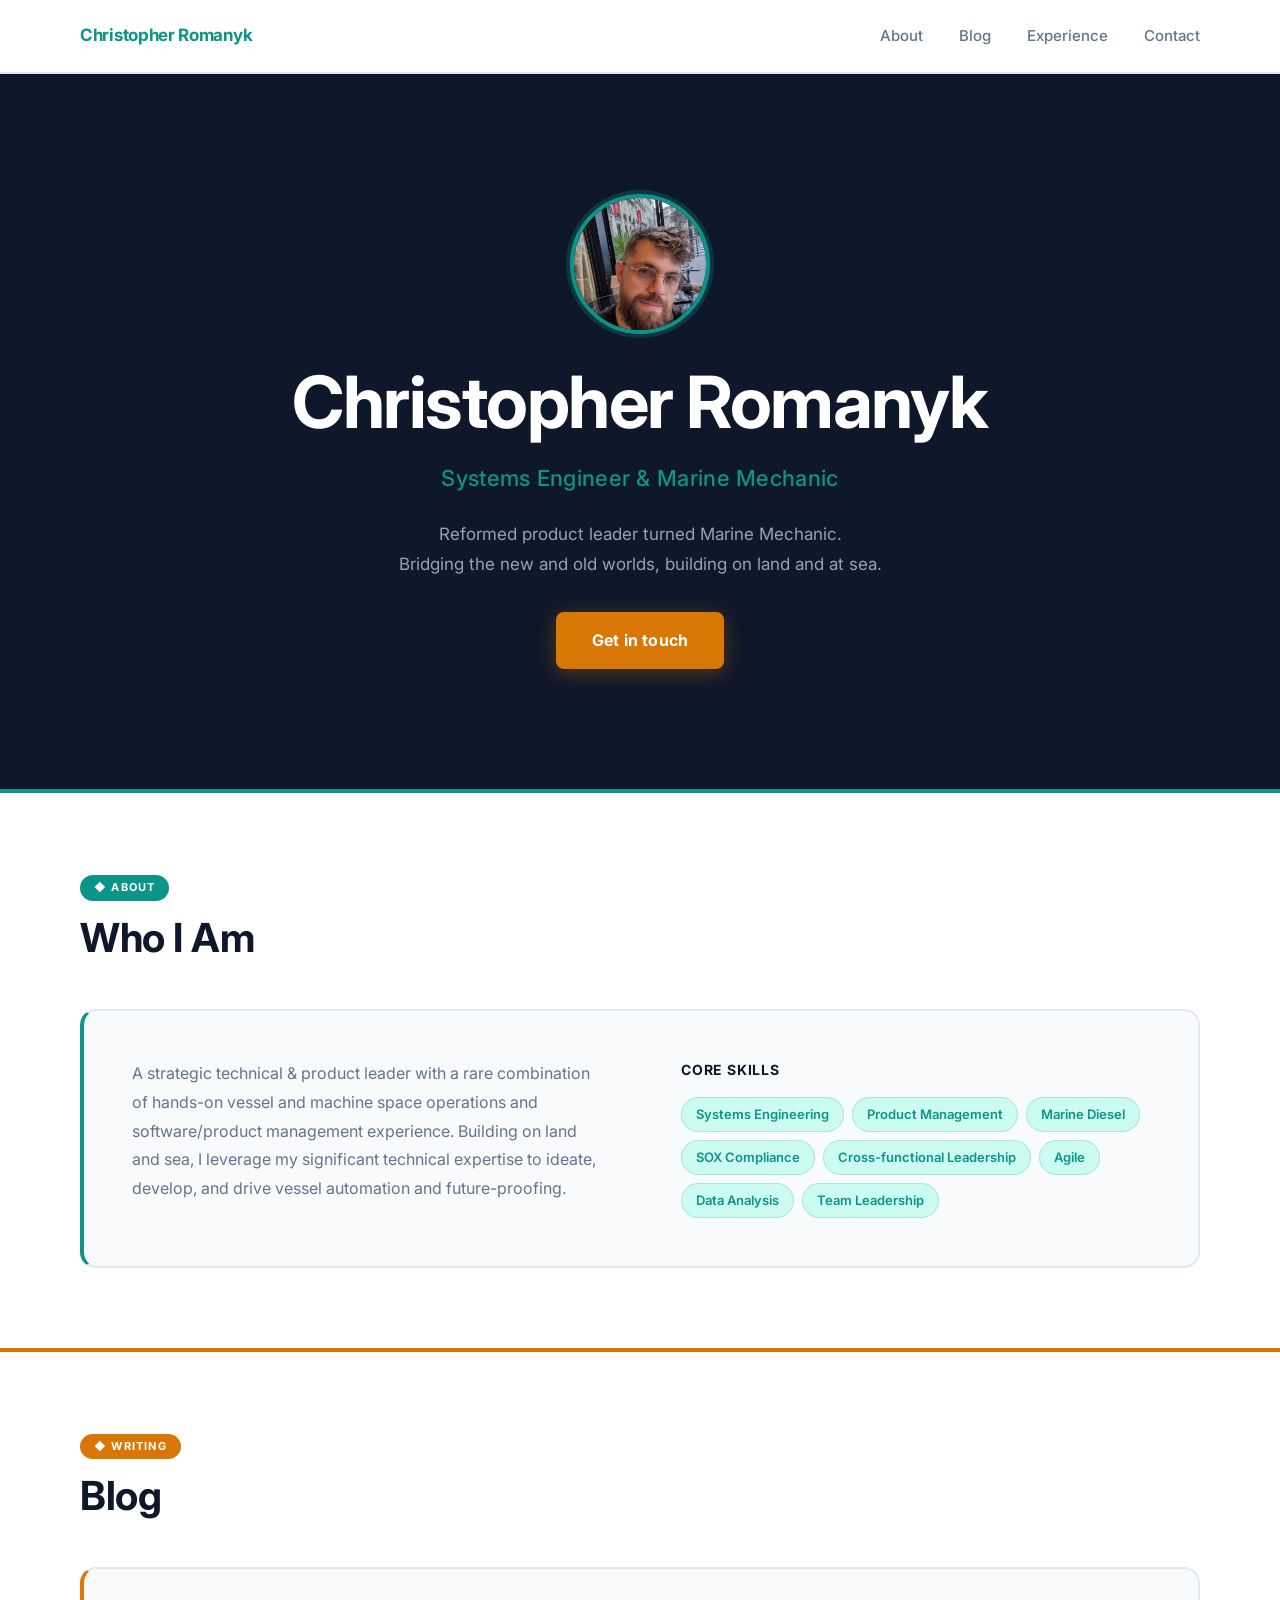
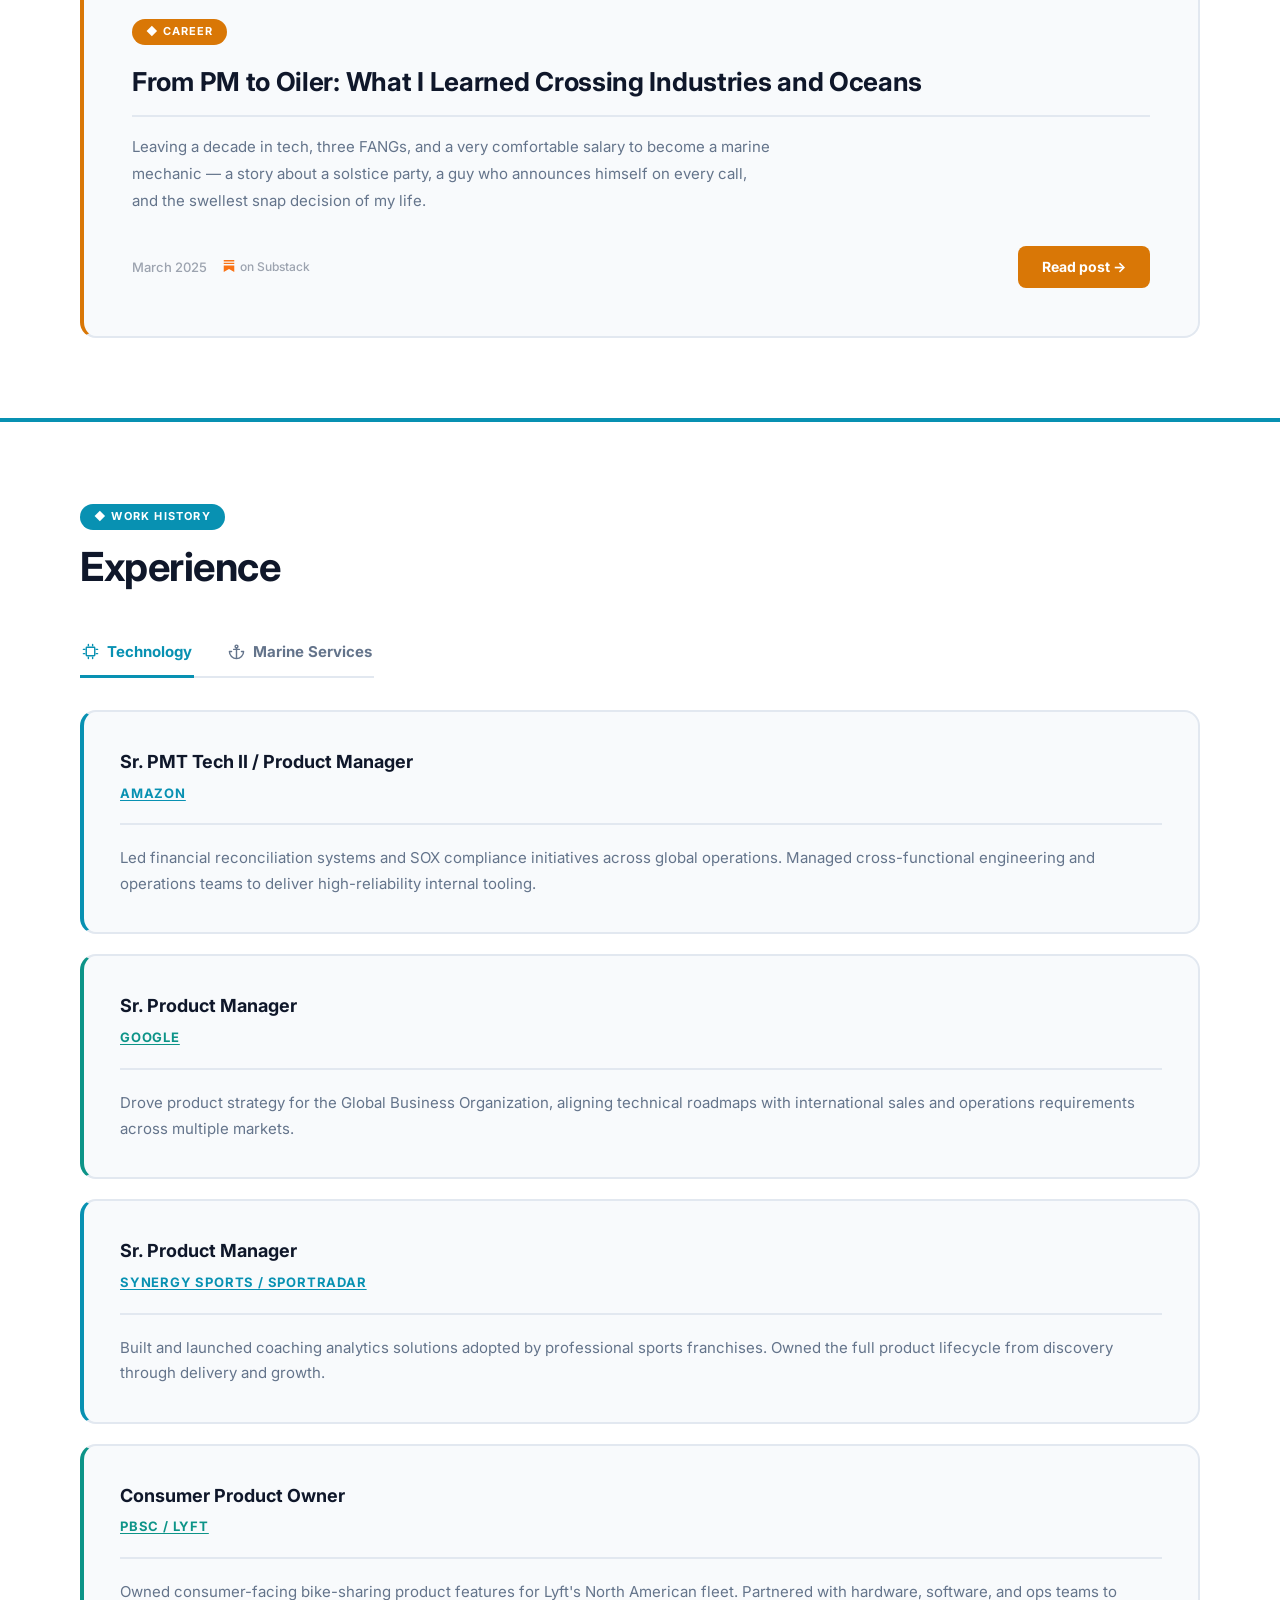
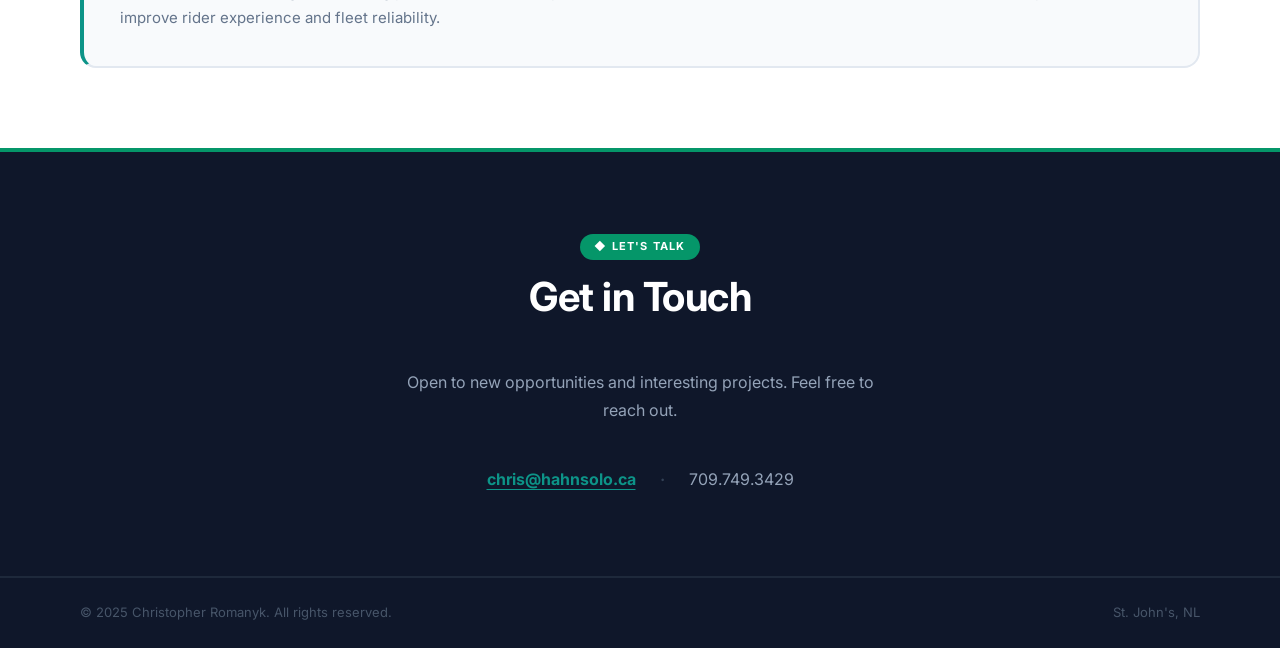
<file: index.html>
<!DOCTYPE html>
<html lang="en">
<head>
  <meta charset="UTF-8" />
  <meta name="viewport" content="width=device-width, initial-scale=1.0" />
  <title>Christopher Romanyk</title>
  <link rel="preconnect" href="https://fonts.googleapis.com" />
  <link rel="preconnect" href="https://fonts.gstatic.com" crossorigin />
  <link href="https://fonts.googleapis.com/css2?family=Inter:wght@400;500;600;700&display=swap" rel="stylesheet" />
  <style>
    *, *::before, *::after { box-sizing: border-box; margin: 0; padding: 0; }
    :root {
      --bg:          #FFFFFF;
      --bg-dark:     #0F172A;
      --text-prim:   #0F172A;
      --text-sec:    #64748B;
      --teal:        #0D9488;
      --teal-light:  #CCFBF1;
      --gold:        #D97706;
      --gold-light:  #FEF3C7;
      --cyan:        #0891B2;
      --emerald:     #059669;
      --border:      #E2E8F0;
      --card-bg:     #F8FAFC;
      --max-w:       1280px;
      --pad-x:       80px;
    }
    html { scroll-behavior: smooth; }
    body { font-family: 'Inter', sans-serif; background: var(--bg); color: var(--text-prim); line-height: 1.6; }

    /* NAV */
    header { position: sticky; top: 0; z-index: 100; background: rgba(255,255,255,0.92); backdrop-filter: blur(12px); -webkit-backdrop-filter: blur(12px); border-bottom: 2px solid var(--border); }
    nav { max-width: var(--max-w); margin: 0 auto; padding: 0 var(--pad-x); height: 72px; display: flex; align-items: center; justify-content: space-between; }
    .nav-logo { font-size: 17px; font-weight: 700; color: var(--teal); text-decoration: none; letter-spacing: -0.3px; }
    .nav-links { display: flex; gap: 36px; list-style: none; }
    .nav-links a { font-size: 15px; font-weight: 500; color: var(--text-sec); text-decoration: none; transition: color 0.2s; }
    .nav-links a:hover { color: var(--teal); }

    /* HERO */
    #hero { background: var(--bg-dark); padding: 120px var(--pad-x); display: flex; flex-direction: column; align-items: center; text-align: center; gap: 20px; }
    .hero-photo { width: 140px; height: 140px; border-radius: 50%; object-fit: cover; object-position: center top; border: 4px solid var(--teal); box-shadow: 0 0 0 4px rgba(13,148,136,0.25); margin-bottom: 8px; }
    .hero-name { font-size: 72px; font-weight: 700; line-height: 1.1; letter-spacing: -1.5px; color: #FFFFFF; }
    .hero-title { font-size: 22px; font-weight: 500; color: var(--teal); letter-spacing: 0.3px; }
    .hero-tagline { font-size: 17px; color: #94A3B8; max-width: 620px; line-height: 1.75; margin-top: 4px; }
    .btn { display: inline-block; margin-top: 12px; padding: 16px 36px; background: var(--gold); color: #fff; font-size: 16px; font-weight: 700; border-radius: 8px; text-decoration: none; letter-spacing: 0.2px; transition: background 0.2s, transform 0.15s, box-shadow 0.2s; box-shadow: 0 4px 20px rgba(217,119,6,0.35); }
    .btn:hover { background: #B45309; transform: translateY(-2px); box-shadow: 0 8px 28px rgba(217,119,6,0.45); }

    /* SECTIONS */
    .section-wrapper { border-top: 4px solid var(--border); padding: 80px 0; }
    .section-wrapper.teal-accent  { border-top-color: var(--teal); }
    .section-wrapper.gold-accent  { border-top-color: var(--gold); }
    .section-wrapper.cyan-accent  { border-top-color: var(--cyan); }
    .section-wrapper.dark-section { background: var(--bg-dark); border-top-color: var(--emerald); }
    .inner { max-width: var(--max-w); margin: 0 auto; padding: 0 var(--pad-x); }
    .section-header { margin-bottom: 48px; }
    .section-label { display: inline-flex; align-items: center; gap: 6px; font-size: 11px; font-weight: 700; color: #FFFFFF; text-transform: uppercase; letter-spacing: 1.2px; padding: 4px 14px; border-radius: 9999px; margin-bottom: 14px; }
    .section-label.teal    { background: var(--teal); }
    .section-label.gold    { background: var(--gold); }
    .section-label.cyan    { background: var(--cyan); }
    .section-label.emerald { background: var(--emerald); }
    .section-heading { font-size: 40px; font-weight: 700; letter-spacing: -0.5px; line-height: 1.15; color: var(--text-prim); }
    .dark-section .section-heading { color: #FFFFFF; }

    /* ABOUT */
    .about-grid { display: grid; grid-template-columns: 1fr 1fr; gap: 80px; align-items: start; border: 2px solid var(--border); border-left: 4px solid var(--teal); border-radius: 16px; padding: 48px; background: var(--card-bg); }
    .about-bio { font-size: 16px; color: var(--text-sec); line-height: 1.8; }
    .skills-label { font-size: 14px; font-weight: 700; color: var(--text-prim); margin-bottom: 16px; text-transform: uppercase; letter-spacing: 0.8px; }
    .skills-grid { display: flex; flex-wrap: wrap; gap: 8px; }
    .chip { display: inline-flex; align-items: center; padding: 6px 14px; background: var(--teal-light); color: var(--teal); font-size: 13px; font-weight: 600; border-radius: 9999px; border: 1px solid rgba(13,148,136,0.2); }

    /* BLOG */
    .blog-card { position: relative; display: block; text-decoration: none; background: var(--card-bg); border: 2px solid var(--border); border-left: 4px solid var(--gold); border-radius: 16px; padding: 48px; overflow: hidden; transition: transform 0.25s ease, box-shadow 0.25s ease; }
    .blog-card:hover { transform: translateY(-4px); box-shadow: 0 16px 48px rgba(217,119,6,0.12); }
    .blog-category { display: inline-flex; align-items: center; gap: 6px; font-size: 11px; font-weight: 700; color: #FFFFFF; background: var(--gold); text-transform: uppercase; letter-spacing: 1px; padding: 4px 14px; border-radius: 9999px; margin-bottom: 20px; }
    .blog-title { font-size: 26px; font-weight: 700; color: var(--text-prim); line-height: 1.3; letter-spacing: -0.3px; margin-bottom: 16px; }
    .blog-divider { height: 2px; background: var(--border); margin-bottom: 16px; }
    .blog-excerpt { font-size: 15px; color: var(--text-sec); line-height: 1.8; margin-bottom: 32px; max-width: 640px; }
    .blog-footer { display: flex; align-items: center; justify-content: space-between; }
    .blog-date { font-size: 13px; color: #9ca3af; font-weight: 500; }
    .blog-read-btn { display: inline-flex; align-items: center; gap: 8px; padding: 10px 24px; background: var(--gold); color: #fff; font-size: 14px; font-weight: 700; border-radius: 8px; text-decoration: none; transition: background 0.2s, transform 0.15s; }
    .blog-read-btn:hover { background: #B45309; transform: translateY(-1px); }
    .blog-substack-badge { display: inline-flex; align-items: center; gap: 5px; font-size: 12px; color: #9ca3af; font-weight: 500; }

    /* EXPERIENCE */
    .cards { display: flex; flex-direction: column; gap: 20px; }
    .card { border: 2px solid var(--border); border-left: 4px solid var(--cyan); border-radius: 16px; padding: 36px; background: var(--card-bg); transition: box-shadow 0.2s, transform 0.2s; }
    .card:hover { box-shadow: 0 8px 32px rgba(8,145,178,0.1); transform: translateY(-2px); }
    .card:nth-child(even) { border-left-color: var(--teal); }
    .card-role { font-size: 18px; font-weight: 700; color: var(--text-prim); margin-bottom: 6px; }
    .card-company { font-size: 13px; font-weight: 700; color: var(--cyan); text-transform: uppercase; letter-spacing: 0.8px; margin-bottom: 20px; }
    .card:nth-child(even) .card-company { color: var(--teal); }
    .card-divider { height: 2px; background: var(--border); margin-bottom: 20px; }
    .card-desc { font-size: 15px; color: var(--text-sec); line-height: 1.7; }
    /* EXPERIENCE TABS */
    .exp-tabs { display: inline-flex; gap: 32px; border-bottom: 2px solid var(--border); margin-bottom: 32px; }
    .exp-tab { display: inline-flex; align-items: center; gap: 8px; font-family: inherit; font-size: 15px; font-weight: 700; padding: 4px 2px 14px; margin-bottom: -2px; color: #64748B; background: none; border: 0; border-bottom: 3px solid transparent; cursor: pointer; transition: color 0.2s, border-color 0.2s; }
    .exp-tab svg { width: 17px; height: 17px; }
    .exp-tab:hover { color: var(--text-prim); }
    .exp-tab.active { color: var(--cyan); border-bottom-color: var(--cyan); }
    .exp-group[hidden] { display: none; }
    @media (max-width: 600px) { .exp-tabs { gap: 20px; } .exp-tab { font-size: 14px; } }

    /* CONTACT */
    .dark-section .inner { display: flex; flex-direction: column; align-items: center; text-align: center; }
    .contact-sub { font-size: 16px; color: #94A3B8; max-width: 500px; line-height: 1.75; margin-bottom: 40px; }
    .contact-links { display: flex; align-items: center; gap: 24px; }
    .contact-links a { font-size: 16px; font-weight: 700; color: var(--teal); text-decoration: underline; text-underline-offset: 4px; transition: color 0.2s; }
    .contact-links a:hover { color: #5EEAD4; }
    .contact-sep { color: #334155; font-size: 20px; }
    .contact-phone { font-size: 16px; color: #94A3B8; }

    /* FOOTER */
    footer { border-top: 2px solid #1E293B; height: 72px; display: flex; align-items: center; background: var(--bg-dark); }
    .footer-inner { max-width: var(--max-w); margin: 0 auto; padding: 0 var(--pad-x); width: 100%; display: flex; justify-content: space-between; align-items: center; }
    footer span { font-size: 13px; color: #475569; }

    /* RESPONSIVE */
    @media (max-width: 900px) { :root { --pad-x: 24px; } .hero-name { font-size: 48px; } .about-grid { grid-template-columns: 1fr; gap: 40px; padding: 32px; } }
    @media (max-width: 600px) { .hero-name { font-size: 36px; } .hero-title { font-size: 18px; } .hero-tagline { font-size: 15px; } nav { padding: 0 24px; } .nav-links { gap: 20px; } #hero { padding: 80px 24px; } .blog-card { padding: 32px 24px; } }
  </style>
</head>
<body>

  <header>
    <nav>
      <a class="nav-logo" href="#">Christopher Romanyk</a>
      <ul class="nav-links">
        <li><a href="#about">About</a></li>
        <li><a href="#blog">Blog</a></li>
        <li><a href="#experience">Experience</a></li>
        <li><a href="#contact">Contact</a></li>
      </ul>
    </nav>
  </header>

  <section id="hero">
    <img class="hero-photo" src="assets/photo.png" alt="Christopher Romanyk" />
    <h1 class="hero-name">Christopher Romanyk</h1>
    <p class="hero-title">Systems Engineer &amp; Marine Mechanic</p>
    <p class="hero-tagline">Reformed product leader turned Marine Mechanic.<br>Bridging the new and old worlds, building on land and at sea.</p>
    <a class="btn" href="#contact">Get in touch</a>
  </section>

  <div class="section-wrapper teal-accent" id="about">
    <div class="inner">
      <div class="section-header">
        <div class="section-label teal">&#9670; About</div>
        <h2 class="section-heading">Who I Am</h2>
      </div>
      <div class="about-grid">
        <p class="about-bio">A strategic technical &amp; product leader with a rare combination of hands-on vessel and machine space operations and software/product management experience. Building on land and sea, I leverage my significant technical expertise to ideate, develop, and drive vessel automation and future-proofing.</p>
        <div>
          <p class="skills-label">Core Skills</p>
          <div class="skills-grid">
            <span class="chip">Systems Engineering</span>
            <span class="chip">Product Management</span>
            <span class="chip">Marine Diesel</span>
            <span class="chip">SOX Compliance</span>
            <span class="chip">Cross-functional Leadership</span>
            <span class="chip">Agile</span>
            <span class="chip">Data Analysis</span>
            <span class="chip">Team Leadership</span>
          </div>
        </div>
      </div>
    </div>
  </div>

  <div class="section-wrapper gold-accent" id="blog">
    <div class="inner">
      <div class="section-header">
        <div class="section-label gold">&#9670; Writing</div>
        <h2 class="section-heading">Blog</h2>
      </div>
      <div class="cards">
        <article class="blog-card">
          <span class="blog-category">&#9670; Career</span>
          <h3 class="blog-title">From PM to Oiler: What I Learned Crossing Industries and Oceans</h3>
          <div class="blog-divider"></div>
          <p class="blog-excerpt">Leaving a decade in tech, three FANGs, and a very comfortable salary to become a marine mechanic — a story about a solstice party, a guy who announces himself on every call, and the swellest snap decision of my life.</p>
          <div class="blog-footer">
            <div>
              <span class="blog-date">March 2025</span>
              <span class="blog-substack-badge" style="margin-left:12px;">
                <svg width="12" height="12" viewBox="0 0 24 24" fill="#f97316"><path d="M22.539 8.242H1.46V5.406h21.08v2.836zM1.46 10.812V24L12 18.11 22.54 24V10.812H1.46zM22.54 0H1.46v2.836h21.08V0z"/></svg>
                on Substack
              </span>
            </div>
            <a class="blog-read-btn" href="https://chrishahn3.substack.com/p/from-pm-to-oiler" target="_blank" rel="noopener">Read post &#8594;</a>
          </div>
        </article>
      </div>
    </div>
  </div>

  <div class="section-wrapper cyan-accent" id="experience">
    <div class="inner">
      <div class="section-header">
        <div class="section-label cyan">&#9670; Work History</div>
        <h2 class="section-heading">Experience</h2>
      </div>
      <div class="exp-tabs" role="tablist" aria-label="Experience domains">
        <button class="exp-tab active" id="tab-tech" role="tab" aria-selected="true" aria-controls="panel-tech" data-target="tech">
          <svg viewBox="0 0 24 24" fill="none" stroke="currentColor" stroke-width="2" stroke-linecap="round" stroke-linejoin="round" aria-hidden="true"><rect x="6" y="6" width="12" height="12" rx="1"/><path d="M9 2v2M15 2v2M9 20v2M15 20v2M2 9h2M2 15h2M20 9h2M20 15h2"/></svg>
          Technology
        </button>
        <button class="exp-tab" id="tab-marine" role="tab" aria-selected="false" aria-controls="panel-marine" data-target="marine">
          <svg viewBox="0 0 24 24" fill="none" stroke="currentColor" stroke-width="2" stroke-linecap="round" stroke-linejoin="round" aria-hidden="true"><circle cx="12" cy="5" r="2"/><path d="M12 22V7M5 12H2a10 10 0 0 0 20 0h-3M8 9h8"/></svg>
          Marine Services
        </button>
      </div>

      <div class="cards exp-group" id="panel-tech" role="tabpanel" aria-labelledby="tab-tech" data-group="tech">
        <article class="card">
          <p class="card-role">Sr. PMT Tech II / Product Manager</p>
          <p class="card-company"><a href="https://www.amazon.ca/gp/help/customer/display.html?nodeId=200127470" target="_blank" rel="noopener" style="color:inherit;text-decoration:underline;text-underline-offset:2px;">Amazon</a></p>
          <div class="card-divider"></div>
          <p class="card-desc">Led financial reconciliation systems and SOX compliance initiatives across global operations. Managed cross-functional engineering and operations teams to deliver high-reliability internal tooling.</p>
        </article>
        <article class="card">
          <p class="card-role">Sr. Product Manager</p>
          <p class="card-company"><a href="https://www.google.com/" target="_blank" rel="noopener" style="color:inherit;text-decoration:underline;text-underline-offset:2px;">Google</a></p>
          <div class="card-divider"></div>
          <p class="card-desc">Drove product strategy for the Global Business Organization, aligning technical roadmaps with international sales and operations requirements across multiple markets.</p>
        </article>
        <article class="card">
          <p class="card-role">Sr. Product Manager</p>
          <p class="card-company"><a href="https://sportradar.com/" target="_blank" rel="noopener" style="color:inherit;text-decoration:underline;text-underline-offset:2px;">Synergy Sports / SportRadar</a></p>
          <div class="card-divider"></div>
          <p class="card-desc">Built and launched coaching analytics solutions adopted by professional sports franchises. Owned the full product lifecycle from discovery through delivery and growth.</p>
        </article>
        <article class="card">
          <p class="card-role">Consumer Product Owner</p>
          <p class="card-company"><a href="https://lyfturbansolutions.com/" target="_blank" rel="noopener" style="color:inherit;text-decoration:underline;text-underline-offset:2px;">PBSC / Lyft</a></p>
          <div class="card-divider"></div>
          <p class="card-desc">Owned consumer-facing bike-sharing product features for Lyft's North American fleet. Partnered with hardware, software, and ops teams to improve rider experience and fleet reliability.</p>
        </article>
      </div>

      <div class="cards exp-group" id="panel-marine" role="tabpanel" aria-labelledby="tab-marine" data-group="marine" hidden>
        <article class="card">
          <p class="card-role">Engine &#8212; MA / ERR</p>
          <p class="card-company"><a href="https://seafarers.ca/" target="_blank" rel="noopener" style="color:inherit;text-decoration:underline;text-underline-offset:2px;">SIU</a></p>
          <div class="card-divider"></div>
          <p class="card-desc">Active Quebec hall member taking relief MA/ERR job calls. Support engineers and engine crew through light-to-heavy maintenance, and work independently in the engine room managing tank and equipment fuel levels while handling organization and housekeeping as required.</p>
        </article>
        <article class="card">
          <p class="card-role">Relief Oiler / Engine Cadet</p>
          <p class="card-company"><a href="https://www.gov.nl.ca/ti/ferryservices/" target="_blank" rel="noopener" style="color:inherit;text-decoration:underline;text-underline-offset:2px;">NL Marine Services &#8212; Transportation &amp; Infrastructure</a></p>
          <div class="card-divider"></div>
          <p class="card-desc">Completed cadetship and sea-time requirements toward my ERR ticket. Post-cadetship, I've maintained relief/casual employment as an Oiler across various ferry runs.</p>
        </article>
        <article class="card">
          <p class="card-role">Ordinary Seaman (OS)</p>
          <p class="card-company"><a href="https://www.msc.com/" target="_blank" rel="noopener" style="color:inherit;text-decoration:underline;text-underline-offset:2px;">MSC</a></p>
          <div class="card-divider"></div>
          <p class="card-desc">Worked on deck performing general deck duties, including assisting with cargo operations, line handling, maintenance (painting and chipping), and other duties as required.</p>
        </article>
      </div>
    </div>
  </div>

  <div class="section-wrapper dark-section" id="contact">
    <div class="inner">
      <div class="section-header">
        <div class="section-label emerald">&#9670; Let's Talk</div>
        <h2 class="section-heading">Get in Touch</h2>
      </div>
      <p class="contact-sub">Open to new opportunities and interesting projects. Feel free to reach out.</p>
      <div class="contact-links">
        <a href="mailto:chris@hahnsolo.ca">chris@hahnsolo.ca</a>
        <span class="contact-sep">&#183;</span>
        <span class="contact-phone">709.749.3429</span>
      </div>
    </div>
  </div>

  <footer>
    <div class="footer-inner">
      <span>&#169; 2025 Christopher Romanyk. All rights reserved.</span>
      <span>St. John's, NL</span>
    </div>
  </footer>

  <script>
    (function () {
      var tabs = document.querySelectorAll('.exp-tab');
      var groups = document.querySelectorAll('.exp-group');
      tabs.forEach(function (tab) {
        tab.addEventListener('click', function () {
          var target = tab.getAttribute('data-target');
          tabs.forEach(function (t) {
            var on = t === tab;
            t.classList.toggle('active', on);
            t.setAttribute('aria-selected', on ? 'true' : 'false');
          });
          groups.forEach(function (g) {
            g.hidden = g.getAttribute('data-group') !== target;
          });
        });
      });
    })();
  </script>
</body>
</html>
</file>
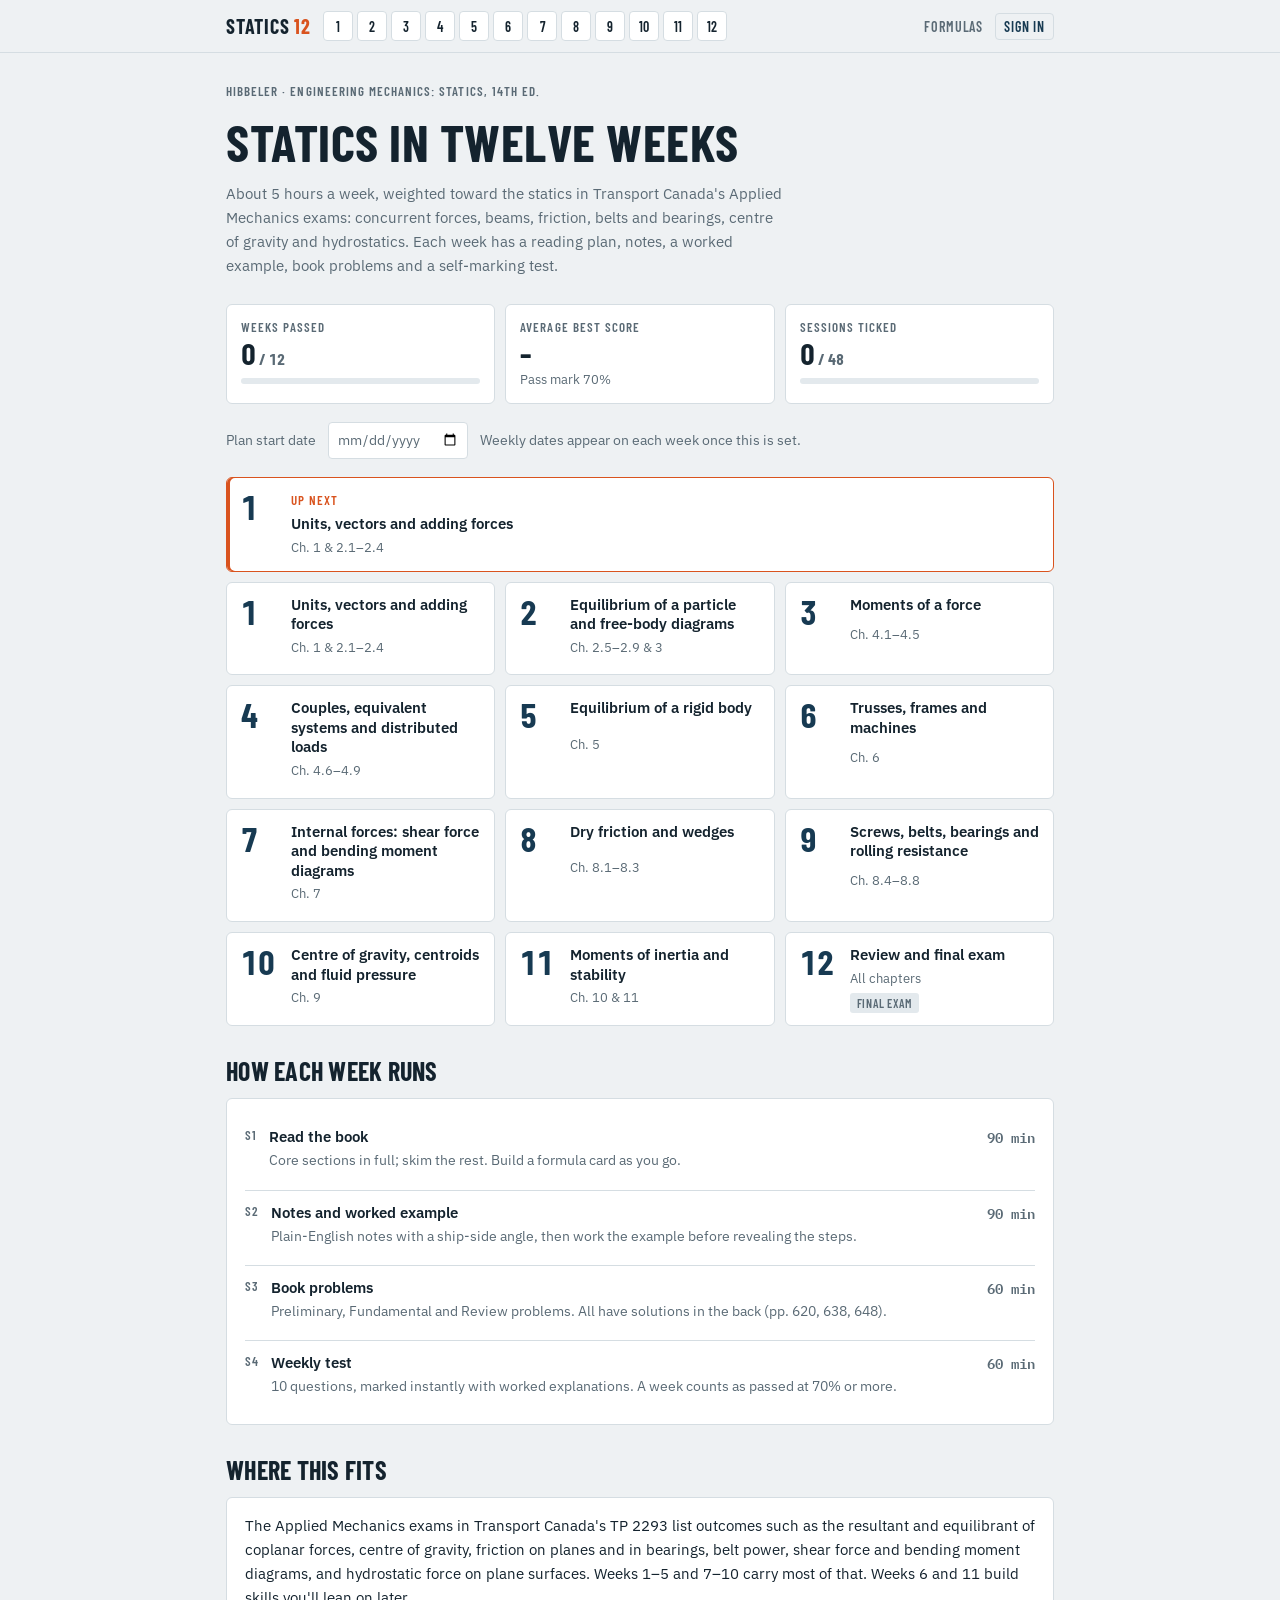
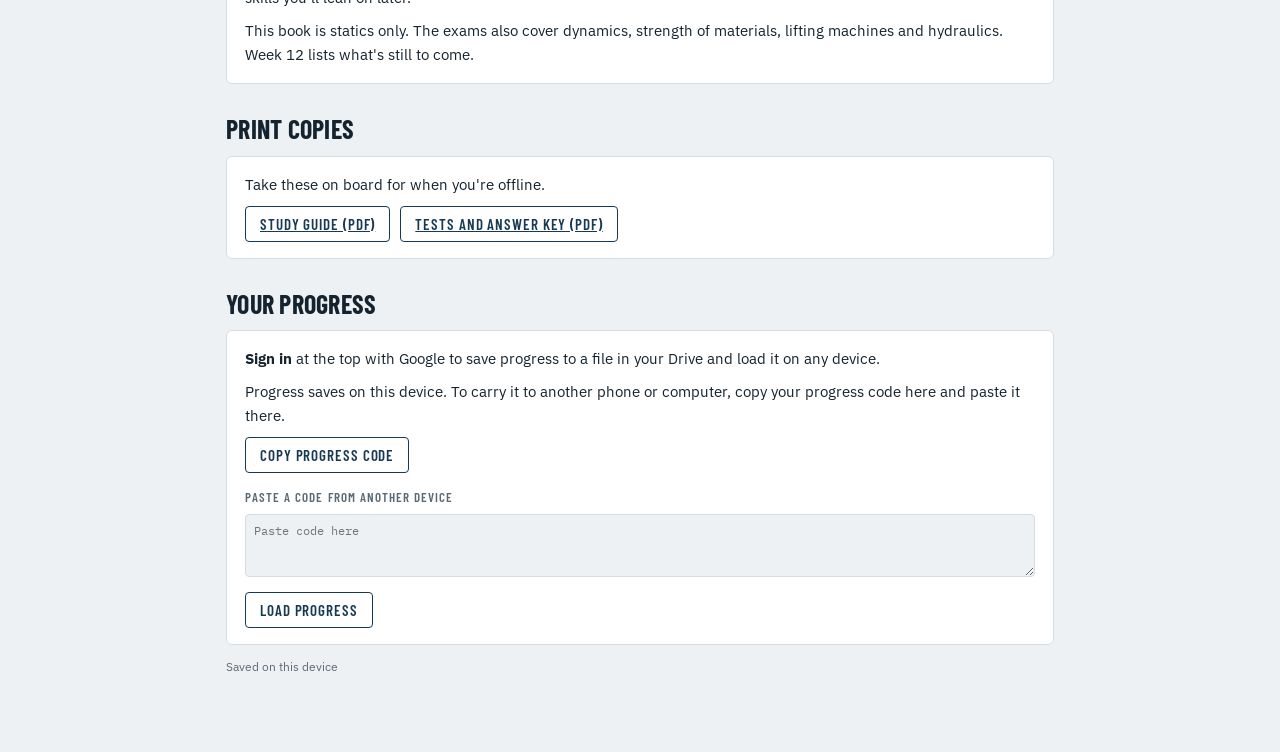
<file: statics/index.html>
<!doctype html>
<html lang="en"><head><meta charset="utf-8"><meta name="viewport" content="width=device-width,initial-scale=1,viewport-fit=cover">
<style>[hidden]{display:none!important}img{max-width:100%}</style></head><body>
<title>Hibbeler Statics Course</title>
<link rel="preconnect" href="https://fonts.googleapis.com">
<link rel="preconnect" href="https://fonts.gstatic.com" crossorigin>
<link rel="stylesheet" href="https://fonts.googleapis.com/css2?family=Barlow+Condensed:wght@500;600;700&family=IBM+Plex+Sans:ital,wght@0,400;0,500;0,600;1,400&family=IBM+Plex+Mono:wght@400;500&display=swap">
<style>
/* Layout: a single-column logbook. Sticky week bar, tabbed week pages, and stencil-style labels borrowed from hull and deck markings. */
:root{
  --bg:#eef1f3; --panel:#ffffff; --ink:#14232e; --muted:#5a6a75; --line:#d5dde2;
  --navy:#173a52; --signal:#d9531e; --signal-soft:#fbe6dc; --ok:#1f7a4d; --ok-soft:#dcf1e5; --bad:#b3261e; --bad-soft:#f8e0de;
  --chip:#e3e9ed; --code:#f3f6f8;
  --display:"Barlow Condensed","Arial Narrow",Arial,sans-serif;
  --body:"IBM Plex Sans",-apple-system,"Segoe UI",Roboto,sans-serif;
  --mono:"IBM Plex Mono",ui-monospace,Menlo,Consolas,monospace;
}
@media (prefers-color-scheme: dark){:root:not([data-theme="light"]){
  --bg:#0e171d; --panel:#16232c; --ink:#e4ecf1; --muted:#9aacb8; --line:#2a3b47;
  --navy:#8fc1e3; --signal:#f07a45; --signal-soft:#3a2219; --ok:#5cc58f; --ok-soft:#16301f; --bad:#f08a80; --bad-soft:#3a1c1a;
  --chip:#22323d; --code:#1b2a34; color-scheme:dark }}
:root[data-theme="dark"]{
  --bg:#0e171d; --panel:#16232c; --ink:#e4ecf1; --muted:#9aacb8; --line:#2a3b47;
  --navy:#8fc1e3; --signal:#f07a45; --signal-soft:#3a2219; --ok:#5cc58f; --ok-soft:#16301f; --bad:#f08a80; --bad-soft:#3a1c1a;
  --chip:#22323d; --code:#1b2a34; color-scheme:dark }
*{box-sizing:border-box}
body{background:var(--bg);color:var(--ink);font:15px/1.6 var(--body);margin:0}
.wrap{max-width:860px;margin:0 auto;padding-inline:16px;padding-block:0 64px}
a{color:var(--navy)}
button,input,select{font:inherit;color:inherit}
:focus-visible{outline:2px solid var(--signal);outline-offset:2px}
h1,h2,h3{font-family:var(--display);font-weight:700;letter-spacing:.01em;line-height:1.15;text-wrap:balance;margin:0}
.label{font-family:var(--display);font-weight:600;text-transform:uppercase;letter-spacing:.08em;font-size:13px;color:var(--muted)}
sub,sup{font-size:.72em;line-height:0}

/* top bar */
.top{position:sticky;top:env(safe-area-inset-top,0px);z-index:5;background:var(--bg);border-bottom:1px solid var(--line)}
.top .wrap{display:flex;align-items:center;gap:12px;padding-block:10px}
.brand{font-family:var(--display);font-weight:700;font-size:20px;letter-spacing:.04em;text-transform:uppercase;text-decoration:none;color:var(--ink);white-space:nowrap}
.brand b{color:var(--signal)}
.weeks{display:flex;gap:4px;overflow-x:auto;flex:1;min-width:0;scrollbar-width:none}
.weeks::-webkit-scrollbar{display:none}
.wk{flex:none;width:30px;height:30px;border-radius:4px;border:1px solid var(--line);background:var(--panel);font:600 14px var(--display);cursor:pointer;display:grid;place-items:center;color:var(--ink);text-decoration:none}
.wk.done{background:var(--ok);border-color:var(--ok);color:var(--panel)}
.wk.cur{border-color:var(--signal);box-shadow:inset 0 0 0 1px var(--signal)}
.toplink{font:600 14px var(--display);text-transform:uppercase;letter-spacing:.06em;text-decoration:none;color:var(--muted);white-space:nowrap}

/* home */
.hero{padding-block:28px 8px;display:grid;gap:10px}
.hero h1{font-size:clamp(34px,7vw,52px);text-transform:uppercase}
.hero p{margin:0;max-width:62ch;color:var(--muted)}
.stats{display:grid;grid-template-columns:repeat(auto-fit,minmax(150px,1fr));gap:10px;margin-block:18px}
.stat{background:var(--panel);border:1px solid var(--line);border-radius:6px;padding:12px 14px}
.stat .v{font:700 30px/1.1 var(--display);font-variant-numeric:tabular-nums}
.stat .v small{font-size:16px;color:var(--muted)}
.bar{height:6px;background:var(--chip);border-radius:3px;overflow:hidden;margin-top:8px}
.bar i{display:block;height:100%;background:var(--signal)}
.startrow{display:flex;flex-wrap:wrap;align-items:center;gap:8px 12px;margin-block:4px 18px;font-size:14px;color:var(--muted)}
.startrow input{background:var(--panel);border:1px solid var(--line);border-radius:4px;padding:5px 8px}
.grid{display:grid;grid-template-columns:repeat(auto-fill,minmax(250px,1fr));gap:10px}
.card{display:grid;grid-template-columns:auto 1fr;gap:4px 12px;align-items:start;background:var(--panel);border:1px solid var(--line);border-radius:6px;padding:12px 14px;text-decoration:none;color:var(--ink)}
.card:hover{border-color:var(--navy)}
.card .num{font:700 34px/1 var(--display);color:var(--navy);grid-row:span 3;min-width:38px;font-variant-numeric:tabular-nums}
.card .t{font-weight:600;line-height:1.3}
.card .c{font-size:13px;color:var(--muted)}
.card.now{border-color:var(--signal);box-shadow:inset 3px 0 0 var(--signal)}
.chips{display:flex;flex-wrap:wrap;gap:6px}
.chip{display:inline-block;font:600 12px/1 var(--display);letter-spacing:.06em;text-transform:uppercase;padding:4px 7px;border-radius:3px;background:var(--chip);color:var(--muted)}
.chip.ok{background:var(--ok-soft);color:var(--ok)}
.chip.go{background:var(--signal-soft);color:var(--signal)}
.chip.core{background:var(--navy);color:var(--panel)}
.section{margin-block:30px 0;display:grid;gap:12px}
.section h2{font-size:26px;text-transform:uppercase}
.panel{background:var(--panel);border:1px solid var(--line);border-radius:6px;padding:16px 18px}
.panel p{margin:0 0 .6em}
.panel p:last-child{margin-bottom:0}
.sessions{display:grid;gap:8px;counter-reset:s}
.srow{display:grid;grid-template-columns:auto 1fr auto;gap:12px;align-items:start;padding:10px 0;border-top:1px solid var(--line)}
.srow:first-child{border-top:0}
.srow .time{font:600 14px var(--mono);color:var(--muted);white-space:nowrap}
.srow .k{font-weight:600}
.srow .d{font-size:14px;color:var(--muted)}

/* week page */
.whead{padding-block:22px 6px;display:grid;gap:6px}
.whead h1{font-size:clamp(28px,5.5vw,40px)}
.tabs{display:flex;gap:2px;border-bottom:2px solid var(--line);margin-block:14px 18px;overflow-x:auto;scrollbar-width:none}
.tabs::-webkit-scrollbar{display:none}
.tab{flex:none;background:none;border:0;padding:8px 12px;font:600 16px var(--display);letter-spacing:.06em;text-transform:uppercase;color:var(--muted);cursor:pointer;border-bottom:3px solid transparent;margin-bottom:-2px}
.tab[aria-selected="true"]{color:var(--ink);border-bottom-color:var(--signal)}
.stack{display:grid;gap:14px}
ul.obj{margin:0;padding-left:20px}
ul.obj li{margin-block:3px}
table{border-collapse:collapse;width:100%;font-size:14px}
.tablewrap{overflow-x:auto}
th,td{text-align:left;padding:8px 10px;border-bottom:1px solid var(--line);vertical-align:top}
th{font:600 13px var(--display);letter-spacing:.08em;text-transform:uppercase;color:var(--muted)}
td.mono,.mono{font-family:var(--mono);font-size:13px}
.check{display:flex;gap:10px;align-items:flex-start;cursor:pointer}
.check input{width:18px;height:18px;margin-top:3px;accent-color:var(--ok);flex:none}
.note h3{font-size:20px;margin-bottom:4px}
.formula td:last-child{font-family:var(--mono);font-size:13.5px;white-space:nowrap}
.marine{border-left:4px solid var(--signal);background:var(--signal-soft);border-radius:0 6px 6px 0;padding:12px 16px}
.marine .label{color:var(--signal)}
.marine p{margin:4px 0 0}
.steps{display:grid;gap:8px;margin:0;padding:0;list-style:none;counter-reset:st}
.steps li{counter-increment:st;display:grid;grid-template-columns:28px 1fr;gap:8px;background:var(--code);border-radius:4px;padding:8px 10px}
.steps li::before{content:counter(st);font:700 18px/1.3 var(--display);color:var(--navy)}
.btn{display:inline-flex;align-items:center;gap:6px;border:1px solid var(--navy);background:var(--navy);color:var(--panel);border-radius:4px;padding:8px 14px;font:600 15px var(--display);letter-spacing:.06em;text-transform:uppercase;cursor:pointer}
.btn.ghost{background:transparent;color:var(--navy)}
.btn:disabled{opacity:.45;cursor:not-allowed}
.answer{border:1px solid var(--ok);background:var(--ok-soft);border-radius:4px;padding:10px 12px}
.row{display:flex;flex-wrap:wrap;gap:10px;align-items:center}

/* test */
.q{display:grid;gap:10px;padding:16px 18px;background:var(--panel);border:1px solid var(--line);border-radius:6px}
.q.right{border-color:var(--ok);box-shadow:inset 4px 0 0 var(--ok)}
.q.wrong{border-color:var(--bad);box-shadow:inset 4px 0 0 var(--bad)}
.qn{font:700 15px var(--display);letter-spacing:.06em;color:var(--signal)}
.opts{display:grid;gap:6px}
.opt{display:flex;gap:10px;align-items:flex-start;border:1px solid var(--line);border-radius:4px;padding:8px 10px;cursor:pointer}
.opt input{margin-top:4px;accent-color:var(--navy);flex:none}
.opt.is-right{border-color:var(--ok);background:var(--ok-soft)}
.opt.is-picked-wrong{border-color:var(--bad);background:var(--bad-soft)}
.numin{display:flex;gap:8px;align-items:center;flex-wrap:wrap}
.numin input{width:150px;max-width:100%;background:var(--bg);border:1px solid var(--line);border-radius:4px;padding:8px 10px;font-family:var(--mono)}
.numin .u{font-family:var(--mono);color:var(--muted)}
.fb{font-size:14px;border-top:1px dashed var(--line);padding-top:10px}
.fb b.r{color:var(--ok)} .fb b.w{color:var(--bad)}
.score{scroll-margin-top:70px;display:flex;flex-wrap:wrap;gap:14px 24px;align-items:center;padding:16px 18px;border-radius:6px;background:var(--panel);border:2px solid var(--navy)}
.score .big{font:700 44px/1 var(--display);font-variant-numeric:tabular-nums}
.score.pass{border-color:var(--ok)} .score.pass .big{color:var(--ok)}
.score.fail{border-color:var(--signal)} .score.fail .big{color:var(--signal)}
.hint{font-size:13px;color:var(--muted)}
.sync{font-size:12px;color:var(--muted)}
.pager{display:flex;justify-content:space-between;gap:10px;margin-top:28px}

/* lesson */
.lesson{scroll-margin-top:64px}
.lesson .lt{font-size:24px;margin-bottom:6px}
.lesson .panel p{max-width:62ch}
.eq{font-family:var(--mono);font-size:14px;background:var(--code);border-radius:4px;padding:8px 10px;display:block}
.slip{border-left:3px solid var(--signal);padding-left:10px;color:var(--muted);font-size:14px}
.ladder{display:flex;flex-wrap:wrap;align-items:center;gap:6px;font-family:var(--mono);font-size:14px;margin-block:4px 10px}
.ladder span{background:var(--navy);color:var(--panel);padding:3px 8px;border-radius:3px}
.ladder i{font-style:normal;color:var(--muted)}
ol.mini,ul.mini{margin:0 0 .6em;padding-left:20px} .mini li{margin-block:3px}
.lprog{display:flex;flex-wrap:wrap;gap:8px 14px;align-items:center;justify-content:space-between}
.dots{display:flex;gap:6px;flex-wrap:wrap}
.dot{width:14px;height:14px;border-radius:50%;border:2px solid var(--line);background:var(--panel);cursor:pointer;padding:0}
.dot.ok{background:var(--ok);border-color:var(--ok)}
.dot.on{border-color:var(--signal);box-shadow:0 0 0 2px var(--signal-soft)}
.fig{width:100%;max-width:440px;height:auto;display:block;margin:8px auto 0}
.fig .ax{stroke:var(--line);stroke-width:1.5}
.fig .guide{stroke:var(--muted);stroke-width:1;stroke-dasharray:4 4;fill:none}
.fig .arc{stroke:var(--muted);stroke-width:1.5;fill:none}
.fig .lbl{fill:var(--ink);font:600 14px var(--body)} .fig .sm{font-size:12px;fill:var(--muted)}
.fig .box{fill:var(--code);stroke:var(--line)} .fig .tri{fill:var(--code);stroke:var(--muted);stroke-width:1.5}
.fig .vF{stroke:var(--signal)} .fig .vF-h{fill:var(--signal)}
.fig .vX{stroke:var(--navy)} .fig .vX-h{fill:var(--navy)}
.fig .vY{stroke:var(--ok)} .fig .vY-h{fill:var(--ok)}
.fig .vE{stroke:var(--bad);stroke-dasharray:6 4} .fig .vE-h{fill:var(--bad)}
.fig .cxs{fill:var(--navy)} .fig .cys{fill:var(--ok)} .fig .ceq{fill:var(--bad)}
.wid{display:grid;gap:10px}
.ctl{display:grid;gap:8px}
.ctl label{display:grid;grid-template-columns:90px 1fr 64px;align-items:center;gap:10px;font:600 14px var(--display);letter-spacing:.04em;text-transform:uppercase;color:var(--muted)}
.ctl input{width:100%;accent-color:var(--signal)}
.ctl b{font:500 13px var(--mono);color:var(--ink);text-align:right}
.read{display:grid;gap:4px;font-family:var(--mono);font-size:13.5px;background:var(--code);border-radius:4px;padding:8px 10px}
.read .cx b{color:var(--navy)} .read .cy b{color:var(--ok)} .read .ceq b{color:var(--bad)}
.guided .gstep{border-top:1px solid var(--line);padding-top:10px;margin-top:10px;display:grid;gap:8px}
.lnav{justify-content:flex-start}
@media (max-width:520px){.brand span{display:none}.srow{grid-template-columns:auto 1fr}.srow .time{grid-column:2}}
@media (prefers-reduced-motion:no-preference){.q,.card{transition:border-color .15s}}
</style>

<header class="top"><div class="wrap">
  <a class="brand" href="#home">Statics<span> <b>12</b></span></a>
  <nav class="weeks" id="weekbar" aria-label="Weeks"></nav>
  <a class="toplink" href="#formulas">Formulas</a><button class="toplink drivebtn" id="drivebtn" type="button">Sign in</button>
</div></header>
<main class="wrap" id="app"></main>

<script type="application/json" id="course-data">{"weeks":[{"n":1,"title":"Units, vectors and adding forces","chapter":"Ch. 1 & 2.1–2.4","readings":[{"sec":"1.1–1.6","title":"General principles, units, numerical work","pages":"book pp. 3–16 (PDF pp. 25–38)","depth":"core"},{"sec":"2.1–2.3","title":"Scalars, vectors, parallelogram law","pages":"book pp. 17–32 (PDF pp. 39–54)","depth":"core"},{"sec":"2.4","title":"Adding a system of coplanar forces","pages":"book pp. 33–43 (PDF pp. 55–65)","depth":"core"}],"objectives":["Work in SI units and prefixes, and convert mass to weight with W = mg","Add two forces with the parallelogram law, using the cosine and sine rules","Resolve any force into x and y components, including 3-4-5 slopes","Find the resultant and the equilibrant of a set of coplanar forces"],"notes":[{"h":"What statics is","p":"Statics is the study of bodies that are at rest or moving at constant velocity, so the acceleration is zero. Every problem in this book comes down to one idea: <b>the forces on a body balance<\/b>. This week you learn to add forces correctly. Everything after this builds on that."},{"h":"Newton's laws and weight","p":"1st law: with no unbalanced force, a body stays at rest or keeps moving in a straight line. 2nd law: F = ma. 3rd law: action and reaction are equal and opposite. Weight is the force gravity puts on a mass: <b>W = mg<\/b>, with g = 9.81 m/s². A 1 kg mass weighs 9.81 N. A 1 tonne (1 Mg) mass weighs 9.81 kN."},{"h":"SI units and prefixes","p":"The newton is a derived unit: 1 N = 1 kg·m/s². Prefixes go in steps of 1000: kilo (k, 10³), mega (M, 10⁶), giga (G, 10⁹), milli (m, 10⁻³), micro (μ, 10⁻⁶). Write 1 tonne as 1 Mg, never 1 kkg. Carry at least 4 figures through a calculation and round the final answer to 3 significant figures, as the book does."},{"h":"Vectors","p":"A <b>scalar<\/b> has size only (mass, time, length). A <b>vector<\/b> has size and direction (force, velocity, moment). You add two vectors with the <b>parallelogram law<\/b>: put them tail to tail, complete the parallelogram, and the diagonal is the resultant. The half-version is the <b>triangle rule<\/b>, which puts them head to tail. Solve the triangle with the cosine rule for the magnitude and the sine rule for the angle."},{"h":"Resolving into components","p":"For a force F at angle θ measured from the +x axis: F<sub>x<\/sub> = F cos θ and F<sub>y<\/sub> = F sin θ. When the direction is given as a slope triangle, for example rise 3 and run 4 with hypotenuse 5, use the ratios: F<sub>x<\/sub> = F(4/5) and F<sub>y<\/sub> = F(3/5). Always check the sign of each component from a sketch. Don't trust the calculator to get the quadrant right."},{"h":"Resultant of many forces","p":"Add all the x-components and all the y-components: F<sub>Rx<\/sub> = ΣF<sub>x<\/sub> and F<sub>Ry<\/sub> = ΣF<sub>y<\/sub>. Then F<sub>R<\/sub> = √(F<sub>Rx<\/sub>² + F<sub>Ry<\/sub>²), and the direction is θ = tan⁻¹(|F<sub>Ry<\/sub>|/|F<sub>Rx<\/sub>|), placed in the right quadrant by looking at the signs."},{"h":"Equilibrant (exam term)","p":"Hibbeler rarely uses the word, but Transport Canada exam papers do. The <b>equilibrant<\/b> is the single force that would hold the system in balance. It has the same magnitude as the resultant, acts along the same line, and points the opposite way, so its direction is θ<sub>R<\/sub> + 180°."}],"formulas":[["Weight","W = m g,  g = 9.81 m/s²"],["Cosine rule","C = √(A² + B² − 2AB cos c)"],["Parallelogram (angle θ between the forces)","R = √(A² + B² + 2AB cos θ)"],["Sine rule","A / sin a = B / sin b = C / sin c"],["Components","F<sub>x<\/sub> = F cos θ,  F<sub>y<\/sub> = F sin θ"],["Resultant","F<sub>R<\/sub> = √((ΣF<sub>x<\/sub>)² + (ΣF<sub>y<\/sub>)²),  θ = tan⁻¹(ΣF<sub>y<\/sub> / ΣF<sub>x<\/sub>)"],["Equilibrant","E = F<sub>R<\/sub>, direction θ<sub>R<\/sub> + 180°"]],"example":{"title":"Three lines on one bollard","problem":"Three mooring lines pull on one deck bollard. Take +x as forward and measure angles anticlockwise from +x: 5 kN at 0°, 8 kN at 60° and 4 kN at 150°. Find the resultant force on the bollard and the equilibrant that the bollard's foundation has to provide.","steps":["x-components: 5 cos 0° + 8 cos 60° + 4 cos 150° = 5 + 4 − 3.464 = <b>5.536 kN<\/b>","y-components: 5 sin 0° + 8 sin 60° + 4 sin 150° = 0 + 6.928 + 2 = <b>8.928 kN<\/b>","Magnitude: F<sub>R<\/sub> = √(5.536² + 8.928²) = <b>10.5 kN<\/b>","Direction: both components are positive, so the resultant is in the 1st quadrant. θ = tan⁻¹(8.928/5.536) = <b>58.2°<\/b>","Equilibrant: 10.5 kN acting at 58.2° + 180° = <b>238°<\/b>"],"answer":"F<sub>R<\/sub> = 10.5 kN at 58.2°. Equilibrant = 10.5 kN at 238°."},"marine":"Two tugs on one tow, several mooring lines on a bollard, and a chain block hanging from a padeye that is pulled sideways are all coplanar force additions. The Applied Mechanics exams ask for the resultant and equilibrant of concurrent coplanar forces by name, so get fast and tidy at the component method this week.","practice":[{"set":"Preliminary","items":"P2–1, P2–2","where":"book p. 27; solutions p. 638"},{"set":"Fundamental","items":"F2–1 to F2–12","where":"book pp. 28 & 39; solutions p. 620"},{"set":"Review","items":"R2–1 to R2–4","where":"book p. 84; solutions p. 648"}],"test":[{"type":"mc","q":"Which of these quantities is a vector?","options":["Mass","Time","Force","Volume"],"answer":2,"explain":"A force has magnitude <i>and<\/i> direction. Mass, time and volume have magnitude only, so they are scalars."},{"type":"num","q":"A replacement pump has a mass of 250 kg. What is its weight?","answer":2.4525,"display":"2.45","unit":"kN","tol":2.0,"explain":"W = mg = 250 × 9.81 = 2 452 N = 2.45 kN."},{"type":"mc","q":"The equilibrant of a force system is:","options":["The largest force in the system","Equal in size to the resultant, on the same line of action, but in the opposite direction","The sum of the magnitudes of all the forces","Always perpendicular to the resultant"],"answer":1,"explain":"The equilibrant is the single force that balances the system. It cancels the resultant exactly, so it has the same size and line and points the opposite way."},{"type":"mc","q":"0.005 MN is the same as:","options":["5 N","50 N","5 kN","50 kN"],"answer":2,"explain":"0.005 × 10⁶ N = 5000 N = 5 kN."},{"type":"num","q":"Two tugs pull a ship. One pulls with 40 kN and the other with 30 kN, and the angle between their towlines is 50°. What is the magnitude of the resultant pull?","answer":63.582154,"display":"63.6","unit":"kN","tol":2.0,"explain":"With θ the angle between the forces, R = √(A² + B² + 2AB cos θ) = √(40² + 30² + 2·40·30·cos 50°) = 63.6 kN. If you use the cosine rule on the force triangle instead, the included angle is 180° − 50° = 130°, which gives the same answer."},{"type":"num","q":"For the same two tugs, what angle does the resultant make with the 40 kN towline?","answer":21.188851,"display":"21.2","unit":"°","tol":2.0,"explain":"Sine rule on the force triangle: sin α = 30·sin(130°)/63.58, which gives α = 21.2°. Note that sin 130° = sin 50°.","abs_tol":1.0},{"type":"num","q":"A 12 kN force acts at 35° above the horizontal. What is its horizontal component?","answer":9.829825,"display":"9.83","unit":"kN","tol":2.0,"explain":"F<sub>x<\/sub> = 12 cos 35° = 9.83 kN."},{"type":"num","q":"A 500 N force acts along a slope that rises 3 units for every 4 units of run (a 3-4-5 triangle). What is its vertical component?","answer":300,"display":"300","unit":"N","tol":2.0,"explain":"The hypotenuse is 5, so F<sub>y<\/sub> = 500 × 3/5 = 300 N."},{"type":"num","q":"Three forces act on a ring: 200 N at 0°, 300 N at 90° and 250 N at 225°, with angles measured anticlockwise from +x. What is the magnitude of the resultant?","answer":125.392602,"display":"125","unit":"N","tol":2.0,"explain":"ΣF<sub>x<\/sub> = 200 + 0 + 250 cos 225° = 23.22 N. ΣF<sub>y<\/sub> = 0 + 300 + 250 sin 225° = 123.2 N. F<sub>R<\/sub> = √(23.22² + 123.2²) = 125 N, acting at 79.3° from +x."},{"type":"mc","q":"Two forces of 30 N and 40 N act on a point. Which of these <i>cannot<\/i> be the magnitude of their resultant?","options":["5 N","10 N","50 N","70 N"],"answer":0,"explain":"The resultant lies between the difference (40 − 30 = 10 N, forces opposed) and the sum (70 N, forces in line). 50 N is the case where they are at 90°. 5 N is impossible."}]},{"n":2,"title":"Equilibrium of a particle and free-body diagrams","chapter":"Ch. 2.5–2.9 & 3","readings":[{"sec":"3.1–3.3","title":"Equilibrium, free-body diagrams, coplanar systems","pages":"book pp. 87–105 (PDF pp. 109–127)","depth":"core"},{"sec":"2.5–2.8","title":"Cartesian vectors, position vectors, force along a line","pages":"book pp. 44–68 (PDF pp. 66–90)","depth":"skim"},{"sec":"2.9","title":"Dot product","pages":"book pp. 69–86 (PDF pp. 91–108)","depth":"skim"},{"sec":"3.4","title":"Three-dimensional force systems","pages":"book pp. 106–120 (PDF pp. 128–142)","depth":"skim"}],"objectives":["Draw a clean free-body diagram (FBD) of a particle","Solve ΣFx = 0, ΣFy = 0 for unknown tensions","Use Lami's theorem for three-force problems and see why wide sling angles are dangerous","Handle springs (F = ks) and cables over pulleys","Read a force written as a Cartesian vector (i, j, k), and find components along a line"],"notes":[{"h":"Equilibrium of a particle","p":"A particle is in equilibrium when the resultant force on it is zero: <b>ΣF = 0<\/b>. In 2D that gives two equations, ΣF<sub>x<\/sub> = 0 and ΣF<sub>y<\/sub> = 0, so you can solve for at most <b>two unknowns<\/b>."},{"h":"The free-body diagram","p":"This is the most important skill in the course. (1) Draw the particle, such as a hook or a ring, isolated from everything around it. (2) Show <i>every<\/i> force acting on it: known loads, weights and the pulls of cables. (3) Label unknown magnitudes and mark every angle. If you assume a direction for an unknown and the answer comes out negative, the force acts the other way."},{"h":"Cables, pulleys and springs","p":"A cable can only <b>pull<\/b>, and its tension acts along the cable. Over a frictionless pulley the tension is the <b>same on both sides<\/b>. A linear spring has F = k·s, where s = deformed length − unstretched length. A positive s means the spring is stretched and pulling."},{"h":"Lami's theorem (exam favourite)","p":"When exactly three forces hold a point in equilibrium, each force is proportional to the sine of the angle between the other two: <b>F₁/sin α₁ = F₂/sin α₂ = F₃/sin α₃<\/b>. It's the sine rule applied to the closed force triangle, and it is quick for hook-and-two-slings problems."},{"h":"Sling angles","p":"For a load W hung from two equal legs, each at angle θ from the vertical: T = W / (2 cos θ). At θ = 30° each leg carries 0.577W. At θ = 60° (a 120° included angle) each leg carries the <b>full<\/b> W. Wider is worse, which is why riggers limit the included angle."},{"h":"Cartesian vectors (lighter touch)","p":"In 3D, write F = F<sub>x<\/sub><b>i<\/b> + F<sub>y<\/sub><b>j<\/b> + F<sub>z<\/sub><b>k<\/b>. To aim a force along a line from A to B: take the position vector r = (x<sub>B<\/sub>−x<sub>A<\/sub>)<b>i<\/b> + …, divide it by its length to get the unit vector u, then F = F·u. Direction cosines satisfy cos²α + cos²β + cos²γ = 1. The dot product A·B = AB cos θ gives the angle between two lines and the component of a force along a line. These exams are mostly 2D, so learn this well enough to follow it."}],"formulas":[["Particle equilibrium","ΣF<sub>x<\/sub> = 0,  ΣF<sub>y<\/sub> = 0  (ΣF<sub>z<\/sub> = 0 in 3D)"],["Lami's theorem","F₁/sin α₁ = F₂/sin α₂ = F₃/sin α₃"],["Symmetric two-leg sling","T = W / (2 cos θ)  (θ from vertical)"],["Linear spring","F = k s,  s = L − L₀"],["Force along a line","F = F·(r / |r|)"],["Direction cosines","cos²α + cos²β + cos²γ = 1"],["Dot product","A·B = AB cos θ = A<sub>x<\/sub>B<sub>x<\/sub> + A<sub>y<\/sub>B<sub>y<\/sub> + A<sub>z<\/sub>B<sub>z<\/sub>"]],"example":{"title":"Lifting an engine block with two slings","problem":"A 2000 kg engine block hangs from a crane hook on two slings. Sling AB is 30° from the vertical, on the left. Sling AC is 45° from the vertical, on the right. Find the tension in each sling.","steps":["Weight: W = 2000 × 9.81 = <b>19.6 kN<\/b>.","FBD of the hook A: T<sub>AB<\/sub> up and to the left at 30° from vertical, T<sub>AC<\/sub> up and to the right at 45° from vertical, and W straight down.","ΣF<sub>x<\/sub> = 0: T<sub>AC<\/sub> sin 45° − T<sub>AB<\/sub> sin 30° = 0","ΣF<sub>y<\/sub> = 0: T<sub>AB<\/sub> cos 30° + T<sub>AC<\/sub> cos 45° − W = 0","Or use Lami directly. The angle opposite T<sub>AB<\/sub> (between T<sub>AC<\/sub> and W) is 180° − 45° = 135°. Opposite T<sub>AC<\/sub> it is 180° − 30° = 150°. Opposite W it is 30° + 45° = 75°.","T<sub>AB<\/sub> = W sin 135° / sin 75° = <b>14.4 kN<\/b>","T<sub>AC<\/sub> = W sin 150° / sin 75° = <b>10.2 kN<\/b>"],"answer":"T<sub>AB<\/sub> = 14.4 kN, T<sub>AC<\/sub> = 10.2 kN. The sling nearer the vertical takes more of the load."},"marine":"This is chain-block and sling work in the engine room: lifting a cylinder head or a pump motor off padeyes. Every 'max load' problem here is really a safe-working-load check. The sling-angle rule, that each leg carries W at a 120° included angle, is worth knowing for the job as well as the exam.","practice":[{"set":"Preliminary","items":"P3–1, P3–2","where":"book p. 96; solutions p. 638"},{"set":"Fundamental","items":"F3–1 to F3–6 (core), F2–13 to F2–16 & F3–7, F3–8 (3D, optional)","where":"book pp. 51, 97, 111; solutions p. 620"},{"set":"Review","items":"R3–1 to R3–4","where":"book p. 118; solutions p. 648"}],"test":[{"type":"mc","q":"A particle is in equilibrium when:","options":["It is not moving","The resultant force on it is zero","All the forces acting on it are equal","It has no weight"],"answer":1,"explain":"Equilibrium means ΣF = 0. A body moving at constant velocity is also in equilibrium, so 'not moving' is not the definition."},{"type":"mc","q":"A rope passes over a frictionless pulley. The tension on the two sides of the pulley is:","options":["Greater on the loaded side","The same on both sides","Half on each side","Zero on the free side"],"answer":1,"explain":"A frictionless pulley only changes the direction of the rope. The tension is the same throughout."},{"type":"mc","q":"A load hangs from two equal sling legs. As the included angle between the legs increases from 60° to 120°, the tension in each leg:","options":["Decreases","Stays the same","Increases, from about 0.58W to 1.0W","Doubles from 0.5W to 1.0W"],"answer":2,"explain":"T = W/(2 cos θ), with θ measured from the vertical. θ = 30° gives 0.577W and θ = 60° gives 1.0W."},{"type":"num","q":"A 500 kg load hangs from two sling legs, each 30° from the vertical. What is the tension in each leg?","answer":2.831903,"display":"2.83","unit":"kN","tol":2.0,"explain":"W = 500 × 9.81 = 4 905 N. T = W/(2 cos 30°) = 2.83 kN."},{"type":"num","q":"The same 500 kg load is now rigged with each leg at 60° from the vertical. What is the tension in each leg?","answer":4.905,"display":"4.9","unit":"kN","tol":2.0,"explain":"T = 4 905/(2 cos 60°) = 4.90 kN. That equals the full weight of the load."},{"type":"num","q":"A 10 kN weight hangs from point A. Cable AB runs horizontally to a wall. Cable AC rises at 40° above the horizontal to the deckhead. What is the tension in AC?","answer":15.557238,"display":"15.6","unit":"kN","tol":2.0,"explain":"ΣF<sub>y<\/sub>: T<sub>AC<\/sub> sin 40° = 10, so T<sub>AC<\/sub> = 15.6 kN."},{"type":"num","q":"In the same setup, what is the tension in the horizontal cable AB?","answer":11.917536,"display":"11.9","unit":"kN","tol":2.0,"explain":"ΣF<sub>x<\/sub>: T<sub>AB<\/sub> = T<sub>AC<\/sub> cos 40° = 10/tan 40° = 11.9 kN."},{"type":"num","q":"A spring with stiffness k = 2 kN/m has an unstretched length of 300 mm. It is stretched to 450 mm. What force does it exert?","answer":300,"display":"300","unit":"N","tol":2.0,"explain":"s = 0.450 − 0.300 = 0.150 m. F = ks = 2000 × 0.150 = 300 N."},{"type":"num","q":"A 600 N force acts from the origin toward the point (3, 4, 12) m. What is its z-component?","answer":553.846154,"display":"554","unit":"N","tol":2.0,"explain":"|r| = √(3² + 4² + 12²) = 13 m. F<sub>z<\/sub> = 600 × 12/13 = 554 N."},{"type":"mc","q":"A force has direction angles α = 60° and β = 60°. Its third direction angle γ (acute) is:","options":["30°","45°","60°","90°"],"answer":1,"explain":"cos²γ = 1 − cos²60° − cos²60° = 1 − 0.25 − 0.25 = 0.5, so cos γ = 0.707 and γ = 45°."}]},{"n":3,"title":"Moments of a force","chapter":"Ch. 4.1–4.5","readings":[{"sec":"4.1","title":"Moment of a force, scalar form","pages":"book pp. 121–124 (PDF pp. 143–146)","depth":"core"},{"sec":"4.4","title":"Principle of moments (Varignon)","pages":"book pp. 132–144 (PDF pp. 154–166)","depth":"core"},{"sec":"4.2–4.3","title":"Cross product and vector moments","pages":"book pp. 125–131 (PDF pp. 147–153)","depth":"skim"},{"sec":"4.5","title":"Moment about a specified axis","pages":"book pp. 145–153 (PDF pp. 167–175)","depth":"skim"}],"objectives":["Calculate a moment as force × perpendicular distance, with a sign","Use Varignon's principle: the moment of a force equals the sum of the moments of its components","Find a resultant moment from several forces","Set up r × F for a simple 3D case"],"notes":[{"h":"What a moment is","p":"A moment is the turning effect of a force about a point or an axis. In scalar form, <b>M<sub>O<\/sub> = F·d<\/b>, where d is the <b>perpendicular<\/b> distance from O to the force's <i>line of action<\/i>. The units are N·m or kN·m. Don't confuse a moment with work (J). They share base units, but they are different things."},{"h":"Sign convention","p":"Pick one convention and keep to it. The book uses <b>anticlockwise (CCW) = positive<\/b>, which is the right-hand rule with the thumb out of the page. A force whose line of action passes through O has zero moment about O."},{"h":"Principle of moments (Varignon)","p":"The moment of a force about a point equals the sum of the moments of its components about that point. In practice, split F into F<sub>x<\/sub> and F<sub>y<\/sub>, which are easy because their perpendicular distances are just coordinates: <b>M<sub>O<\/sub> = x·F<sub>y<\/sub> − y·F<sub>x<\/sub><\/b>. This is often faster than finding d."},{"h":"Resultant moment","p":"Add the moments of all the forces about the same point with their signs: (M<sub>R<\/sub>)<sub>O<\/sub> = ΣF·d. A negative answer means the net turning is clockwise."},{"h":"Vector form (lighter touch)","p":"<b>M<sub>O<\/sub> = r × F<\/b>, where r runs from O to <i>any<\/i> point on the line of action. Work out the 3×3 determinant with rows i j k / r<sub>x<\/sub> r<sub>y<\/sub> r<sub>z<\/sub> / F<sub>x<\/sub> F<sub>y<\/sub> F<sub>z<\/sub>. The moment about an axis with unit vector u is M<sub>a<\/sub> = u·(r × F). It matters for shafts and hinges, but exam questions are mostly planar."}],"formulas":[["Scalar moment","M<sub>O<\/sub> = F d  (d ⟂ to line of action)"],["Force at an angle φ to a lever of length L","M = F L sin φ"],["Varignon (2D)","M<sub>O<\/sub> = x F<sub>y<\/sub> − y F<sub>x<\/sub>"],["Resultant moment","(M<sub>R<\/sub>)<sub>O<\/sub> = Σ F d  (CCW +)"],["Vector moment","M<sub>O<\/sub> = r × F"],["Moment about an axis","M<sub>a<\/sub> = u<sub>a<\/sub> · (r × F)"]],"example":{"title":"Torque on a flange bolt, two ways","problem":"(a) An engineer pulls on a 0.3 m spanner with 400 N at 75° to the handle. What torque does the bolt get? (b) A 2 kN force with components F<sub>x<\/sub> = 1.2 kN and F<sub>y<\/sub> = 1.6 kN acts at the point (3, 2) m. Find its moment about the origin O.","steps":["(a) Only the component perpendicular to the handle turns the bolt: M = F L sin φ = 400 × 0.3 × sin 75° = <b>116 N·m<\/b>.","(b) Use Varignon with components. F<sub>y<\/sub> = 1.6 kN acts at x = 3 m and turns anticlockwise (+). F<sub>x<\/sub> = 1.2 kN acts at y = 2 m and turns clockwise (−).","M<sub>O<\/sub> = x F<sub>y<\/sub> − y F<sub>x<\/sub> = 3(1.6) − 2(1.2) = 4.8 − 2.4 = <b>2.40 kN·m<\/b>, anticlockwise."],"answer":"(a) 116 N·m. (b) 2.40 kN·m anticlockwise."},"marine":"This covers torquing flange and cylinder-head bolts, valve hand wheels, the turning moment on a rudder stock, and the overturning moment a provisions crane puts on its pedestal. 'Force × perpendicular distance' is behind every lever, crank and tiller you'll meet.","practice":[{"set":"Preliminary","items":"P4–1 to P4–4","where":"book pp. 135 & 150; solutions p. 638"},{"set":"Fundamental","items":"F4–1 to F4–12 (core), F4–13 to F4–18 (optional)","where":"book pp. 136–137, 151; solutions p. 620"},{"set":"Review","items":"R4–1, R4–3","where":"book p. 204; solutions p. 648"}],"test":[{"type":"mc","q":"The SI unit of a moment is:","options":["N","N/m","N·m","J/s"],"answer":2,"explain":"Moment = force × distance, so N·m (or kN·m)."},{"type":"mc","q":"The moment of a force about a point is zero when:","options":["The force is very small","The line of action of the force passes through the point","The force is horizontal","The force is perpendicular to the lever"],"answer":1,"explain":"If the line of action passes through the point, the perpendicular distance d = 0, so M = 0."},{"type":"num","q":"A 250 N force is applied perpendicular to a spanner, 0.4 m from the bolt centre. What torque does the bolt get?","answer":100,"display":"100","unit":"N·m","tol":2.0,"explain":"M = Fd = 250 × 0.4 = 100 N·m."},{"type":"num","q":"The same 250 N force is applied at 0.4 m, but at 60° to the spanner handle. What is the torque now?","answer":86.60254,"display":"86.6","unit":"N·m","tol":2.0,"explain":"M = F L sin φ = 250 × 0.4 × sin 60° = 86.6 N·m."},{"type":"num","q":"A force F = (300 <b>i<\/b> − 200 <b>j<\/b>) N acts at the point (2, 3) m. Find its moment about the origin. Give a signed answer with anticlockwise positive.","answer":-1300,"display":"−1 300","unit":"N·m","tol":2.0,"explain":"M<sub>O<\/sub> = xF<sub>y<\/sub> − yF<sub>x<\/sub> = 2(−200) − 3(300) = −400 − 900 = −1300 N·m, which is 1300 N·m clockwise."},{"type":"num","q":"A crane boom 10 m long is raised to 40° above the horizontal. A 5 kN load hangs from its tip. What moment does the load produce about the boom foot?","answer":38.302222,"display":"38.3","unit":"kN·m","tol":2.0,"explain":"The load acts vertically, so d is the horizontal reach: 10 cos 40° = 7.66 m. M = 5 × 7.66 = 38.3 kN·m."},{"type":"num","q":"Position vector r = (1 <b>i<\/b> + 2 <b>j<\/b>) m and force F = (50 <b>k<\/b>) N. What is the magnitude of the moment M = r × F?","answer":111.803399,"display":"112","unit":"N·m","tol":2.0,"explain":"r × F = (2·50 − 0)<b>i<\/b> − (1·50 − 0)<b>j<\/b> + 0<b>k<\/b> = (100<b>i<\/b> − 50<b>j<\/b>) N·m. |M| = √(100² + 50²) = 112 N·m."},{"type":"mc","q":"Varignon's theorem states that:","options":["A force can slide along its line of action","The moment of a force equals the sum of the moments of its components about the same point","Every action has an equal and opposite reaction","Couples can be moved anywhere"],"answer":1,"explain":"This is the principle of moments. Option A is transmissibility, option C is Newton's 3rd law, and option D is a property of couples."},{"type":"num","q":"A lever has two forces on it: 200 N acting anticlockwise at 0.5 m from the pivot, and 150 N acting clockwise at 1.2 m. What is the resultant moment? Give a signed answer with anticlockwise positive.","answer":-80,"display":"−80","unit":"N·m","tol":2.0,"explain":"ΣM = +200(0.5) − 150(1.2) = 100 − 180 = −80 N·m, which is 80 N·m clockwise."},{"type":"mc","q":"The perpendicular distance used in M = Fd is measured from the point to:","options":["The point where the force is applied","The line of action of the force","The nearest support","The centroid of the body"],"answer":1,"explain":"d is the shortest distance from the point to the force's line of action, not to where the force happens to be drawn."}]},{"n":4,"title":"Couples, equivalent systems and distributed loads","chapter":"Ch. 4.6–4.9","readings":[{"sec":"4.6","title":"Moment of a couple","pages":"book pp. 154–165 (PDF pp. 176–187)","depth":"core"},{"sec":"4.7–4.8","title":"Simplifying force and couple systems","pages":"book pp. 166–189 (PDF pp. 188–211)","depth":"core"},{"sec":"4.9","title":"Reducing a simple distributed load","pages":"book pp. 190–206 (PDF pp. 212–228)","depth":"core"}],"objectives":["Recognise a couple and calculate its moment","Move a force to another point by adding a couple","Replace parallel forces with a single resultant and find where it acts","Turn uniform, triangular and trapezoidal loads into equivalent point loads"],"notes":[{"h":"Couples","p":"A <b>couple<\/b> is two parallel forces that are equal in size, opposite in direction, and a distance d apart. They have zero resultant force but a turning effect of <b>M = F·d<\/b>. A couple moment is a <b>free vector<\/b>: it has the same value about every point, so you can move it anywhere on the body."},{"h":"Moving a force","p":"You can slide a force along its own line of action without changing anything. This is transmissibility. To move it <i>off<\/i> its line to a point O, add a couple equal to the moment the force had about O: M = F·d. A force-and-couple system at O is equivalent to the original force."},{"h":"Resultant of parallel forces","p":"For vertical loads on a beam: F<sub>R<\/sub> = ΣF. Find its position by matching moments: <b>x̄ = Σ(F·x) / ΣF<\/b>. This is the same idea as finding a centre of gravity, which comes in week 10."},{"h":"Distributed loads","p":"A load spread along a length, w in kN/m, is equivalent to a single force equal to the <b>area under the load diagram<\/b>, acting through the <b>centroid<\/b> of that area. Uniform (UDL): F = wL at L/2. Triangular from 0 to w₀: F = ½w₀L at 2L/3 from the zero end, which is L/3 from the heavy end. Treat a trapezoid as a rectangle plus a triangle."}],"formulas":[["Couple moment","M = F d  (free vector)"],["Force moved to O","F at O + couple M = F d"],["Parallel resultant","F<sub>R<\/sub> = ΣF,  x̄ = Σ(F x) / ΣF"],["Uniform load","F = wL  at L/2"],["Triangular load","F = ½ w₀ L  at L/3 from the w₀ end"],["Any distributed load","F<sub>R<\/sub> = ∫w dx,  x̄ = ∫x w dx / ∫w dx"]],"example":{"title":"Deck beam under stores and a pallet","problem":"A 6 m deck beam AB carries a uniform load of stores of 4 kN/m along its full length, plus a 10 kN pallet 2 m from A. Replace all of this with a single resultant force and give its position from A.","steps":["Uniform load → 4 × 6 = 24 kN acting at 3 m from A.","Total: F<sub>R<\/sub> = 24 + 10 = <b>34 kN<\/b>, downward.","Moments about A: 24(3) + 10(2) = 72 + 20 = 92 kN·m.","x̄ = 92 / 34 = <b>2.71 m<\/b> from A."],"answer":"F<sub>R<\/sub> = 34 kN downward, acting 2.71 m from A."},"marine":"Turning distributed loads into point loads is the first step in every beam problem: cargo on a hatch cover, tank contents on a floor plate, or water pressure on a bulkhead, which is a triangular load. Propeller torque and a steering-gear rudder moment are couples. Next week you use these resultants to find support reactions.","practice":[{"set":"Preliminary","items":"P4–5 to P4–7","where":"book pp. 172 & 184; solutions p. 638"},{"set":"Fundamental","items":"F4–19 to F4–21, F4–25 to F4–28, F4–31 to F4–34, F4–37 to F4–40","where":"book pp. 160, 173, 185, 195; solutions p. 620"},{"set":"Review","items":"R4–5 to R4–8","where":"book p. 204; solutions p. 648"}],"test":[{"type":"mc","q":"A couple moment is called a 'free vector' because:","options":["It has no magnitude","It has the same moment about every point, so it can be moved anywhere on the body","It can only act about the centroid","It is always zero"],"answer":1,"explain":"The moment of a couple, F·d, does not depend on the point you take moments about."},{"type":"num","q":"Two opposite 150 N forces act along parallel lines 0.25 m apart. What is the couple moment?","answer":37.5,"display":"37.5","unit":"N·m","tol":2.0,"explain":"M = Fd = 150 × 0.25 = 37.5 N·m."},{"type":"num","q":"A 12 kN force acts 0.8 m from point O. You replace it with an equal force acting at O plus a couple. How big is the couple?","answer":9.6,"display":"9.6","unit":"kN·m","tol":2.0,"explain":"M = Fd = 12 × 0.8 = 9.6 kN·m."},{"type":"num","q":"A uniform load of 5 kN/m acts over 8 m. What is the equivalent resultant force?","answer":40,"display":"40","unit":"kN","tol":2.0,"explain":"F = wL = 5 × 8 = 40 kN, acting at 4 m."},{"type":"num","q":"A triangular load rises from 0 at A to 9 kN/m at B, over 6 m. What is the resultant force?","answer":27,"display":"27","unit":"kN","tol":2.0,"explain":"F = ½ × 9 × 6 = 27 kN."},{"type":"num","q":"For the same triangular load, how far from A does the resultant act?","answer":4,"display":"4","unit":"m","tol":2.0,"explain":"The centroid of a triangle is ⅔ of the way from the zero end: ⅔ × 6 = 4 m from A, which is 2 m from B."},{"type":"num","q":"Three parallel downward loads act on a beam: 2 kN at x = 1 m, 5 kN at x = 3 m and 3 kN at x = 6 m. Where does their 10 kN resultant act?","answer":3.5,"display":"3.5","unit":"m","tol":2.0,"explain":"x̄ = (2·1 + 5·3 + 3·6)/10 = 35/10 = 3.50 m."},{"type":"mc","q":"A force can be moved along its own line of action without changing its external effect on a rigid body. This is the principle of:","options":["Moments","Transmissibility","Superposition","Virtual work"],"answer":1,"explain":"This is transmissibility."},{"type":"num","q":"A plate has a 40 N·m anticlockwise couple, a 25 N·m clockwise couple, and a couple made of two 100 N forces 0.3 m apart acting clockwise. What is the net couple moment? Give a signed answer with anticlockwise positive.","answer":-15,"display":"−15","unit":"N·m","tol":2.0,"explain":"ΣM = +40 − 25 − (100 × 0.3) = 40 − 25 − 30 = −15 N·m, which is 15 N·m clockwise."},{"type":"num","q":"A trapezoidal load goes from 2 kN/m at A to 6 kN/m at B over 4 m. How far from A does its resultant act?","answer":2.333333,"display":"2.33","unit":"m","tol":2.0,"explain":"Rectangle: 2 × 4 = 8 kN at 2 m. Triangle: ½ × 4 × 4 = 8 kN at ⅔ × 4 = 2.667 m. x̄ = (8·2 + 8·2.667)/16 = 2.33 m. The resultant is 16.0 kN."}]},{"n":5,"title":"Equilibrium of a rigid body","chapter":"Ch. 5","readings":[{"sec":"5.1–5.2","title":"Conditions for equilibrium, free-body diagrams","pages":"book pp. 207–219 (PDF pp. 229–241)","depth":"core"},{"sec":"5.3–5.4","title":"Equations of equilibrium, two- and three-force members","pages":"book pp. 220–244 (PDF pp. 242–266)","depth":"core"},{"sec":"5.5–5.7","title":"3D equilibrium, constraints, statical determinacy","pages":"book pp. 245–272 (PDF pp. 267–294)","depth":"skim"}],"objectives":["Draw the correct reactions for rollers, pins and fixed supports","Solve the three equilibrium equations ΣFx = 0, ΣFy = 0, ΣM = 0","Choose moment points that remove unknowns","Recognise two-force members and use them to simplify problems","Tell whether a structure is statically determinate"],"notes":[{"h":"Three equations","p":"A rigid body in 2D is in equilibrium when <b>ΣF<sub>x<\/sub> = 0, ΣF<sub>y<\/sub> = 0 and ΣM<sub>O<\/sub> = 0<\/b>. That gives three equations, so at most three unknowns. Take moments about a point where two unknowns act, so that each equation has only one unknown."},{"h":"Support reactions","p":"A support pushes back in each direction it stops the body moving. <b>Roller or smooth surface<\/b>: 1 force, perpendicular to the surface. <b>Pin or hinge<\/b>: 2 force components, A<sub>x<\/sub> and A<sub>y<\/sub>. <b>Fixed support<\/b> (built-in, welded): 2 forces plus a moment, M<sub>A<\/sub>. A cable gives 1 tension along the cable."},{"h":"Free-body diagram for a rigid body","p":"Draw the body on its own. Replace every support with its reactions. Add the weight at the centre of gravity and replace each distributed load with its resultant (week 4). Show all the dimensions you'll need for moments. An unknown that comes out negative just acts the other way."},{"h":"Two- and three-force members","p":"A <b>two-force member<\/b> has forces applied at only two points and no weight. For equilibrium those two forces must be equal, opposite and <b>along the line joining the two points<\/b>. Links, struts and topping lifts are like this, so their direction is known straight away. In a <b>three-force member<\/b>, the three forces must meet at one point or all be parallel."},{"h":"Determinacy and constraints","p":"When there are more unknown reactions than equations, the body is <b>statically indeterminate<\/b>, like a shaft on three bearings. Statics alone can't solve it. When reactions are all parallel or all meet at one point, the body is <b>improperly constrained<\/b> and can move even if there are enough supports."}],"formulas":[["2D equilibrium","ΣF<sub>x<\/sub> = 0,  ΣF<sub>y<\/sub> = 0,  ΣM<sub>O<\/sub> = 0"],["Roller / pin / fixed","1 / 2 / 3 unknowns (fixed adds M)"],["Simply supported, point load P at a from A (span L)","R<sub>B<\/sub> = P a / L,  R<sub>A<\/sub> = P (L − a)/L"],["Cantilever, end load P","R = P,  M<sub>wall<\/sub> = P L"],["Cantilever, UDL w","R = wL,  M<sub>wall<\/sub> = wL²/2"],["Lever","F₁ d₁ = F₂ d₂"]],"example":{"title":"Reactions on a pump skid beam","problem":"A simply supported beam AB spans 6 m, with a pin at A and a roller at B. It carries a 12 kN point load 2 m from A and a uniform load of 3 kN/m over the last 2 m, from x = 4 m to 6 m. Find the reactions.","steps":["Resultant of the uniform load: 3 × 2 = 6 kN, acting at x = 5 m.","There are no horizontal loads, so A<sub>x<\/sub> = 0.","ΣM<sub>A<\/sub> = 0: R<sub>B<\/sub>(6) − 12(2) − 6(5) = 0, so R<sub>B<\/sub> = 54/6 = <b>9.00 kN<\/b>.","ΣF<sub>y<\/sub> = 0: R<sub>A<\/sub> + R<sub>B<\/sub> − 12 − 6 = 0, so R<sub>A<\/sub> = <b>9.00 kN<\/b>.","Check with ΣM<sub>B<\/sub> = 0: −9(6) + 12(4) + 6(1) = −54 + 48 + 6 = 0 ✓"],"answer":"R<sub>A<\/sub> = 9.00 kN up, A<sub>x<\/sub> = 0, R<sub>B<\/sub> = 9.00 kN up."},"marine":"This covers bearing loads on a line shaft, reactions under a pump or motor sitting on a skid, the pin forces at a derrick heel, and the tension in a topping lift. The topping lift is a classic two-force member. Next week's trusses and the week 7 bending moments both start from reactions, so get fluent here.","practice":[{"set":"Preliminary","items":"P5–1","where":"book p. 232; solutions p. 638"},{"set":"Fundamental","items":"F5–1 to F5–6","where":"book p. 233; solutions p. 620"},{"set":"Review","items":"R5–1 to R5–4","where":"book p. 270; solutions p. 648"}],"test":[{"type":"mc","q":"How many unknown reactions does a fixed (built-in) support have in 2D?","options":["1","2","3","4"],"answer":2,"explain":"Two force components plus a moment: A<sub>x<\/sub>, A<sub>y<\/sub> and M<sub>A<\/sub>."},{"type":"mc","q":"A roller support provides:","options":["A force perpendicular to the surface it rolls on","Horizontal and vertical forces","A moment only","A force parallel to the surface"],"answer":0,"explain":"A roller only stops motion into or away from the surface."},{"type":"num","q":"A simply supported beam spans 5 m and carries a 20 kN load 2 m from A. What is the reaction at A?","answer":12,"display":"12","unit":"kN","tol":2.0,"explain":"ΣM<sub>B<\/sub>: R<sub>A<\/sub>(5) = 20(3), so R<sub>A<\/sub> = 12 kN. Then R<sub>B<\/sub> = 8 kN."},{"type":"num","q":"A 3 m cantilever is fixed at A. It carries a 4 kN load at the free end and a uniform load of 2 kN/m along its full length. What is the moment at the fixed support?","answer":21.0,"display":"21","unit":"kN·m","tol":2.0,"explain":"M<sub>A<\/sub> = 4(3) + (2 × 3)(1.5) = 12 + 9 = 21 kN·m."},{"type":"num","q":"For the same cantilever, what is the vertical reaction at A?","answer":10,"display":"10","unit":"kN","tol":2.0,"explain":"A<sub>y<\/sub> = 4 + 2 × 3 = 10 kN."},{"type":"num","q":"A beam has supports at A (x = 0) and B (x = 4 m), and a 6 kN load at the end of a 2 m overhang (x = 6 m). What is the vertical reaction at A? Give a signed answer with up positive.","answer":-3,"display":"−3","unit":"kN","tol":2.0,"explain":"ΣM<sub>B<\/sub>: −R<sub>A<\/sub>(4) − 6(2) = 0, so R<sub>A<\/sub> = −3 kN. That means A has to be held <i>down<\/i> with 3 kN. R<sub>B<\/sub> = 9 kN."},{"type":"mc","q":"A two-force member (no weight, loaded at two points only) carries forces that are:","options":["Perpendicular to the member","Equal, opposite and along the line joining the two points","Always in tension","Unknown in direction until you solve"],"answer":1,"explain":"Only collinear, equal and opposite forces can give both ΣF = 0 and ΣM = 0."},{"type":"num","q":"A 1.5 m hand-pump lever pivots 0.3 m from the pump rod end. A 200 N force is applied at the handle end. What force goes into the pump rod?","answer":800,"display":"800","unit":"N","tol":2.0,"explain":"Lever: 200 × (1.5 − 0.3) = F × 0.3, so F = 240/0.3 = 800 N."},{"type":"num","q":"A horizontal beam AB, 4 m long, is pinned at A. At B it is held by a cable that makes 30° with the beam. A 10 kN load acts at mid-span. What is the cable tension?","answer":10.0,"display":"10","unit":"kN","tol":2.0,"explain":"ΣM<sub>A<\/sub>: (T sin 30°)(4) = 10(2), so T = 10.0 kN."},{"type":"num","q":"For the same beam, what is the horizontal pin reaction at A?","answer":8.660254,"display":"8.66","unit":"kN","tol":2.0,"explain":"ΣF<sub>x<\/sub>: A<sub>x<\/sub> = T cos 30° = 8.66 kN."}]},{"n":6,"title":"Trusses, frames and machines","chapter":"Ch. 6","readings":[{"sec":"6.1–6.3","title":"Simple trusses, method of joints, zero-force members","pages":"book pp. 273–290 (PDF pp. 295–312)","depth":"core"},{"sec":"6.4","title":"Method of sections","pages":"book pp. 291–300 (PDF pp. 313–322)","depth":"core"},{"sec":"6.6","title":"Frames and machines","pages":"book pp. 305–342 (PDF pp. 327–364)","depth":"core"},{"sec":"6.5","title":"Space trusses","pages":"book pp. 301–304 (PDF pp. 323–326)","depth":"skip"}],"objectives":["State the assumptions behind truss analysis","Find member forces by the method of joints and label them tension or compression","Spot zero-force members by inspection","Cut a section and use one moment equation to get a member force directly","Take apart a frame or machine and find pin forces and mechanical advantage"],"notes":[{"h":"Truss assumptions","p":"Members are joined by smooth pins, loads act only at the joints, and member weights are ignored or shared out to the joints. That makes every member a <b>two-force member<\/b> carrying pure <b>tension (T)<\/b> or <b>compression (C)<\/b> along its length."},{"h":"Method of joints","p":"Find the support reactions first. Then go joint by joint, starting at one with <b>no more than two unknowns<\/b>, using ΣF<sub>x<\/sub> = 0 and ΣF<sub>y<\/sub> = 0. Assume every unknown member is in tension, pulling away from the joint. A negative answer means compression."},{"h":"Zero-force members","p":"(1) At a joint with only two members that aren't in line and no load, <b>both<\/b> members carry zero. (2) At a joint with three members where two are in line and there's no load, the <b>third<\/b> member carries zero. Spot these first to save work."},{"h":"Method of sections","p":"Cut the truss through the member you want, cutting <b>no more than three<\/b> unknown members. Take one side as a free body. Take moments about the point where the other two cut members meet, and the force you want falls out of one equation."},{"h":"Frames and machines","p":"These contain at least one <b>multi-force member<\/b>, so the members are no longer simple two-force members. Take the structure apart. At each pin, the forces on the two members are equal and opposite (Newton's 3rd law). Spot any two-force members first, since their direction is known. A machine changes an input force into an output force. Its <b>mechanical advantage<\/b> is output ÷ input."}],"formulas":[["Each joint","ΣF<sub>x<\/sub> = 0,  ΣF<sub>y<\/sub> = 0"],["Each section","ΣF<sub>x<\/sub> = 0,  ΣF<sub>y<\/sub> = 0,  ΣM = 0  (≤ 3 cut members)"],["Member force from its y-part","F = F<sub>y<\/sub> × (length / rise)"],["Chord force by sections","F<sub>chord<\/sub> = M<sub>section<\/sub> / depth"],["Mechanical advantage","MA = F<sub>out<\/sub> / F<sub>in<\/sub>"]],"example":{"title":"A triangular jib frame","problem":"A simple triangular truss has supports A (pin) and C (roller) 6 m apart. Its apex B is 4 m above the mid-point of AC, and a 10 kN load hangs from B. Find the forces in AB and AC.","steps":["Reactions: the truss is symmetric, so A<sub>y<\/sub> = C<sub>y<\/sub> = 5 kN and A<sub>x<\/sub> = 0.","Geometry of AB: run 3 m, rise 4 m, length 5 m, at θ = 53.1° to the horizontal.","Joint A, ΣF<sub>y<\/sub>: 5 + F<sub>AB<\/sub> sin θ = 0, so F<sub>AB<\/sub> = −5 × 5/4 = <b>-6.25 kN<\/b>. The minus sign means it is <b>compression<\/b>.","Joint A, ΣF<sub>x<\/sub>: F<sub>AC<\/sub> + F<sub>AB<\/sub> cos θ = 0, so F<sub>AC<\/sub> = 6.25 × 3/5 = <b>3.75 kN (T)<\/b>."],"answer":"F<sub>AB<\/sub> = 6.25 kN (C), F<sub>AC<\/sub> = 3.75 kN (T). By symmetry BC = 6.25 kN (C)."},"marine":"Cargo derricks, crane jibs, A-frames, overhead lifting beams with their hangers, and hatch-cover frames are all trusses or frames. Most engine-room tools are machines: chain blocks, pipe wrenches, valve-spindle levers. Trusses get less weight than beams and friction in the Applied Mechanics exams, so treat this as solid practice in equilibrium rather than something to memorise.","practice":[{"set":"Preliminary","items":"P6–1 to P6–3","where":"book pp. 285 & 321; solutions p. 638"},{"set":"Fundamental","items":"F6–1 to F6–12, F6–17 to F6–20","where":"book pp. 286, 297, 322–324; solutions p. 620"},{"set":"Review","items":"R6–1, R6–2, R6–3, R6–6, R6–8","where":"book p. 340; solutions p. 648"}],"test":[{"type":"mc","q":"Simple truss analysis assumes that:","options":["Members are rigidly welded","Members are joined by smooth pins and loads act only at joints, so each member carries only tension or compression","Every member carries bending","Joints can carry moments"],"answer":1,"explain":"These assumptions make every member a two-force member."},{"type":"mc","q":"At an unloaded joint where only two members meet, and they are not in line:","options":["Both members are zero-force members","Both carry equal tension","One is in tension and one in compression","You need the method of sections"],"answer":0,"explain":"ΣF = 0 in two directions with two non-parallel forces can only be met if both are zero."},{"type":"mc","q":"With the method of sections, the most unknown member forces you can generally cut and solve is:","options":["1","2","3","6"],"answer":2,"explain":"There are three equilibrium equations for the free section."},{"type":"num","q":"A triangular truss spans 8 m. Its apex is 3 m above mid-span and carries a 12 kN load. What is the magnitude of the force in one sloping member?","answer":10.0,"display":"10","unit":"kN","tol":2.0,"explain":"Reactions are 6 kN each. The member runs 4 m, rises 3 m and is 5 m long. F = 6 × 5/3 = 10 kN."},{"type":"mc","q":"The sloping members of that truss are in:","options":["Tension","Compression","Zero force","Bending"],"answer":1,"explain":"They push up against the apex load, so they are in compression. The bottom tie is in tension."},{"type":"num","q":"What is the force in the horizontal bottom tie of the same truss?","answer":8.0,"display":"8","unit":"kN","tol":2.0,"explain":"F<sub>tie<\/sub> = 10 × 4/5 = 8 kN (T)."},{"type":"num","q":"A section is cut through a truss of depth 2 m. Take moments about the top joint above the cut bottom chord. The left reaction is 30 kN at 6 m from the joint, and a 20 kN load acts 3 m from it. What is the force in the bottom chord?","answer":60.0,"display":"60","unit":"kN","tol":2.0,"explain":"F × 2 = 30(6) − 20(3) = 120, so F = 60.0 kN. It is in tension."},{"type":"num","q":"A pair of pliers has its handles gripped with 100 N each, applied 120 mm from the pivot. The jaws grip 30 mm from the pivot. What force is applied at the jaws?","answer":400,"display":"400","unit":"N","tol":2.0,"explain":"Moments about the pivot: 100 × 120 = F × 30, so F = 400 N. MA = 4."},{"type":"num","q":"A bell crank ABC pivots at B. Arm BA is 200 mm long and horizontal, and arm BC is 100 mm long and vertical. A 50 N vertical force acts at A. What horizontal force at C holds it in equilibrium?","answer":100,"display":"100","unit":"N","tol":2.0,"explain":"ΣM<sub>B<\/sub>: 50 × 200 = F × 100, so F = 100 N."},{"type":"mc","q":"When you take a frame apart, the forces at a pin connecting two members are:","options":["Twice as large on the longer member","Equal and opposite on the two members","Always vertical","Zero"],"answer":1,"explain":"This is Newton's 3rd law: action and reaction."}]},{"n":7,"title":"Internal forces: shear force and bending moment diagrams","chapter":"Ch. 7","readings":[{"sec":"7.1","title":"Internal loadings in members","pages":"book pp. 343–360 (PDF pp. 365–382)","depth":"core"},{"sec":"7.2","title":"Shear and moment equations and diagrams","pages":"book pp. 361–369 (PDF pp. 383–391)","depth":"core"},{"sec":"7.3","title":"Relations between load, shear and moment","pages":"book pp. 370–380 (PDF pp. 392–402)","depth":"core"},{"sec":"7.4","title":"Cables","pages":"book pp. 381–400 (PDF pp. 403–422)","depth":"skim"}],"objectives":["Find the internal normal force N, shear V and moment M at a section","Write V(x) and M(x) for a beam and draw the diagrams","Use dV/dx = w and dM/dx = V to sketch diagrams quickly","Find the maximum bending moment and where it occurs","Use the standard results for cantilevers and simply supported beams"],"notes":[{"h":"Why this matters","p":"Members fail where the internal bending moment is largest. Shear force and bending moment (SF and BM) diagrams for cantilevers and simply supported beams with point loads and uniform loads are a <b>named outcome<\/b> in the Applied Mechanics exams. Spend extra time here."},{"h":"Internal loadings","p":"Cut the member at the section you're interested in. Either piece is in equilibrium, so the cut face must carry a normal force <b>N<\/b>, a shear force <b>V<\/b> and a bending moment <b>M<\/b>. Find them with the three equilibrium equations on one piece, usually the simpler one."},{"h":"Sign convention (Hibbeler)","p":"Positive V makes the segment rotate clockwise. Positive M makes the beam <b>sag<\/b> (concave up), with the top in compression. A cantilever under downward load has <b>negative<\/b> moment, which is hogging. Exam papers sometimes use other conventions, so state yours and keep to it."},{"h":"The quick-sketch rules","p":"<b>Slope of the shear diagram = load intensity<\/b>: dV/dx = w, with w upward positive. So a UDL gives a sloping straight line, and a point load makes the shear diagram jump by the size of the load. <b>Slope of the moment diagram = shear<\/b>: dM/dx = V. So ΔM between two points = the area under the shear diagram. <b>M is a maximum where V = 0<\/b> or changes sign."},{"h":"Standard cases to memorise","p":"Simply supported, central point load P: M<sub>max<\/sub> = PL/4 at mid-span. Simply supported, UDL w: M<sub>max<\/sub> = wL²/8 at mid-span. Cantilever, end load P: M<sub>max<\/sub> = PL at the wall. Cantilever, UDL w: M<sub>max<\/sub> = wL²/2 at the wall."},{"h":"Hogging and sagging of a ship","p":"A ship's hull is a beam. Weight and buoyancy are distributed differently along the length, and that difference is the load. With heavy weight amidships, or a wave trough amidships, the hull <b>sags<\/b>: the deck is in compression and the keel in tension. With weight at the ends, or a wave crest amidships, it <b>hogs<\/b>. This is the same SF and BM idea on the biggest beam you'll ever work on."}],"formulas":[["Load–shear","dV/dx = w  (jump of P at a point load)"],["Shear–moment","dM/dx = V,  ΔM = area under V diagram"],["SS beam, central P","M<sub>max<\/sub> = PL/4"],["SS beam, UDL","M<sub>max<\/sub> = wL²/8,  V<sub>max<\/sub> = wL/2"],["SS beam, P at a from A","M<sub>max<\/sub> = P a (L − a) / L"],["Cantilever, end P","M<sub>max<\/sub> = PL,  V = P"],["Cantilever, UDL","M<sub>max<\/sub> = wL²/2,  V<sub>max<\/sub> = wL"]],"example":{"title":"A lifting beam under a uniform load","problem":"A simply supported beam spans 8 m and carries a uniform load of 5 kN/m. Write the equations for V(x) and M(x), and find the maximum moment.","steps":["Reactions: R<sub>A<\/sub> = R<sub>B<\/sub> = 5 × 8/2 = 20 kN.","Cut at x from A. From the left-hand piece: V(x) = 20 − 5x kN.","M(x) = 20x − 5x·(x/2) = 20x − 2.5x² kN·m.","V = 0 where 20 − 5x = 0, so x = 4 m, which is mid-span.","M<sub>max<\/sub> = 20(4) − 2.5(16) = <b>40 kN·m<\/b>. Check: wL²/8 = 5 × 64/8 = 40 ✓","Shape: V is a straight line from +20 to −20 kN. M is a parabola, 0 at each end and 40 at mid-span."],"answer":"V(x) = 20 − 5x kN, M(x) = 20x − 2.5x² kN·m, M<sub>max<\/sub> = 40 kN·m at x = 4 m."},"marine":"Line shafting between bearings, lifting beams, deck girders and the hull girder itself are all beams. SF and BM diagrams for cantilevers and simply supported beams are a listed Applied Mechanics exam outcome, and the same diagrams sit behind hogging and sagging in ship stability.","practice":[{"set":"Preliminary","items":"P7–1","where":"book p. 351; solutions p. 638"},{"set":"Fundamental","items":"F7–1 to F7–4, F7–7 to F7–12, F7–13 to F7–16","where":"book pp. 352, 365, 376; solutions p. 620"},{"set":"Review","items":"R7–1 to R7–5","where":"book p. 399; solutions p. 648"}],"test":[{"type":"num","q":"A simply supported beam spans 6 m with an 18 kN load at mid-span. What is the maximum bending moment?","answer":27,"display":"27","unit":"kN·m","tol":2.0,"explain":"M<sub>max<\/sub> = PL/4 = 18 × 6/4 = 27 kN·m."},{"type":"num","q":"A simply supported beam spans 10 m and carries a uniform load of 3 kN/m. What is the maximum bending moment?","answer":37.5,"display":"37.5","unit":"kN·m","tol":2.0,"explain":"M<sub>max<\/sub> = wL²/8 = 3 × 100/8 = 37.5 kN·m."},{"type":"num","q":"A 2.5 m cantilever carries an 8 kN load at its free end. What is the magnitude of the maximum bending moment?","answer":20,"display":"20","unit":"kN·m","tol":2.0,"explain":"M<sub>max<\/sub> = PL = 8 × 2.5 = 20 kN·m, at the wall. It is hogging, so negative in Hibbeler's convention."},{"type":"num","q":"A 4 m cantilever carries a uniform load of 1.5 kN/m. What is the maximum shear force?","answer":6,"display":"6","unit":"kN","tol":2.0,"explain":"V<sub>max<\/sub> = wL = 1.5 × 4 = 6 kN, at the wall."},{"type":"mc","q":"On a beam, the maximum bending moment occurs where:","options":["The shear force is largest","The shear force is zero or changes sign","The load is largest","The supports are"],"answer":1,"explain":"dM/dx = V, so M has a turning point where V = 0."},{"type":"mc","q":"The slope of the bending moment diagram at any point equals:","options":["The load intensity","The shear force at that point","The deflection","Zero"],"answer":1,"explain":"dM/dx = V."},{"type":"mc","q":"Over a length of beam carrying a uniform load, the shear and moment diagrams are:","options":["Both constant","Shear sloping straight line, moment parabola","Shear parabola, moment straight line","Both straight lines"],"answer":1,"explain":"Constant w makes V linear in x and M quadratic in x."},{"type":"num","q":"A simply supported beam spans 8 m with a 24 kN point load 2 m from A. What is the maximum bending moment?","answer":36.0,"display":"36","unit":"kN·m","tol":2.0,"explain":"R<sub>A<\/sub> = 24 × 6/8 = 18.0 kN. M<sub>max<\/sub> is under the load: 18.0 × 2 = 36.0 kN·m. Or use Pa(L − a)/L = 24·2·6/8."},{"type":"num","q":"For the same beam, what is the bending moment 5 m from A?","answer":18.0,"display":"18","unit":"kN·m","tol":2.0,"explain":"R<sub>B<\/sub> = 24 − 18.0 = 6.00 kN. Working from the right: M = 6.00 × 3 = 18.0 kN·m."},{"type":"mc","q":"A loaded ship has heavy cargo concentrated amidships, while most of its buoyancy is towards the ends. The hull is:","options":["Hogging, with the deck in tension","Sagging, with the deck in compression","In pure shear","Unstressed"],"answer":1,"explain":"Excess weight amidships bends the hull concave-up. That is sagging, with the deck in compression and the keel in tension."}]},{"n":8,"title":"Dry friction and wedges","chapter":"Ch. 8.1–8.3","readings":[{"sec":"8.1","title":"Characteristics of dry friction","pages":"book pp. 401–405 (PDF pp. 423–427)","depth":"core"},{"sec":"8.2","title":"Problems involving dry friction","pages":"book pp. 406–429 (PDF pp. 428–451)","depth":"core"},{"sec":"8.3","title":"Wedges","pages":"book pp. 430–431 (PDF pp. 452–453)","depth":"core"}],"objectives":["Use F ≤ μsN, and know when friction is at its limit","Relate the angle of friction and angle of repose to μ","Solve block-on-incline problems, pushing up and holding back","Decide whether a body slips or tips first","Calculate the work done against friction moving up a plane"],"notes":[{"h":"The friction law","p":"Friction acts along the contact surface and opposes motion, or the motion that is about to happen. Static friction adjusts to whatever is needed, up to a limit: <b>F ≤ μ<sub>s<\/sub>N<\/b>. At the point of slipping, F = μ<sub>s<\/sub>N. Once sliding, <b>F<sub>k<\/sub> = μ<sub>k<\/sub>N<\/b>, and μ<sub>k<\/sub> is usually about 25% less than μ<sub>s<\/sub>. Friction does not depend on contact area."},{"h":"Angle of friction","p":"The resultant of N and F leans at angle φ from the normal, where <b>tan φ<sub>s<\/sub> = μ<sub>s<\/sub><\/b>. A block on an incline starts to slide when the slope reaches φ<sub>s<\/sub>. This is the <b>angle of repose<\/b>."},{"h":"Inclined plane (exam staple)","p":"Weight W on a slope θ, with the force P parallel to the slope. <b>Push up<\/b> at impending motion or steady speed: P = W(sin θ + μ cos θ). <b>Hold from sliding down<\/b>: P = W(sin θ − μ cos θ). If this comes out negative, the block holds itself. Work done moving distance s up the slope is P·s, and the friction part of it is μW cos θ·s."},{"h":"Slip or tip?","p":"A tall box pushed sideways can slide or tip over. Work out the push needed for each. Slip: P = μ<sub>s<\/sub>W. Tip about the front edge: P·h = W·(b/2). The <b>smaller<\/b> P is what happens first. Then check that N and F are possible: N ≥ 0, and F ≤ μN unless the box is slipping."},{"h":"Wedges","p":"Wedges lift or adjust heavy loads with a small force. Draw an FBD of each piece, with friction on <b>every<\/b> sliding face opposing the motion that is about to happen. A wedge is <b>self-locking<\/b>, so it stays in place when P is removed, if the friction is high enough compared with the wedge angle."}],"formulas":[["Static (limit) / kinetic","F<sub>s<\/sub> = μ<sub>s<\/sub> N,  F<sub>k<\/sub> = μ<sub>k<\/sub> N"],["Angle of friction","tan φ = μ"],["Push up a slope (P ∥ slope)","P = W (sin θ + μ cos θ)"],["Hold on a slope (P ∥ slope)","P = W (sin θ − μ cos θ)"],["Work up a slope","U = P s"],["Tipping (push at height h, base b)","P<sub>tip<\/sub> = W b / (2h)"]],"example":{"title":"Skidding a crate up a ramp","problem":"A 200 kg crate of spares sits on a 20° ramp with μ<sub>s<\/sub> = 0.30 and μ<sub>k<\/sub> = 0.25. (a) Will it stay put on its own? (b) What force, parallel to the ramp, keeps it moving up at steady speed?","steps":["W = 200 × 9.81 = 1 962 N.","(a) Compare the slope with the angle of friction: tan 20° = 0.364, which is more than μ<sub>s<\/sub> = 0.30. The crate <b>slides down<\/b> unless it's held.","(b) Moving up, so kinetic friction acts down the slope: P = W(sin 20° + μ<sub>k<\/sub> cos 20°).","P = 1 962(0.3420 + 0.25 × 0.9397) = <b>1 132 N<\/b>."],"answer":"(a) It slides, because tan 20° > μ<sub>s<\/sub>. (b) P = 1 132 N."},"marine":"Chocks and wedges under machinery, skidding a pump across deck plates, cargo shifting as the ship rolls, and hand-ramping a drum up a gangway are all friction problems. The Applied Mechanics outcome 'work done moving up a plane at uniform speed' is exactly the inclined-plane formula from this week.","practice":[{"set":"Preliminary","items":"P8–1 to P8–4","where":"book p. 415; solutions p. 638"},{"set":"Fundamental","items":"F8–1 to F8–9","where":"book pp. 416–417; solutions p. 620"},{"set":"Review","items":"R8–1, R8–2, R8–3, R8–5","where":"book p. 462; solutions p. 648"}],"test":[{"type":"mc","q":"The friction force on a body at rest:","options":["Always equals μ<sub>s<\/sub>N","Is whatever is needed for equilibrium, up to a maximum of μ<sub>s<\/sub>N","Depends on the contact area","Acts perpendicular to the surface"],"answer":1,"explain":"Static friction only reaches μ<sub>s<\/sub>N when slipping is about to happen."},{"type":"num","q":"Two surfaces have μ<sub>s<\/sub> = 0.4 and are pressed together by a 500 N normal force. What is the maximum static friction force?","answer":200,"display":"200","unit":"N","tol":2.0,"explain":"F = μ<sub>s<\/sub>N = 0.4 × 500 = 200 N."},{"type":"num","q":"A block on a tilting plate starts to slide when the plate reaches 22°. What is μ<sub>s<\/sub>?","answer":0.404026,"display":"0.404","unit":"","tol":2.0,"explain":"μ<sub>s<\/sub> = tan 22° = 0.404."},{"type":"num","q":"A 50 kg crate sits on a level deck with μ<sub>s<\/sub> = 0.35. What horizontal force will just start it moving?","answer":171.675,"display":"172","unit":"N","tol":2.0,"explain":"P = μ<sub>s<\/sub>mg = 0.35 × 50 × 9.81 = 172 N."},{"type":"num","q":"A 100 kg crate is pushed up a 15° incline at steady speed, with μ<sub>k<\/sub> = 0.2 and the force parallel to the incline. What force is needed?","answer":443.41613,"display":"443","unit":"N","tol":2.0,"explain":"P = W(sin 15° + μ cos 15°) = 981(0.2588 + 0.1932) = 443 N."},{"type":"num","q":"How much work is done pushing that crate 5 m up the incline?","answer":2.217081,"display":"2.22","unit":"kJ","tol":2.0,"explain":"U = Ps = 443.4 × 5 = 2 217 J = 2.22 kJ."},{"type":"mc","q":"The angle of repose of a material is:","options":["Always 45°","Equal to the angle of static friction, so tan θ = μ<sub>s<\/sub>","Equal to the angle of kinetic friction","Independent of the material"],"answer":1,"explain":"A heap or a block on a slope stays put up to θ = φ<sub>s<\/sub>."},{"type":"num","q":"What force, parallel to a 30° incline, stops a 100 kg crate sliding down if μ<sub>s<\/sub> = 0.25?","answer":278.10727,"display":"278","unit":"N","tol":2.0,"explain":"P = W(sin 30° − μ cos 30°) = 981(0.5 − 0.2165) = 278 N. Friction helps here by acting up the slope."},{"type":"mc","q":"A tall cabinet is pushed horizontally near its top. It will tip rather than slide if:","options":["The push needed to tip it is less than the push needed to slide it","μ<sub>s<\/sub> is very small","It is very heavy","The floor is level"],"answer":0,"explain":"Whichever condition needs the smaller push happens first."},{"type":"num","q":"A cabinet is 1.2 m tall and 0.6 m wide and weighs 800 N, with μ<sub>s<\/sub> = 0.4. It is pushed horizontally at its top edge. What push starts it moving, either by tipping or by sliding?","answer":200,"display":"200","unit":"N","tol":2.0,"explain":"Tip: P = W(b/2)/h = 800 × 0.3/1.2 = 200 N. Slide: P = 0.4 × 800 = 320 N. Tipping needs less, so it tips at 200 N."}]},{"n":9,"title":"Screws, belts, bearings and rolling resistance","chapter":"Ch. 8.4–8.8","readings":[{"sec":"8.4","title":"Frictional forces on screws","pages":"book pp. 432–438 (PDF pp. 454–460)","depth":"core"},{"sec":"8.5","title":"Frictional forces on flat belts","pages":"book pp. 439–446 (PDF pp. 461–468)","depth":"core"},{"sec":"8.6","title":"Collar bearings, pivot bearings and disks","pages":"book pp. 447–449 (PDF pp. 469–471)","depth":"core"},{"sec":"8.7","title":"Journal bearings","pages":"book pp. 450–451 (PDF pp. 472–473)","depth":"core"},{"sec":"8.8","title":"Rolling resistance","pages":"book pp. 452–461 (PDF pp. 474–483)","depth":"skim"}],"objectives":["Find the torque to raise or lower a load with a square-threaded screw, and check for self-locking","Use the belt and capstan equation T₂ = T₁e^(μβ)","Calculate the power a belt drive transmits","Find the friction torque and power lost in collar and journal bearings","Estimate rolling resistance"],"notes":[{"h":"Square-threaded screws","p":"A screw thread is an incline wrapped around a cylinder. The lead angle is θ = tan⁻¹(l / 2πr), with l the lead and r the mean radius. The torque to <b>raise<\/b> load W is M = W r tan(θ + φ<sub>s<\/sub>), where φ<sub>s<\/sub> = tan⁻¹ μ<sub>s<\/sub>. The screw is <b>self-locking<\/b>, so it holds the load with no torque applied, when φ<sub>s<\/sub> > θ. The torque to lower a self-locking screw is M = W r tan(φ<sub>s<\/sub> − θ)."},{"h":"Belts and ropes on drums","p":"A flat belt or rope wrapped through an angle β (in <b>radians<\/b>) on a drum, just about to slip: <b>T₂ = T₁ e<sup>μβ<\/sup><\/b>. T₂ is the larger tension, on the side being pulled toward the motion. One full turn is 2π rad. Because the relation is exponential, a few turns let one deckhand hold a ship."},{"h":"Belt power","p":"A belt drive transmits power through the <i>difference<\/i> in tension: <b>P = (T₂ − T₁)·v<\/b>, with v the belt speed in m/s. For V-belts the effective μ is larger, because the belt wedges into the groove. This is covered in the exam syllabus, but Hibbeler treats only flat belts."},{"h":"Collar and pivot bearings","p":"A thrust collar or pivot carries an <b>axial<\/b> load P. Assuming uniform pressure, the friction torque is M = (2/3) μ P (R₂³ − R₁³)/(R₂² − R₁²). For a solid disk (R₁ = 0), M = (2/3) μ P R."},{"h":"Journal bearings and power lost","p":"A shaft in a journal bearing carries a <b>radial<\/b> load P. The friction torque is M = P r sin φ<sub>k<\/sub> ≈ <b>μ P r<\/b> when μ is small. The power lost to friction is <b>M·ω<\/b>, with ω = 2πN/60 rad/s. This is a named exam outcome: 'energy and power lost to friction in simple bearings'."},{"h":"Rolling resistance","p":"A wheel on a soft surface needs a push P ≈ W a / r to keep it rolling, where a is the coefficient of rolling resistance (a length) and r is the wheel radius."}],"formulas":[["Screw lead angle","θ = tan⁻¹(l / 2πr)"],["Screw raise / lower","M = W r tan(θ + φ),  M = W r tan(φ − θ)"],["Self-locking","φ<sub>s<\/sub> > θ"],["Belt / capstan","T₂ = T₁ e<sup>μβ<\/sup>  (β in rad)"],["Belt power","P = (T₂ − T₁) v"],["Collar bearing","M = ⅔ μ P (R₂³ − R₁³)/(R₂² − R₁²)"],["Journal bearing","M ≈ μ P r,  Power = M ω = M · 2πN/60"],["Rolling resistance","P ≈ W a / r"]],"example":{"title":"Turns on a bollard","problem":"A ship surges against a mooring line with 20 kN. A deckhand can hold 200 N on the tail. With μ = 0.3 between the rope and the bollard, how many turns are needed?","steps":["T₂ = 20 000 N (load side) and T₁ = 200 N (deckhand). T₂/T₁ = 100.","100 = e<sup>0.3β<\/sup>, so β = ln(100)/0.3.","β = 4.605/0.3 = <b>15.4 rad<\/b>","Turns = β/2π = <b>2.44<\/b>, so take 3 full turns. Each extra turn multiplies the holding power by e<sup>0.3·2π<\/sup> ≈ 6.6."],"answer":"β = 15.4 rad ≈ 2.44 turns, so use 3."},"marine":"This is the most directly 'ship' week. Bollards, capstans and windlass warping ends use the capstan equation. V-belts drive engine-room auxiliaries. Screw jacks and jacking bolts are used for engine alignment. The propeller thrust block is a collar bearing, and line-shaft bearings are journal bearings. Belt power and bearing power loss are both listed Applied Mechanics outcomes.","practice":[{"set":"Screws","items":"8–71, 8–72, 8–77","where":"book pp. 437–438; answers p. 658"},{"set":"Belts","items":"8–83, 8–84, 8–89, 8–91","where":"book pp. 442–443; answers p. 658"},{"set":"Bearings","items":"8–107, 8–108, 8–116, 8–117, 8–120","where":"book pp. 454–456; answers p. 658"},{"set":"Review","items":"R8–4, R8–6, R8–8","where":"book p. 462; solutions p. 648"}],"test":[{"type":"num","q":"A rope is held stationary over a fixed drum with 180° of wrap and μ = 0.25. The holding side has 500 N. What is the largest load the other side can carry without slipping?","answer":1096.640025,"display":"1 097","unit":"N","tol":2.0,"explain":"T₂ = 500 e<sup>0.25π<\/sup> = 500 × 2.193 = 1 097 N."},{"type":"num","q":"A 15 kN load is to be held on a bollard with 150 N, with μ = 0.3. How many turns of rope are needed? Give the exact, non-whole number.","answer":2.443119,"display":"2.44","unit":"turns","tol":3,"explain":"β = ln(15000/150)/0.3 = 15.4 rad. Turns = β/2π = 2.44. In practice you'd take 3."},{"type":"num","q":"A belt drive has a tight-side tension of 900 N, μ = 0.3 and 160° of wrap on the smaller pulley. What is the least slack-side tension before slip?","answer":389.411538,"display":"389","unit":"N","tol":2.0,"explain":"β = 160° = 2.793 rad. T₁ = 900 / e<sup>0.3 × 2.793<\/sup> = 389 N."},{"type":"num","q":"If that belt runs at 10 m/s, what power does it transmit?","answer":5.105885,"display":"5.11","unit":"kW","tol":2.0,"explain":"P = (T₂ − T₁)v = (510.6) × 10 = 5 106 W = 5.11 kW."},{"type":"num","q":"A square-threaded screw jack has a mean diameter of 40 mm, a lead of 8 mm and μ<sub>s<\/sub> = 0.15. What torque raises a 20 kN load?","answer":86.288788,"display":"86.3","unit":"N·m","tol":2.0,"explain":"θ = tan⁻¹(8/(π·40)) = 3.64°. φ = tan⁻¹ 0.15 = 8.53°. M = 20 000 × 0.020 × tan(12.2°) = 86.3 N·m."},{"type":"mc","q":"A square-threaded screw is self-locking when:","options":["The lead angle θ is greater than the friction angle φ<sub>s<\/sub>","The friction angle φ<sub>s<\/sub> is greater than the lead angle θ","μ = 0","The lead equals the pitch"],"answer":1,"explain":"If φ<sub>s<\/sub> > θ, friction alone holds the load. In Q5 φ = 8.53° is greater than θ = 3.64°, so that jack is self-locking."},{"type":"num","q":"A 100 mm diameter shaft runs at 300 rev/min in a journal bearing with a radial load of 30 kN and μ = 0.05. What power is lost to friction?","answer":2.356194,"display":"2.36","unit":"kW","tol":2.0,"explain":"M ≈ μPr = 0.05 × 30 000 × 0.05 = 75.0 N·m. ω = 2π × 300/60 = 31.42 rad/s. Power = Mω = 2 356 W = 2.36 kW."},{"type":"num","q":"A thrust collar has inner radius 50 mm and outer radius 100 mm. It carries an axial load of 10 kN with μ = 0.08. What is the friction torque, assuming uniform pressure?","answer":62.222222,"display":"62.2","unit":"N·m","tol":2.0,"explain":"M = ⅔ × 0.08 × 10 000 × (0.1³ − 0.05³)/(0.1² − 0.05²) = 62.2 N·m."},{"type":"num","q":"A 2000 kg machine is moved on rollers with radius 0.15 m. The coefficient of rolling resistance is a = 0.5 mm. What horizontal force keeps it rolling?","answer":65.4,"display":"65.4","unit":"N","tol":2.0,"explain":"P ≈ Wa/r = (2000 × 9.81)(0.0005)/0.15 = 65.4 N."},{"type":"mc","q":"In the belt friction equation T₂ = T₁e<sup>μβ<\/sup>:","options":["β is in degrees and T₂ < T₁","β is in radians and T₂ is the larger tension","β is in turns","It only applies to V-belts"],"answer":1,"explain":"β must be in radians, and T₂ is on the side being pulled toward the slip."}]},{"n":10,"title":"Centre of gravity, centroids and fluid pressure","chapter":"Ch. 9","readings":[{"sec":"9.1","title":"Centre of gravity, centre of mass, centroid","pages":"book pp. 465–487 (PDF pp. 487–509)","depth":"skim"},{"sec":"9.2","title":"Composite bodies","pages":"book pp. 488–501 (PDF pp. 510–523)","depth":"core"},{"sec":"9.3","title":"Theorems of Pappus and Guldinus","pages":"book pp. 502–510 (PDF pp. 524–532)","depth":"skim"},{"sec":"9.4–9.5","title":"General distributed loads, fluid pressure","pages":"book pp. 511–528 (PDF pp. 533–550)","depth":"core"}],"objectives":["Find the centroid of composite areas, including holes","Find the centre of gravity of a set of weights, including a ship's KG","Use Pappus to get areas and volumes of revolution","Calculate hydrostatic pressure and the force on submerged plane surfaces","Locate the centre of pressure"],"notes":[{"h":"Centroid and centre of gravity","p":"The <b>centre of gravity<\/b> G is the point where the total weight acts. The <b>centroid<\/b> C is the geometric centre of a shape. The two coincide for a uniform material. You can find them by integration (section 9.1), but in practice you build shapes from standard pieces."},{"h":"Composite method","p":"Break the shape into simple parts. Tabulate each part's area A and centroid position x̃, ỹ. Then <b>x̄ = Σx̃A / ΣA<\/b> and <b>ȳ = ΣỹA / ΣA<\/b>. A hole is a <b>negative area<\/b>. Standard centroids: rectangle at the middle; triangle at h/3 from the base; semicircle at 4r/3π from the diameter; quarter circle at 4r/3π from each straight edge."},{"h":"A ship's KG","p":"The vertical centre of gravity of a loaded ship works the same way with weights: <b>KG = Σ(w × Kg) / Σw<\/b>. Kg is each item's height above the keel. Loading weight low pulls KG down. Discharging from low down pushes KG up."},{"h":"Pappus–Guldinus","p":"Spin a line or area about an axis. Surface area = θ r̄ L and volume = θ r̄ A, where r̄ is the distance from the axis to the centroid of the line or area, and θ = 2π for a full turn. This is quick for rings, gaskets and V-belt pulleys."},{"h":"Fluid pressure","p":"Pressure at depth h is <b>p = ρgh<\/b>. It acts perpendicular to any surface. Use ρ = 1000 kg/m³ for fresh water and 1025 kg/m³ for seawater."},{"h":"Force on a submerged plane","p":"Resultant <b>F = ρg h̄ A<\/b>, where h̄ is the depth of the plate's <i>centroid<\/i>. It acts at the <b>centre of pressure<\/b>, which is always below the centroid: h<sub>cp<\/sub> = h̄ + I<sub>G<\/sub> /(h̄A). For a vertical rectangle whose top edge is at the surface, the centre of pressure is at <b>⅔ of the depth<\/b>, from the triangular load in week 4."}],"formulas":[["Composite centroid","x̄ = Σx̃A / ΣA,  ȳ = ΣỹA / ΣA"],["Ship's KG","KG = Σ(w·Kg) / Σw"],["Triangle / semicircle","h/3 from base,  4r / 3π from diameter"],["Pappus","A = θ r̄ L,  V = θ r̄ A"],["Hydrostatic pressure","p = ρ g h"],["Force on plane surface","F = ρ g h̄ A"],["Centre of pressure","h<sub>cp<\/sub> = h̄ + I<sub>G<\/sub> / (h̄ A)  (rectangle: I<sub>G<\/sub> = bd³/12)"]],"example":{"title":"Load on a tank-end bulkhead","problem":"A fresh-water tank has a vertical end bulkhead 3 m wide, and the water is 2 m deep. Find the resultant force on the bulkhead and how far below the surface it acts.","steps":["Wetted area A = 3 × 2 = 6 m². Centroid depth h̄ = 1 m.","F = ρg h̄ A = 1000 × 9.81 × 1 × 6 = <b>58.9 kN<\/b>.","Centre of pressure: I<sub>G<\/sub> = 3 × 2³/12 = 2 m⁴, so h<sub>cp<\/sub> = 1 + 2/(1 × 6) = <b>1.333 m<\/b> below the surface.","Check: the pressure diagram is a triangle, and its resultant acts at ⅔ × 2 = 1.333 m ✓"],"answer":"F = 58.9 kN, acting 1.333 m below the surface (0.667 m above the tank bottom)."},"marine":"Centre of gravity and hydrostatic force on immersed plane surfaces are both named Applied Mechanics outcomes. On board, the same maths gives the ship's KG in the stability book, loads on tank boundaries and sea-chest covers, the force on a watertight door, and the head a pump has to work against.","practice":[{"set":"Preliminary","items":"P9–1","where":"book p. 479; solutions p. 638"},{"set":"Fundamental","items":"F9–7 to F9–12 (composite), F9–13 to F9–16 (Pappus), F9–17 to F9–21 (fluids)","where":"book pp. 493, 506, 519; solutions p. 620"},{"set":"Review","items":"R9–1, R9–2, R9–5, R9–8 to R9–10","where":"book p. 526; solutions p. 648"}],"test":[{"type":"num","q":"A T-section is made of a web 20 mm wide by 180 mm tall (from y = 0 to 180 mm) with a flange 200 mm wide by 20 mm thick on top (y = 180 to 200 mm). Find the height ȳ of its centroid above the bottom.","answer":142.631579,"display":"143","unit":"mm","tol":2.0,"explain":"Web: A = 3600 mm², ỹ = 90. Flange: A = 4000 mm², ỹ = 190. ȳ = (3600·90 + 4000·190)/7600 = 143 mm."},{"type":"num","q":"A 300 mm × 200 mm plate has a 100 mm diameter hole centred 200 mm from its left edge. Find x̄ of the plate, measured from the left edge.","answer":142.469241,"display":"142","unit":"mm","tol":2.0,"explain":"Plate: 60 000 mm² at 150. Hole: −7 854 mm² at 200. x̄ = (60 000·150 − 7 854·200)/(60 000 − 7 854) = 142 mm. The hole shifts the centroid away from itself."},{"type":"mc","q":"The centroid of a triangle lies:","options":["At mid-height","One third of the height up from the base","Two thirds of the height up from the base","At the apex"],"answer":1,"explain":"Triangle: h/3 from the base, which is 2h/3 from the apex."},{"type":"num","q":"A ship's lightship is 2000 t with KG 6.0 m. It loads 500 t of fuel at Kg 2.0 m and 300 t of cargo at Kg 8.0 m. What is the new KG?","answer":5.5,"display":"5.5","unit":"m","tol":2.0,"explain":"KG = (2000·6 + 500·2 + 300·8)/2800 = 15 400/2800 = 5.50 m."},{"type":"num","q":"What is the gauge pressure 6 m below the surface of seawater (ρ = 1025 kg/m³)?","answer":60.3315,"display":"60.3","unit":"kPa","tol":2.0,"explain":"p = ρgh = 1025 × 9.81 × 6 = 60 332 Pa = 60.3 kPa."},{"type":"num","q":"A vertical door 1 m wide and 2 m high has its top edge at the surface of fresh water. What is the resultant water force on it?","answer":19.62,"display":"19.6","unit":"kN","tol":2.0,"explain":"F = ρg h̄ A = 1000 × 9.81 × 1 × 2 = 19.6 kN."},{"type":"num","q":"How far below the surface is the centre of pressure on that door?","answer":1.333333,"display":"1.33","unit":"m","tol":2.0,"explain":"For a rectangle that reaches the surface, h<sub>cp<\/sub> = ⅔ × 2 = 1.333 m."},{"type":"num","q":"A vertical hatch 1.2 m wide and 0.8 m high has its top edge 3 m below the surface of seawater. What is the resultant force on it?","answer":32.820336,"display":"32.8","unit":"kN","tol":2.0,"explain":"h̄ = 3 + 0.4 = 3.4 m. A = 0.96 m². F = 1025 × 9.81 × 3.4 × 0.96 = 32.8 kN."},{"type":"num","q":"A ring has a circular cross-section of radius 20 mm, and its centroid is 200 mm from the axis. What is its volume (Pappus)?","answer":1.579137,"display":"1.58","unit":"litres","tol":2.0,"explain":"V = 2π r̄ A = 2π(0.2)(π × 0.02²) = 0.001579 m³ = 1.58 L."},{"type":"mc","q":"On a vertical submerged plane surface, the centre of pressure is:","options":["At the centroid","Always below the centroid","Always above the centroid","At the free surface"],"answer":1,"explain":"Pressure increases with depth, so the resultant acts below the centroid. The gap is I<sub>G<\/sub>/(h̄A)."}]},{"n":11,"title":"Moments of inertia and stability","chapter":"Ch. 10 & 11","readings":[{"sec":"10.1–10.3","title":"Area moment of inertia, parallel-axis theorem, radius of gyration","pages":"book pp. 529–539 (PDF pp. 551–561)","depth":"core"},{"sec":"10.4","title":"Composite areas","pages":"book pp. 540–547 (PDF pp. 562–569)","depth":"core"},{"sec":"10.8","title":"Mass moment of inertia","pages":"book pp. 563–580 (PDF pp. 585–602)","depth":"core"},{"sec":"10.5–10.7","title":"Product of inertia, inclined axes, Mohr's circle","pages":"book pp. 548–562 (PDF pp. 570–584)","depth":"skip"},{"sec":"11.1–11.3","title":"Virtual work","pages":"book pp. 581–596 (PDF pp. 603–618)","depth":"skim"},{"sec":"11.4–11.7","title":"Potential energy and stability of equilibrium","pages":"book pp. 597–615 (PDF pp. 619–637)","depth":"core"}],"objectives":["Calculate I for rectangles and circles, and the polar moment J for shafts","Use the parallel-axis theorem for composite sections","Find the radius of gyration","Calculate mass moments of inertia for discs, flywheels and rods","Judge whether an equilibrium is stable, neutral or unstable"],"notes":[{"h":"Why I matters","p":"The area moment of inertia I measures how well a cross-section resists bending. Bending stress is σ = My/I and torsional shear is τ = Tr/J. Those formulas come in the 'beams' and 'torsion' parts of Applied Mechanics, which are outside this book. You need I and J ready for them."},{"h":"Standard results","p":"Rectangle, width b and depth h, about its own centroid: <b>Ī = bh³/12<\/b>. About its base: bh³/3. Solid circle: I = πd⁴/64, and the polar moment is <b>J = πd⁴/32<\/b>. Hollow shaft: J = π(D⁴ − d⁴)/32. Notice the depth is <b>cubed<\/b>: doubling the depth makes a beam 8 times stiffer."},{"h":"Parallel-axis theorem","p":"<b>I = Ī + A d²<\/b>, where d is the distance from the shape's own centroid to the new axis. The centroidal value is always the <b>smallest<\/b>. For a composite section: (1) find the overall centroid (week 10), (2) add Ī + Ad² for each part, (3) subtract the holes."},{"h":"Radius of gyration","p":"<b>k = √(I/A)<\/b>. This is the distance at which all the area could be concentrated and still give the same I. Column (strut) formulas use it. For mass, k = √(I/m)."},{"h":"Mass moment of inertia","p":"I = ∫r² dm measures resistance to <i>angular acceleration<\/i>. It's the rotational version of mass. Solid disc or flywheel: <b>½mr²<\/b>. Thin ring: mr². Slender rod about its centre: mL²/12, and about one end: mL²/3. Parallel axis: I = I<sub>G<\/sub> + md². You'll need these for flywheels, propellers and rotors in dynamics."},{"h":"Stability of equilibrium","p":"With potential energy V (gravity plus springs) as a function of position θ, equilibrium is where <b>dV/dθ = 0<\/b>. If d²V/dθ² > 0 (V at a minimum), the equilibrium is <b>stable<\/b>: nudge it and it returns. If d²V/dθ² < 0 it is <b>unstable<\/b>, and if V is constant it is <b>neutral<\/b>. A pendulum hanging down is stable. A ship is stable when its centre of gravity G is below its metacentre M, so the metacentric height GM is positive. Raising KG (week 10) reduces GM."}],"formulas":[["Rectangle","Ī = bh³/12,  I<sub>base<\/sub> = bh³/3"],["Circle / polar","I = πd⁴/64,  J = πd⁴/32"],["Hollow shaft","J = π(D⁴ − d⁴)/32"],["Parallel axis","I = Ī + A d²   (mass: I = I<sub>G<\/sub> + m d²)"],["Radius of gyration","k = √(I/A)  or  √(I/m)"],["Disc / ring / rod","½mr²,  mr²,  mL²/12 (centre), mL²/3 (end)"],["Stability","dV/dθ = 0;  d²V/dθ² > 0 stable"]],"example":{"title":"Bending stiffness of a T-bar stiffener","problem":"Use the T-section from week 10 (web 20 × 180 mm, flange 200 × 20 mm on top). Find I about the horizontal axis through its centroid.","steps":["From week 10: ȳ = 142.6 mm above the bottom.","Web: Ī = 20 × 180³/12 = 9.72 × 10⁶ mm⁴. d = 142.6 − 90 = 52.63 mm. Ad² = 3600 × 52.63² = 9.97 × 10⁶ mm⁴.","Flange: Ī = 200 × 20³/12 = 0.133 × 10⁶ mm⁴. d = 190 − 142.6 = 47.37 mm. Ad² = 4000 × 47.37² = 8.98 × 10⁶ mm⁴.","Total: I = 9.72 + 9.97 + 0.133 + 8.98 = <b>28.8 × 10⁶ mm⁴<\/b>."],"answer":"I = 28.8 × 10⁶ mm⁴ about the centroidal axis."},"marine":"I and J feed straight into beam bending and shaft torsion: line-shaft sizing, coupling bolts and stiffener strength are all on the Applied Mechanics syllabus. Mass moment of inertia governs flywheels and turning gear. The stability section is the statics behind GM and the ship's stability book.","practice":[{"set":"Fundamental","items":"F10–1 to F10–8","where":"book pp. 536 & 543; solutions p. 620"},{"set":"Fundamental","items":"F11–1 to F11–3 (optional)","where":"book p. 591; solutions p. 620"},{"set":"Review","items":"R10–1 to R10–4, R10–8","where":"book p. 578; solutions p. 648"}],"test":[{"type":"num","q":"A rectangle is 100 mm wide and 200 mm deep. Find its I about the horizontal axis through its centroid, in units of 10⁶ mm⁴.","answer":66.666667,"display":"66.7","unit":"× 10⁶ mm⁴","tol":2.0,"explain":"Ī = bh³/12 = 100 × 200³/12 = 66.7 × 10⁶ mm⁴."},{"type":"num","q":"For the same rectangle, find I about its base, in units of 10⁶ mm⁴.","answer":266.666667,"display":"267","unit":"× 10⁶ mm⁴","tol":2.0,"explain":"I = bh³/3 = 267 × 10⁶ mm⁴. Check: Ī + Ad² = 66.67 + 20 000 × 100² / 10⁶ = 266.7 ✓"},{"type":"num","q":"Find the polar moment of inertia J of an 80 mm diameter solid shaft, in units of 10⁶ mm⁴.","answer":4.021239,"display":"4.02","unit":"× 10⁶ mm⁴","tol":2.0,"explain":"J = πd⁴/32 = π × 80⁴/32 = 4.02 × 10⁶ mm⁴."},{"type":"num","q":"An area of 5000 mm² has Ī = 2 × 10⁶ mm⁴ about its centroidal axis. Find I about a parallel axis 40 mm away, in units of 10⁶ mm⁴.","answer":10,"display":"10","unit":"× 10⁶ mm⁴","tol":2.0,"explain":"I = Ī + Ad² = 2 × 10⁶ + 5000 × 40² = 10 × 10⁶ mm⁴."},{"type":"num","q":"What is the radius of gyration of that area about the 40 mm axis?","answer":44.72136,"display":"44.7","unit":"mm","tol":2.0,"explain":"k = √(I/A) = √(10 × 10⁶/5000) = 44.7 mm."},{"type":"num","q":"A solid flywheel disc has a mass of 400 kg and a diameter of 1.2 m. What is its mass moment of inertia about the shaft?","answer":72.0,"display":"72","unit":"kg·m²","tol":2.0,"explain":"I = ½mr² = ½ × 400 × 0.6² = 72 kg·m²."},{"type":"num","q":"A slender rod 3 m long with a mass of 12 kg swings about one end. What is its mass moment of inertia about that end?","answer":36.0,"display":"36","unit":"kg·m²","tol":2.0,"explain":"I = mL²/3 = 12 × 9/3 = 36 kg·m². Or I<sub>G<\/sub> + md² = 12·9/12 + 12·1.5² = 9 + 27 = 36 ✓"},{"type":"mc","q":"Of all the parallel axes, the area moment of inertia is smallest about:","options":["The base","The axis through the centroid","Any axis, since they're all equal","The axis furthest away"],"answer":1,"explain":"I = Ī + Ad² is smallest when d = 0."},{"type":"mc","q":"An equilibrium position is stable when the potential energy V is:","options":["A maximum, d²V/dθ² < 0","A minimum, d²V/dθ² > 0","Zero","Constant"],"answer":1,"explain":"At a minimum of V, any small displacement raises V, and the body returns."},{"type":"mc","q":"I-beams and channel stiffeners are efficient in bending because:","options":["They are light","Most of their material is far from the neutral axis, which gives a large I for their area","They have a small I","They are symmetric"],"answer":1,"explain":"The Ad² terms dominate, so putting the area in the flanges is efficient."}]},{"n":12,"title":"Review and final exam","chapter":"All chapters","readings":[{"sec":"Review","title":"Re-read your formula sheet and every 'Important Points' box","pages":"All chapters","depth":"core"},{"sec":"Ch. 2–10","title":"Chapter Review summaries at the end of each chapter","pages":"End of each chapter","depth":"core"}],"objectives":["Pull the whole course together under exam conditions","Find your weak topics from the weekly test scores and fix them","Sit a 20-question final in 90 minutes and aim for 70% or more"],"notes":[{"h":"How to use this week","p":"Sessions 1–2: go through the hub's progress page and redo every weekly-test question you got wrong, without looking at the explanation first. Session 3: work two Review problems from each of chapters 5, 7, 8 and 9 under time pressure. Session 4: sit the final exam in one go, closed book, with a calculator and your formula sheet only."},{"h":"Exam technique","p":"Draw a free-body diagram for <i>every<\/i> question, even the 'easy' ones. Write the equation before the numbers. Keep units on every line. Round only at the end, to 3 significant figures. If an answer looks odd (a 5 kg pump needing 9 kN to move), go back to the FBD first."},{"h":"What this book doesn't cover","p":"The Applied Mechanics exams also include <b>dynamics<\/b> (linear and angular motion, work, energy and power, which is Hibbeler's Dynamics, chapters 12–22), <b>strength of materials<\/b> (stress and strain, beams, torsion, thin cylinders), <b>lifting machines<\/b> (mechanical advantage, velocity ratio, efficiency) and <b>hydraulics<\/b> (flow through pipes and orifices). Finishing this plan gives you the statics foundation every one of those topics stands on. A follow-on plan for dynamics is the natural next step."}],"formulas":[],"example":null,"marine":"The final mixes every week's topics in the style of the Applied Mechanics papers. You'll see concurrent forces, beams, friction on planes and in bearings, belts, centre of gravity and hydrostatic force. Treat it as a mock exam.","practice":[{"set":"Review (timed)","items":"R5–1, R5–2, R7–3, R7–4, R8–3, R8–6, R9–8, R9–9","where":"solutions p. 648"}],"test":[{"type":"num","q":"Two forces of 60 kN and 80 kN act at a point at 90° to each other. What is the magnitude of their resultant?","answer":100,"display":"100","unit":"kN","tol":2.0,"explain":"R = √(60² + 80²) = 100 kN."},{"type":"mc","q":"For the forces in Q1, the equilibrant:","options":["Is 140 kN","Is 100 kN, acting opposite to the resultant","Is 20 kN","Bisects the angle between them"],"answer":1,"explain":"The equilibrant is equal and opposite to the resultant."},{"type":"num","q":"A 2000 kg load hangs from two sling legs, each 45° from the vertical. What is the tension in each leg?","answer":13.873435,"display":"13.9","unit":"kN","tol":2.0,"explain":"T = W/(2 cos 45°) = 19.62/(1.414) = 13.9 kN."},{"type":"num","q":"A 300 N force is applied perpendicular to a 0.6 m bar. What moment does it produce about the bar's pivot?","answer":180,"display":"180","unit":"N·m","tol":2.0,"explain":"M = 300 × 0.6 = 180 N·m."},{"type":"num","q":"A force F = (400 <b>i<\/b> + 300 <b>j<\/b>) N acts at the point (2, −1) m. What is its moment about the origin? Give a signed answer with anticlockwise positive.","answer":1000,"display":"1 000","unit":"N·m","tol":2.0,"explain":"M = xF<sub>y<\/sub> − yF<sub>x<\/sub> = 2(300) − (−1)(400) = 1000 N·m, anticlockwise."},{"type":"num","q":"A simply supported beam spans 10 m. It carries a uniform load of 2 kN/m along its full length and a 30 kN point load 4 m from A. What is the reaction at B?","answer":22.0,"display":"22","unit":"kN","tol":2.0,"explain":"ΣM<sub>A<\/sub>: 10R<sub>B<\/sub> = 20(5) + 30(4) = 220, so R<sub>B<\/sub> = 22.0 kN."},{"type":"num","q":"For the same beam, what is the reaction at A?","answer":28.0,"display":"28","unit":"kN","tol":2.0,"explain":"R<sub>A<\/sub> = 20 + 30 − 22.0 = 28.0 kN."},{"type":"num","q":"A 3 m cantilever carries a 5 kN load at the free end and a uniform load of 2 kN/m along its length. What is the magnitude of the moment at the wall?","answer":24,"display":"24","unit":"kN·m","tol":2.0,"explain":"M = 5 × 3 + 2 × 3 × 1.5 = 15 + 9 = 24 kN·m."},{"type":"num","q":"A triangular truss spans 6 m. Its apex is 2 m high and carries 9 kN. What is the magnitude of the force in one sloping member?","answer":8.11249,"display":"8.11","unit":"kN","tol":2.0,"explain":"Reactions are 4.5 kN each. The member is √(3² + 2²) = 3.606 m long. F = 4.5 × 3.606/2 = 8.11 kN (C)."},{"type":"num","q":"A simply supported beam spans 6 m. A uniform load of 4 kN/m covers only the left 3 m. What is the maximum bending moment?","answer":10.125,"display":"10.1","unit":"kN·m","tol":2.0,"explain":"R<sub>B<\/sub> = 12 × 1.5/6 = 3 kN, so R<sub>A<\/sub> = 9 kN. V = 9 − 4x = 0 at x = 2.25 m. M<sub>max<\/sub> = 9(2.25) − 2(2.25²) = 10.1 kN·m."},{"type":"num","q":"A 300 kg machine sits on a level deck with μ<sub>s<\/sub> = 0.3. What horizontal force will just start it sliding?","answer":882.9,"display":"883","unit":"N","tol":2.0,"explain":"F = 0.3 × 300 × 9.81 = 883 N."},{"type":"num","q":"A 500 kg load is hauled up a 10° slope at 0.5 m/s with μ<sub>k<\/sub> = 0.15 and the pull parallel to the slope. What power is needed?","answer":788.158308,"display":"788","unit":"W","tol":2.0,"explain":"P<sub>force<\/sub> = 4905(sin 10° + 0.15 cos 10°) = 1 576 N. Power = Fv = 1 576 × 0.5 = 788 W."},{"type":"num","q":"A rope makes 3 full turns on a bollard with μ = 0.25 and holds a 25 kN load. What force must be applied on the tail end?","answer":224.582276,"display":"225","unit":"N","tol":2.0,"explain":"β = 3 × 2π = 18.85 rad. T₁ = 25 000 / e<sup>0.25 × 18.85<\/sup> = 225 N."},{"type":"mc","q":"A screw jack will hold its load without a brake when:","options":["Its lead angle exceeds the friction angle","Its friction angle exceeds the lead angle","It is lubricated","Its pitch is large"],"answer":1,"explain":"Self-locking needs φ<sub>s<\/sub> > θ."},{"type":"num","q":"A 150 mm diameter shaft carries a radial load of 40 kN in a journal bearing with μ = 0.04, at 200 rev/min. What power is lost to friction?","answer":2.513274,"display":"2.51","unit":"kW","tol":2.0,"explain":"M = 0.04 × 40 000 × 0.075 = 120 N·m. ω = 20.94 rad/s. P = 2 513 W = 2.51 kW."},{"type":"num","q":"An L-shaped area is made of a 100 × 20 mm horizontal leg (x = 0–100, y = 0–20) and a 20 × 80 mm vertical leg (x = 0–20, y = 20–100). What is x̄?","answer":32.222222,"display":"32.2","unit":"mm","tol":2.0,"explain":"x̄ = (2000 × 50 + 1600 × 10)/3600 = 32.2 mm."},{"type":"num","q":"A ship of 5000 t has KG 7.0 m. It discharges 400 t of cargo from Kg 3.0 m. What is the new KG?","answer":7.347826,"display":"7.35","unit":"m","tol":2.0,"explain":"KG = (5000 × 7 − 400 × 3)/4600 = 7.35 m. Taking weight off low down raises G."},{"type":"num","q":"A vertical bulkhead 4 m wide has seawater 3 m deep against it. What is the resultant force?","answer":180.9945,"display":"181","unit":"kN","tol":2.0,"explain":"F = 1025 × 9.81 × 1.5 × 12 = 181 kN, acting 2 m below the surface."},{"type":"num","q":"Find the polar moment of inertia J of a hollow shaft with outside diameter 100 mm and bore 60 mm, in units of 10⁶ mm⁴.","answer":8.545132,"display":"8.55","unit":"× 10⁶ mm⁴","tol":2.0,"explain":"J = π(100⁴ − 60⁴)/32 = 8.55 × 10⁶ mm⁴."},{"type":"mc","q":"Loading heavy cargo high on deck will:","options":["Lower G and increase GM","Raise G and reduce GM, so the ship is less stable","Have no effect on stability","Move the metacentre down to G"],"answer":1,"explain":"Raising KG reduces GM = KM − KG, which reduces initial stability."}]}]}</script>
<script>
(function(){
const C = JSON.parse(document.getElementById('course-data').textContent);
const W = C.weeks;
const PASS = 70;
const $ = (s,el=document)=>el.querySelector(s);
const esc = s => String(s).replace(/[&<>"]/g,c=>({'&':'&amp;','<':'&lt;','>':'&gt;','"':'&quot;'}[c]));

/* ---------- state & persistence ---------- */
const LS_KEY='statics12-progress';
let S = {start:'', sessions:{}, practice:{}, tests:{}, drafts:{}};
function lsGet(){try{const v=localStorage.getItem(LS_KEY);return v?JSON.parse(v):null}catch(e){return null}}
function lsSet(){try{localStorage.setItem(LS_KEY,JSON.stringify(S))}catch(e){}}
let dbRef=null, syncMsg='Saved on this device';
const l=lsGet(); if(l) S=Object.assign(S,l);
let saveTimer=null, saving=false, pending=false;
function save(){
  lsSet();
  if(window.S12onSave) try{window.S12onSave()}catch(e){}
  if(!dbRef) return;
  clearTimeout(saveTimer);
  saveTimer=setTimeout(flush,900);
}
async function flush(){
  if(!dbRef) return;
  if(saving){pending=true;return}
  saving=true;
  try{ await dbRef.set({state:JSON.stringify(S), updated:new Date().toISOString()}); setSync('Synced to your account'); }
  catch(e){ setSync('Saved on this device only'); }
  saving=false;
  if(pending){pending=false;flush()}
}
function setSync(m){syncMsg=m;const el=$('#sync');if(el)el.textContent=m}
/* merge two progress states: keep the best of both */
function mergeState(a,b){
  a=a||{}; b=b||{};
  const out={start:a.start||b.start||'',sessions:{},practice:{},tests:{},drafts:Object.assign({},b.drafts||{},a.drafts||{})};
  for(const k of ['sessions','practice']){
    const keys=new Set([...Object.keys(a[k]||{}),...Object.keys(b[k]||{})]);
    keys.forEach(w=>{const x=(a[k]||{})[w]||[],y=(b[k]||{})[w]||[];const n=Math.max(x.length,y.length);out[k][w]=Array.from({length:n},(_,i)=>!!(x[i]||y[i]))});
  }
  const tk=new Set([...Object.keys(a.tests||{}),...Object.keys(b.tests||{})]);
  tk.forEach(w=>{const x=(a.tests||{})[w],y=(b.tests||{})[w];
    if(!x||!y){out.tests[w]=Object.assign({},x||y);return}
    const newer=(x.date||'')>=(y.date||'')?x:y;
    out.tests[w]={best:Math.max(x.best||0,y.best||0),attempts:Math.max(x.attempts||0,y.attempts||0),last:newer.last,date:newer.date};});
  return out;
}
window.S12={get:()=>S,set:v=>{S=Object.assign({start:'',sessions:{},practice:{},tests:{},drafts:{}},v);lsSet();render()},merge:mergeState,setSync,rerender:()=>render()};
(async()=>{
  try{
    if(!window.claude||!window.claude.use) return;
    const [db,user]=await Promise.all([claude.use('db'),claude.use('user')]);
    if(!db||!user) return;
    const id=await user.id(); if(!id) return;
    dbRef=db.doc('data/users/'+id+'/progress');
    const snap=await dbRef.get();
    if(snap.exists){
      const remote=JSON.parse(snap.data().state||'{}');
      S=Object.assign({start:'',sessions:{},practice:{},tests:{},drafts:{}},remote);
      lsSet(); render();
    } else { flush(); }
    setSync('Synced to your account');
  }catch(e){ dbRef=null; }
})();

/* ---------- helpers ---------- */
const test=w=>S.tests['w'+w]||null;
const passed=w=>{const t=test(w);return t&&t.best>=PASS};
function currentWeek(){for(const w of W){if(!passed(w.n))return w.n}return 12}
function weekDates(n){
  if(!S.start) return '';
  const d=new Date(S.start+'T12:00:00'); if(isNaN(d)) return '';
  const a=new Date(d); a.setDate(a.getDate()+(n-1)*7);
  const b=new Date(a); b.setDate(b.getDate()+6);
  const f=x=>x.toLocaleDateString(undefined,{month:'short',day:'numeric'});
  return f(a)+' – '+f(b);
}
function sessionsFor(w){
  const core=w.readings.filter(r=>r.depth==='core').map(r=>r.sec).join(', ');
  const skim=w.readings.filter(r=>r.depth==='skim').map(r=>r.sec).join(', ');
  const prac=w.practice.map(p=>p.items).join('; ');
  if(w.n===12) return [
    ['90 min','Fix weak spots','Redo every weekly-test question you missed (scores are on the home page), without looking at the explanation first.'],
    ['90 min','Formula sheet','Rewrite the full formula sheet from memory, then check it against the Formulas page.'],
    ['60 min','Timed review problems',prac],
    ['90 min','Final exam','20 questions in one sitting, closed book, calculator and formula sheet only. Aim for 70% or more.']];
  if(LESSONS[w.n]) return [
    ['75 min','Interactive lesson','Lesson tab: '+LESSONS[w.n].length+' short screens with live diagrams, quick checks and step-by-step problems. This replaces reading the book.'],
    ['45 min','Book (optional)','Skim §'+core+' for a second explanation, and try the worked example on the Example tab.'],
    ['60 min','Book problems',prac+'. Check every answer in the back of the book.'],
    ['60 min','Weekly test','10 questions, about 40 minutes, closed book. Pass mark '+PASS+'%. Read every explanation, including the ones you got right.']];
  return [
    ['90 min','Read','Core: §'+core+'.'+(skim?' Skim: §'+skim+'.':'')+' Copy each formula onto your cheat card as you meet it.'],
    ['90 min','Notes + worked example','Go through the Notes tab, then try the worked example yourself before revealing each step.'],
    ['60 min','Book problems',prac+'. Check every answer in the back of the book.'],
    ['60 min','Weekly test','10 questions, about 40 minutes, closed book. Pass mark '+PASS+'%. Read every explanation, including the ones you got right.']];
}

/* ---------- top bar ---------- */
function renderBar(active){
  const cur=currentWeek();
  const bar=$('#weekbar'); bar.innerHTML=W.map(w=>`<a class="wk ${passed(w.n)?'done':''} ${w.n===active?'cur':''}" href="#w${w.n}" title="Week ${w.n}: ${esc(w.title)}" aria-label="Week ${w.n}">${w.n}</a>`).join('');
  const c=bar.querySelector('.cur'); if(c) bar.scrollLeft=Math.max(0,c.offsetLeft-bar.offsetLeft-60);
}

/* ---------- home ---------- */
function home(){
  const done=W.filter(w=>passed(w.n)).length;
  const scores=W.map(w=>test(w.n)).filter(Boolean).map(t=>t.best);
  const avg=scores.length?Math.round(scores.reduce((a,b)=>a+b,0)/scores.length):null;
  const cur=currentWeek(); const cw=W[cur-1];
  const hrs=W.reduce((a,w)=>a+(S.sessions['w'+w.n]||[]).filter(Boolean).length,0);
  return `
  <section class="hero">
    <div class="label">Hibbeler · Engineering Mechanics: Statics, 14th ed.</div>
    <h1>Statics in twelve weeks</h1>
    <p>About 5 hours a week, weighted toward the statics in Transport Canada's Applied Mechanics exams: concurrent forces, beams, friction, belts and bearings, centre of gravity and hydrostatics. Each week has a reading plan, notes, a worked example, book problems and a self-marking test.</p>
  </section>
  <div class="stats">
    <div class="stat"><div class="label">Weeks passed</div><div class="v">${done}<small> / 12</small></div><div class="bar"><i style="width:${done/12*100}%"></i></div></div>
    <div class="stat"><div class="label">Average best score</div><div class="v">${avg===null?'–':avg+'<small>%</small>'}</div><div class="hint">Pass mark ${PASS}%</div></div>
    <div class="stat"><div class="label">Sessions ticked</div><div class="v">${hrs}<small> / 48</small></div><div class="bar"><i style="width:${hrs/48*100}%"></i></div></div>
  </div>
  <div class="startrow"><label for="start">Plan start date</label><input type="date" id="start" value="${esc(S.start)}"><span>Weekly dates appear on each week once this is set.</span></div>
  <a class="card now" href="#w${cur}" style="margin-bottom:10px">
    <span class="num">${cur}</span>
    <span class="label" style="color:var(--signal)">Up next${S.start?' · '+weekDates(cur):''}</span>
    <span class="t">${esc(cw.title)}</span>
    <span class="c">${esc(cw.chapter)}</span>
  </a>
  <div class="grid">${W.map(w=>{const t=test(w.n);const st=passed(w.n)?'<span class="chip ok">Passed '+t.best+'%</span>':t?'<span class="chip go">Best '+t.best+'%</span>':'';
    return `<a class="card" href="#w${w.n}"><span class="num">${w.n}</span><span class="t">${esc(w.title)}</span><span class="c">${esc(w.chapter)}${S.start?' · '+weekDates(w.n):''}</span><span class="chips">${st}${w.n===12?'<span class="chip">Final exam</span>':''}</span></a>`}).join('')}</div>

  <section class="section"><h2>How each week runs</h2>
    <div class="panel"><div class="sessions">
      <div class="srow"><span class="label">S1</span><div><div class="k">Read the book</div><div class="d">Core sections in full; skim the rest. Build a formula card as you go.</div></div><span class="time">90 min</span></div>
      <div class="srow"><span class="label">S2</span><div><div class="k">Notes and worked example</div><div class="d">Plain-English notes with a ship-side angle, then work the example before revealing the steps.</div></div><span class="time">90 min</span></div>
      <div class="srow"><span class="label">S3</span><div><div class="k">Book problems</div><div class="d">Preliminary, Fundamental and Review problems. All have solutions in the back (pp. 620, 638, 648).</div></div><span class="time">60 min</span></div>
      <div class="srow"><span class="label">S4</span><div><div class="k">Weekly test</div><div class="d">10 questions, marked instantly with worked explanations. A week counts as passed at ${PASS}% or more.</div></div><span class="time">60 min</span></div>
    </div></div>
  </section>
  <section class="section"><h2>Where this fits</h2>
    <div class="panel">
      <p>The Applied Mechanics exams in Transport Canada's TP 2293 list outcomes such as the resultant and equilibrant of coplanar forces, centre of gravity, friction on planes and in bearings, belt power, shear force and bending moment diagrams, and hydrostatic force on plane surfaces. Weeks 1–5 and 7–10 carry most of that. Weeks 6 and 11 build skills you'll lean on later.</p>
      <p>This book is statics only. The exams also cover dynamics, strength of materials, lifting machines and hydraulics. Week 12 lists what's still to come.</p>
    </div>
  </section>
  <section class="section"><h2>Print copies</h2><div class="panel"><p>Take these on board for when you're offline.</p><div class="row"><a class="btn ghost" href="Statics-12-Week-Study-Guide.pdf">Study guide (PDF)</a><a class="btn ghost" href="Statics-12-Week-Tests-and-Answers.pdf">Tests and answer key (PDF)</a></div></div></section>
  <section class="section"><h2>Your progress</h2>
    <div class="panel">
<p id="drivestatus"></p>
      <p>Progress saves on this device. To carry it to another phone or computer, copy your progress code here and paste it there.</p>
      <div class="row" style="margin-top:8px"><button class="btn ghost" id="copyprog">Copy progress code</button></div>
      <label for="pasteprog" class="label" style="display:block;margin-top:14px">Paste a code from another device</label>
      <textarea id="pasteprog" rows="3" style="width:100%;margin-top:6px;background:var(--bg);border:1px solid var(--line);border-radius:4px;padding:8px;font:12px var(--mono);color:var(--ink)" placeholder="Paste code here"></textarea>
      <div class="row" style="margin-top:8px"><button class="btn ghost" id="loadprog">Load progress</button><span class="hint" id="progmsg"></span></div>
    </div>
  </section>
  <p class="sync" id="sync">${esc(syncMsg)}</p>`;
}

/* ---------- week ---------- */
let tab='plan';
function weekView(n){
  const w=W[n-1];
  const tabs=[...(LESSONS[n]?[['lesson','Lesson']]:[]),['plan','Plan'],['notes','Notes'],['example','Example'],['practice','Book problems'],['test',n===12?'Final exam':'Test']].filter(t=>!(t[0]==='example'&&!w.example));
  if(!tabs.find(t=>t[0]===tab)) tab='plan';
  const t=test(n);
  return `
  <section class="whead">
    <div class="label">Week ${n} · ${esc(w.chapter)}${S.start?' · '+weekDates(n):''}</div>
    <h1>${esc(w.title)}</h1>
    <div class="chips">${passed(n)?'<span class="chip ok">Passed · best '+t.best+'%</span>':t?'<span class="chip go">Best so far '+t.best+'%</span>':'<span class="chip">Not tested yet</span>'}</div>
  </section>
  <div class="tabs" role="tablist">${tabs.map(([k,l])=>`<button class="tab" role="tab" aria-selected="${tab===k}" data-tab="${k}">${l}</button>`).join('')}</div>
  <div id="pane">${pane(w)}</div>
  <div class="pager">${n>1?`<a class="btn ghost" href="#w${n-1}">← Week ${n-1}</a>`:'<span></span>'}${n<12?`<a class="btn ghost" href="#w${n+1}">Week ${n+1} →</a>`:''}</div>`;
}
function pane(w){
  const n=w.n, key='w'+n;
  if(tab==='lesson'&&LESSONS[n]) return lessonPane(w);
  if(tab==='plan'){
    const ss=sessionsFor(w); const done=S.sessions[key]||[];
    return `<div class="stack">
      <div class="panel"><div class="label">By the end of this week you can</div><ul class="obj">${w.objectives.map(o=>`<li>${o}</li>`).join('')}</ul></div>
      <div class="panel"><div class="label" style="margin-bottom:6px">Reading</div><div class="tablewrap"><table><thead><tr><th>§</th><th>Topic</th><th>Pages</th><th></th></tr></thead><tbody>
      ${w.readings.map(r=>`<tr><td class="mono">${esc(r.sec)}</td><td>${esc(r.title)}</td><td class="mono">${esc(r.pages)}</td><td><span class="chip ${r.depth==='core'?'core':''}">${r.depth}</span></td></tr>`).join('')}
      </tbody></table></div></div>
      <div class="panel"><div class="label">Sessions · tick as you go</div><div class="sessions">
      ${ss.map((s,i)=>`<label class="srow check"><input type="checkbox" data-sess="${i}" ${done[i]?'checked':''}><div><div class="k">${esc(s[1])}</div><div class="d">${esc(s[2])}</div></div><span class="time">${s[0]}</span></label>`).join('')}
      </div></div>
      <div class="marine"><div class="label">On the ship</div><p>${w.marine}</p></div>
    </div>`;
  }
  if(tab==='notes'){
    return `<div class="stack">
      ${w.notes.map(x=>`<div class="panel note"><h3>${x.h}</h3><p>${x.p}</p></div>`).join('')}
      ${w.formulas.length?`<div class="panel"><div class="label" style="margin-bottom:6px">Formula card</div><div class="tablewrap"><table class="formula"><tbody>${w.formulas.map(f=>`<tr><td>${f[0]}</td><td>${f[1]}</td></tr>`).join('')}</tbody></table></div></div>`:''}
    </div>`;
  }
  if(tab==='example'){
    const e=w.example;
    return `<div class="stack"><div class="panel"><div class="label">Worked example</div><h3 style="font-size:22px;margin-block:2px 8px">${e.title}</h3><p>${e.problem}</p></div>
      <div class="hint">Try it on paper first, then reveal one step at a time.</div>
      <ol class="steps" id="steps"></ol>
      <div class="row"><button class="btn" id="nextstep">Show step 1 of ${e.steps.length}</button><button class="btn ghost" id="allsteps">Show all</button></div>
      <div class="answer" id="exans" hidden><div class="label" style="color:var(--ok)">Answer</div>${e.answer}</div></div>`;
  }
  if(tab==='practice'){
    const done=S.practice[key]||[];
    return `<div class="stack"><div class="panel"><div class="label" style="margin-bottom:6px">From the book · tick when checked against the solutions</div><div class="sessions">
      ${w.practice.map((p,i)=>`<label class="srow check"><input type="checkbox" data-prac="${i}" ${done[i]?'checked':''}><div><div class="k">${esc(p.set)}: <span class="mono">${esc(p.items)}</span></div><div class="d">${esc(p.where)}</div></div><span></span></label>`).join('')}
      </div></div>
      <div class="hint">Page numbers are the book's own. Add 22 to get the page in your PDF viewer. Preliminary problems check concepts with little arithmetic. Fundamental problems are the core drill. Review problems are exam-style.</div></div>`;
  }
  if(tab==='test') return testView(w);
}

/* ---------- test ---------- */
let marked={};
function parseNum(s){
  if(s==null) return NaN;
  s=String(s).trim().replace(/[−–]/g,'-').replace(/\s+/g,'').replace(/,(?=\d{3}(\D|$))/g,'').replace(',','.');
  const m=s.match(/^[+-]?(\d+\.?\d*|\.\d+)(e[+-]?\d+)?/i);
  return m?parseFloat(m[0]):NaN;
}
function isRight(q,a){
  if(q.type==='mc') return a!==undefined&&a!==''&&Number(a)===q.answer;
  const v=parseNum(a); if(isNaN(v)) return false;
  const tol=q.abs_tol!=null?q.abs_tol:Math.max(Math.abs(q.answer)*q.tol/100,1e-6);
  return Math.abs(v-q.answer)<=tol;
}
function testView(w){
  const key='w'+w.n, d=S.drafts[key]||{}, m=marked[key];
  const t=test(w.n);
  let head='';
  if(m){
    const pc=Math.round(m.score/w.test.length*100);
    head=`<div class="score ${pc>=PASS?'pass':'fail'}"><div class="big">${pc}%</div><div><div style="font-weight:600">${m.score} of ${w.test.length} correct · ${pc>=PASS?'Pass':'Below the '+PASS+'% pass mark'}</div><div class="hint">Best: ${t?t.best:pc}% · Attempts: ${t?t.attempts:1}</div></div><button class="btn ghost" id="retake">Retake</button></div>`;
  } else {
    head=`<div class="panel"><div class="label">${w.n===12?'Final exam · 20 questions · 90 min':'Weekly test · 10 questions · about 40 min'}</div><p style="margin-top:4px">Closed book, calculator allowed. Number answers are marked correct within 2% (angles within 1°). Type the number only: the unit is shown. Use a minus sign where a signed answer is asked for.${t?' Best so far: <b>'+t.best+'%</b>.':''}</p></div>`;
  }
  return `<div class="stack">${head}
    ${w.test.map((q,i)=>{
      const a=d[i]; const res=m?(isRight(q,m.answers[i])?'right':'wrong'):'';
      let body='';
      if(q.type==='mc'){
        body=`<div class="opts">${q.options.map((o,j)=>{let cls='';if(m){if(j===q.answer)cls='is-right';else if(String(m.answers[i])===String(j))cls='is-picked-wrong';}
          return `<label class="opt ${cls}"><input type="radio" name="q${i}" value="${j}" ${String(a)===String(j)?'checked':''} ${m?'disabled':''} data-q="${i}"><span>${o}</span></label>`}).join('')}</div>`;
      } else {
        body=`<div class="numin"><input id="${key}-q${i}" inputmode="decimal" autocomplete="off" placeholder="Your answer" value="${esc(a||'')}" ${m?'disabled':''} data-q="${i}"><span class="u">${q.unit}</span></div>`;
      }
      const fb=m?`<div class="fb">${res==='right'?'<b class="r">Correct.</b>':'<b class="w">Not quite.</b>'} ${q.type==='num'?'Answer: <b>'+q.display+' '+q.unit+'</b>. ':''}${q.explain}</div>`:'';
      return `<div class="q ${res}"><div class="qn">Q${i+1}</div><div>${q.q}</div>${body}${fb}</div>`;
    }).join('')}
    ${m?'':`<div class="row"><button class="btn" id="mark">Mark my answers</button><span class="hint" id="answered"></span></div>`}
  </div>`;
}
function countAnswered(w){const d=S.drafts['w'+w.n]||{};return w.test.filter((q,i)=>d[i]!==undefined&&String(d[i]).trim()!=='').length}

/* ---------- formulas ---------- */
function formulas(){
  return `<section class="whead"><div class="label">All weeks</div><h1>Formula sheet</h1><p class="hint" style="margin:0">Everything from the weekly formula cards in one place. Exam papers usually give you some formulas, so check which ones are provided and learn the rest.</p></section>
  <div class="stack" style="margin-top:14px">${W.filter(w=>w.formulas.length).map(w=>`<div class="panel"><div class="label" style="margin-bottom:6px">Week ${w.n} · ${esc(w.title)}</div><div class="tablewrap"><table class="formula"><tbody>${w.formulas.map(f=>`<tr><td>${f[0]}</td><td>${f[1]}</td></tr>`).join('')}</tbody></table></div></div>`).join('')}</div>`;
}

/* ---------- interactive lessons ---------- */
/* Each lesson is a list of screens. A screen can carry text, a live diagram, a quick check
   and a guided problem that is solved one step at a time. */
const LESSONS = {
 1: [
  { t:'Forces are arrows',
    body:`<p>Everything in statics is about <b>forces</b>: pushes and pulls. To describe a force you need two things: <b>how big</b> it is and <b>which way</b> it points. Anything with a size and a direction is a <b>vector</b>, and we draw it as an arrow.</p>
          <p>Things with only a size, like mass, time, temperature or volume, are <b>scalars</b>. "The pump weighs 2 kN" and "the oil is at 60 °C" sound alike, but only the first is a vector. Its weight points down.</p>`,
    fig:'arrows',
    checks:[{type:'mc',q:'Which of these needs a direction to describe it fully?',options:['Temperature of the lube oil','Mass of a pump','Pull on a mooring line','Volume of a fuel tank'],answer:2,explain:'A pull acts along the line in one direction, so it is a vector. The other three are scalars.'}]},

  { t:'Mass is not weight',
    body:`<p>Mass (kg) is how much stuff there is. <b>Weight</b> is the force gravity puts on that mass: <span class="eq">W = m × g</span>, with g = 9.81 m/s². Weight is in <b>newtons</b>.</p>
          <p>The units go up in steps of 1000:</p>
          <div class="ladder"><span>1 MN</span><i>= 1000 kN</i><span>1 kN</span><i>= 1000 N</i><span>1 N</span></div>
          <p class="slip"><b>Common slip:</b> forgetting to multiply by g. A 1000 kg engine block weighs 9.81 kN, not 1 kN.</p>`,
    checks:[
      {type:'num',q:'A 400 kg motor is lifted out for overhaul. What is its weight in kN?',answer:3.924,unit:'kN',tol:2,explain:'W = 400 × 9.81 = 3924 N = 3.92 kN. Divide by 1000 to go from N to kN.'},
      {type:'mc',q:'0.02 MN is the same as:',options:['2 N','20 N','200 N','20 kN'],answer:3,explain:'0.02 × 1 000 000 N = 20 000 N = 20 kN. MN to kN is ×1000.'}]},

  { t:'Splitting a force into x and y parts',
    body:`<p>Forces at odd angles are hard to add directly. The trick is to split each one into a horizontal part and a vertical part, called <b>components</b>. Measure the angle θ from the +x axis:</p>
          <p class="eq">F<sub>x</sub> = F cos θ &nbsp;&nbsp; F<sub>y</sub> = F sin θ</p>
          <p>Move the sliders and watch the parts change. Past 90° the x-part turns <b>negative</b>, because it points left. Past 180° the y-part does too.</p>`,
    widget:'components',
    checks:[
      {type:'num',q:'An 8 kN force acts at 50° above the horizontal. What is its horizontal component?',answer:5.1423,unit:'kN',tol:2,explain:'F<sub>x</sub> = 8 cos 50° = 8 × 0.643 = 5.14 kN. Set the sliders to 8 and 50° to see it.'},
      {type:'mc',q:'A force acts at 150° from the +x axis. Its x-component is:',options:['Positive','Negative','Zero','Equal to F'],answer:1,explain:'cos 150° is negative, so the force points partly to the left. Try 150° on the diagram.'}]},

  { t:'Slopes given as triangles',
    body:`<p>Drawings often give a direction as a little slope triangle instead of an angle, like a 3-4-5 or a 5-12-13. You don't need the angle at all. Each component is the force times <b>that side ÷ the long side</b>.</p>
          <p class="eq">F<sub>x</sub> = F × (run ÷ hyp) &nbsp;&nbsp; F<sub>y</sub> = F × (rise ÷ hyp)</p>`,
    fig:'triangle',
    checks:[{type:'num',q:'A 260 N force acts along a slope that rises 5 for every 12 across (hypotenuse 13). What is its horizontal component?',answer:240,unit:'N',tol:2,explain:'F<sub>x</sub> = 260 × 12/13 = 240 N. The vertical part would be 260 × 5/13 = 100 N.'}]},

  { t:'Adding two forces',
    body:`<p>Two tugs on one tow: what's the total pull? Put the two arrows <b>tail to tail</b>, complete the parallelogram, and the diagonal is the <b>resultant</b> R.</p>
          <p>Change the angle between them. At 0° they add straight up (R = A + B). At 180° they fight each other (R = A − B). Everything else falls in between.</p>`,
    widget:'parallelogram',
    checks:[{type:'mc',q:'Forces of 20 N and 50 N act on one point. Which resultant is impossible?',options:['30 N','45 N','70 N','80 N'],answer:3,explain:'R can only fall between 50 − 20 = 30 N and 50 + 20 = 70 N. 80 N is too big.'}]},

  { t:'Getting the exact number',
    body:`<p>For an exact answer, use the formula behind the diagram. With θ the angle <b>between the two forces</b>:</p>
          <p class="eq">R = √(A² + B² + 2AB cos θ)</p>
          <p>Then find the direction with the sine rule. In the force triangle, the angle opposite R is 180° − θ.</p>
          <p class="eq">sin α = B × sin(180° − θ) ÷ R</p>
          <p class="slip"><b>Common slip:</b> using the cosine rule in its "minus" form, C² = A² + B² − 2AB cos c, with the angle <i>between</i> the forces. That form needs the angle <i>inside the triangle</i>, which is 180° − θ. Both routes give the same R if you match the angle to the formula.</p>`,
    guided:{title:'Two tugs, one tow',problem:'Tug 1 pulls with 50 kN. Tug 2 pulls with 35 kN. The angle between the two towlines is 60°.',
      steps:[
        {q:'Resultant R',answer:73.993,unit:'kN',tol:1.5,hint:'R = √(50² + 35² + 2·50·35·cos 60°). cos 60° = 0.5.',explain:'R = √(2500 + 1225 + 1750) = √5475 = 74.0 kN.'},
        {q:'Angle α between R and the 50 kN towline',answer:24.18,unit:'°',abs_tol:1,hint:'sin α = 35 × sin 120° ÷ 74.0. sin 120° = sin 60° = 0.866.',explain:'sin α = 35 × 0.866 / 74.0 = 0.410, so α = 24.2°. R leans toward the bigger pull.'}]}},

  { t:'Many forces: the component table',
    body:`<p>With three or more forces, skip the parallelograms and use a <b>table</b>. It's the most reliable method there is:</p>
          <ol class="mini"><li>Split every force into F<sub>x</sub> and F<sub>y</sub>, with signs.</li><li>Add the columns: ΣF<sub>x</sub> and ΣF<sub>y</sub>.</li><li>R = √(ΣF<sub>x</sub>² + ΣF<sub>y</sub>²).</li><li>θ = tan⁻¹(ΣF<sub>y</sub> ÷ ΣF<sub>x</sub>), then check the quadrant from the signs.</li></ol>
          <p class="slip"><b>Common slip:</b> dropping a minus sign. A force at 210° points down and left, so both of its parts are negative.</p>`,
    guided:{title:'Three lines on a padeye',problem:'Three forces pull on one padeye: 6 kN at 0°, 4 kN at 90° and 5 kN at 210°. Angles are measured anticlockwise from +x.',
      table:[['6 kN at 0°','6.000','0'],['4 kN at 90°','0','4.000'],['5 kN at 210°','5 cos 210° = ?','5 sin 210° = ?']],
      steps:[
        {q:'ΣF<sub>x</sub>',answer:1.6699,unit:'kN',tol:2,hint:'5 cos 210° = −4.330. So ΣF<sub>x</sub> = 6 + 0 − 4.330.',explain:'ΣF<sub>x</sub> = 6 + 0 − 4.330 = 1.670 kN.'},
        {q:'ΣF<sub>y</sub>',answer:1.5,unit:'kN',tol:2,hint:'5 sin 210° = −2.5. So ΣF<sub>y</sub> = 0 + 4 − 2.5.',explain:'ΣF<sub>y</sub> = 0 + 4 − 2.5 = 1.5 kN.'},
        {q:'Resultant R',answer:2.2447,unit:'kN',tol:2,hint:'R = √(1.670² + 1.5²)',explain:'R = √(2.789 + 2.25) = 2.24 kN.'},
        {q:'Direction θ from +x',answer:41.93,unit:'°',abs_tol:1,hint:'θ = tan⁻¹(1.5 ÷ 1.670). Both sums are positive, so R is in the first quadrant.',explain:'θ = tan⁻¹(0.898) = 41.9°.'}]}},

  { t:'The equilibrant',
    body:`<p>The <b>equilibrant</b> is the single force that would <b>cancel</b> everything and hold the point still. It's the resultant turned around: <b>same size, same line, opposite direction</b>. So its angle is θ<sub>R</sub> + 180°.</p>
          <p>Exam papers like this word. The bollard foundation, the padeye weld, or the man on the tail line is supplying the equilibrant.</p>`,
    widget:'equilibrant',
    checks:[{type:'mc',q:'The resultant of a set of forces is 9 kN at 40°. The equilibrant is:',options:['9 kN at 40°','9 kN at 220°','18 kN at 40°','9 kN at 130°'],answer:1,explain:'Same size, opposite direction: 40° + 180° = 220°.'}]},

  { t:'Ready check',
    body:`<p>That's week 1. Here's everything the test asks, on one card:</p>
          <ul class="mini"><li>Vector = size + direction. Scalar = size only.</li><li>W = mg, with g = 9.81. N → kN → MN in steps of ×1000.</li><li>F<sub>x</sub> = F cos θ, F<sub>y</sub> = F sin θ, with θ from +x. Watch the signs.</li><li>Slope triangle: side ÷ hypotenuse.</li><li>Two forces: R = √(A² + B² + 2AB cos θ), then the sine rule for direction. R always lies between A − B and A + B.</li><li>Many forces: component table, then R and θ.</li><li>Equilibrant = resultant reversed (+180°).</li></ul>
          <p>Do the test closed book. The pass mark is 70%. If you miss one, the explanation will point back to the screen that covers it.</p>`,
    finish:true}
 ]
};

/* ----- small SVG helpers ----- */
function arrow(x1,y1,x2,y2,cls,w){const a=Math.atan2(y2-y1,x2-x1),h=9;const L=Math.hypot(x2-x1,y2-y1);if(L<2)return '';
  const p1=[x2-h*Math.cos(a-0.4),y2-h*Math.sin(a-0.4)],p2=[x2-h*Math.cos(a+0.4),y2-h*Math.sin(a+0.4)];
  return `<line x1="${x1}" y1="${y1}" x2="${x2}" y2="${y2}" class="${cls}" stroke-width="${w||2.5}"/><polygon points="${x2},${y2} ${p1[0]},${p1[1]} ${p2[0]},${p2[1]}" class="${cls}-h"/>`}
const r3=x=>{const a=Math.abs(x);return (a>=100?x.toFixed(0):a>=10?x.toFixed(1):x.toFixed(2)).replace('-','−')};

function figure(kind){
  if(kind==='arrows') return `<svg viewBox="0 0 320 120" class="fig" role="img" aria-label="A force arrow and a scalar value">
      ${arrow(30,90,150,30,'vF',3)}<text x="70" y="45" class="lbl">F = 5 kN</text><text x="40" y="112" class="lbl sm">size + direction</text>
      <rect x="200" y="45" width="90" height="34" rx="4" class="box"/><text x="245" y="67" text-anchor="middle" class="lbl">60 °C</text><text x="245" y="112" text-anchor="middle" class="lbl sm">size only</text></svg>`;
  if(kind==='triangle') return `<svg viewBox="0 0 320 150" class="fig" role="img" aria-label="5-12-13 slope triangle">
      <polygon points="40,120 280,120 280,20" class="tri"/><text x="160" y="140" text-anchor="middle" class="lbl">12 (run)</text><text x="292" y="75" class="lbl">5</text><text x="140" y="60" class="lbl" transform="rotate(-22.6 140 60)">13 (hyp)</text>
      ${arrow(60,112,200,54,'vF',3)}<text x="150" y="104" class="lbl sm">F</text></svg>`;
  return '';
}

function widget(kind,host){
  if(kind==='components'){
    host.innerHTML=`<div class="wid"><svg viewBox="0 0 320 240" class="fig" id="wsvg"></svg>
      <div class="ctl"><label>F <input type="range" id="wF" min="1" max="12" value="10"><b id="wFv"></b></label><label>θ <input type="range" id="wT" min="0" max="360" value="35"><b id="wTv"></b></label></div>
      <div class="read" id="wread"></div></div>`;
    const draw=()=>{const F=+$('#wF',host).value,T=+$('#wT',host).value,s=9,ox=160,oy=120;
      const fx=F*Math.cos(T*Math.PI/180),fy=F*Math.sin(T*Math.PI/180);const ex=ox+fx*s,ey=oy-fy*s;
      $('#wFv',host).textContent=F+' kN';$('#wTv',host).textContent=T+'°';
      const arc=T>0?`<path d="M ${ox+28} ${oy} A 28 28 0 ${T>180?1:0} 0 ${ox+28*Math.cos(T*Math.PI/180)} ${oy-28*Math.sin(T*Math.PI/180)}" class="arc"/>`:'';
      $('#wsvg',host).innerHTML=`<line x1="10" y1="${oy}" x2="310" y2="${oy}" class="ax"/><line x1="${ox}" y1="10" x2="${ox}" y2="230" class="ax"/><text x="304" y="${oy-6}" class="lbl sm">+x</text><text x="${ox+6}" y="20" class="lbl sm">+y</text>
        <line x1="${ex}" y1="${ey}" x2="${ex}" y2="${oy}" class="guide"/><line x1="${ex}" y1="${ey}" x2="${ox}" y2="${ey}" class="guide"/>
        ${arrow(ox,oy,ex,oy,'vX',3)}${arrow(ox,oy,ox,ey,'vY',3)}${arrow(ox,oy,ex,ey,'vF',3.5)}${arc}
        <text x="${ox+34}" y="${oy-8}" class="lbl sm">θ</text>`;
      $('#wread',host).innerHTML=`<span class="cx">F<sub>x</sub> = ${F} cos ${T}° = <b>${r3(fx)} kN</b></span><span class="cy">F<sub>y</sub> = ${F} sin ${T}° = <b>${r3(fy)} kN</b></span>`};
    host.querySelectorAll('input').forEach(i=>i.addEventListener('input',draw));draw();return;}
  if(kind==='parallelogram'||kind==='equilibrant'){
    const eq=kind==='equilibrant';
    host.innerHTML=`<div class="wid"><svg viewBox="0 0 320 240" class="fig" id="wsvg"></svg>
      <div class="ctl"><label>A <input type="range" id="wA" min="5" max="60" value="${eq?30:40}"><b id="wAv"></b></label><label>B <input type="range" id="wB" min="5" max="60" value="${eq?25:30}"><b id="wBv"></b></label><label>θ between <input type="range" id="wT" min="0" max="180" value="${eq?70:50}"><b id="wTv"></b></label></div>
      <div class="read" id="wread"></div></div>`;
    const draw=()=>{const A=+$('#wA',host).value,B=+$('#wB',host).value,T=+$('#wT',host).value,t=T*Math.PI/180;
      const Rx=A+B*Math.cos(t),Ry=B*Math.sin(t),R=Math.hypot(Rx,Ry),al=Math.atan2(Ry,Rx)*180/Math.PI;
      const s=Math.min(2.2,150/Math.max(A+B,1)),ox=eq?160:70,oy=eq?130:190;
      const P=(x,y)=>[ox+x*s,oy-y*s];const [ax,ay]=P(A,0),[bx,by]=P(B*Math.cos(t),B*Math.sin(t)),[rx,ry]=P(Rx,Ry),[qx,qy]=P(-Rx,-Ry);
      $('#wAv',host).textContent=A+' kN';$('#wBv',host).textContent=B+' kN';$('#wTv',host).textContent=T+'°';
      $('#wsvg',host).innerHTML=`<line x1="${ax}" y1="${ay}" x2="${rx}" y2="${ry}" class="guide"/><line x1="${bx}" y1="${by}" x2="${rx}" y2="${ry}" class="guide"/>
        ${arrow(ox,oy,ax,ay,'vX',3)}${arrow(ox,oy,bx,by,'vY',3)}${arrow(ox,oy,rx,ry,'vF',3.5)}${eq?arrow(ox,oy,qx,qy,'vE',3.5):''}
        <text x="${ax-4}" y="${ay+16}" class="lbl sm cxs">A</text><text x="${bx+6}" y="${by}" class="lbl sm cys">B</text><text x="${rx+6}" y="${ry-4}" class="lbl sm">R</text>${eq?`<text x="${qx-8}" y="${qy+14}" class="lbl sm ceq" text-anchor="end">E</text>`:''}`;
      $('#wread',host).innerHTML=`<span>R = √(A² + B² + 2AB cos θ) = <b>${r3(R)} kN</b></span><span>R makes <b>${r3(al)}°</b> with A</span>`+(eq?`<span class="ceq">Equilibrant E = <b>${r3(R)} kN</b> at <b>${r3(al+180)}°</b></span>`:`<span class="hint">Range: ${Math.abs(A-B)} to ${A+B} kN</span>`)};
    host.querySelectorAll('input').forEach(i=>i.addEventListener('input',draw));draw();return;}
}

/* ----- lesson view ----- */
function lessonState(n){S.lessons=S.lessons||{};return S.lessons['w'+n]=S.lessons['w'+n]||{at:0,done:{}}}
function lessonPane(w){
  const L=LESSONS[w.n],st=lessonState(w.n),i=Math.min(st.at||0,L.length-1),sc=L[i];
  const doneCount=Object.keys(st.done).length;
  const dots=L.map((s,k)=>`<button class="dot ${k===i?'on':''} ${st.done[k]?'ok':''}" data-go="${k}" aria-label="Screen ${k+1}: ${esc(s.t)}"></button>`).join('');
  let checks='';
  if(sc.checks) checks=sc.checks.map((c,j)=>{const id=`lc-${i}-${j}`;
    const body=c.type==='mc'?`<div class="opts">${c.options.map((o,k)=>`<label class="opt"><input type="radio" name="${id}" value="${k}"><span>${o}</span></label>`).join('')}</div>`
      :`<div class="numin"><input id="${id}" inputmode="decimal" autocomplete="off" placeholder="Your answer"><span class="u">${c.unit}</span></div>`;
    return `<div class="q lcheck" data-c="${j}"><div class="qn">Quick check</div><div>${c.q}</div>${body}<div class="row"><button class="btn ghost lcbtn" data-c="${j}">Check</button></div><div class="fb" hidden></div></div>`}).join('');
  let guided='';
  if(sc.guided){const g=sc.guided;
    const tbl=g.table?`<div class="tablewrap"><table><thead><tr><th>Force</th><th>F<sub>x</sub> (kN)</th><th>F<sub>y</sub> (kN)</th></tr></thead><tbody>${g.table.map(r=>`<tr><td>${r[0]}</td><td class="mono">${r[1]}</td><td class="mono">${r[2]}</td></tr>`).join('')}</tbody></table></div>`:'';
    guided=`<div class="panel guided"><div class="label">Try it step by step · ${g.title}</div><p style="margin-top:4px">${g.problem}</p>${tbl}
      ${g.steps.map((s,k)=>`<div class="gstep" data-k="${k}" ${k>0?'hidden':''}><div class="gq"><span class="qn">Step ${k+1}</span> ${s.q}</div>
        <div class="numin"><input id="gs-${i}-${k}" inputmode="decimal" autocomplete="off" placeholder="Your answer"><span class="u">${s.unit}</span><button class="btn ghost gbtn" data-k="${k}">Check</button></div>
        <div class="fb" hidden></div></div>`).join('')}</div>`}
  const fig=sc.fig?figure(sc.fig):'';
  return `<div class="stack lesson">
    <div class="lprog"><span class="label">Screen ${i+1} of ${L.length}</span><div class="dots">${dots}</div></div>
    <div class="panel"><h3 class="lt">${sc.t}</h3>${sc.body}${fig}</div>
    ${sc.widget?`<div class="panel" id="lwidget"></div>`:''}
    ${guided}${checks}
    <div class="row lnav">${i>0?`<button class="btn ghost" data-go="${i-1}">← Back</button>`:''}${sc.finish?`<button class="btn" id="totest">Take the week ${w.n} test →</button>`:`<button class="btn" data-go="${i+1}" id="lnext">Next →</button>`}<span class="hint">${doneCount} of ${L.length} screens done</span></div>
  </div>`;
}
function bindLesson(w){
  const L=LESSONS[w.n],st=lessonState(w.n),i=Math.min(st.at||0,L.length-1),sc=L[i];
  const repaint=()=>{$('#pane').innerHTML=pane(w);bindPane(w);const p=document.querySelector('.lesson');if(p)p.scrollIntoView({block:'start'})};
  document.querySelectorAll('[data-go]').forEach(b=>b.addEventListener('click',()=>{st.at=+b.dataset.go;save();repaint()}));
  if(sc.widget) widget(sc.widget,$('#lwidget'));
  const need=(sc.checks?sc.checks.length:0)+(sc.guided?1:0);let got=0;
  const markDone=()=>{got++;if(got>=need){st.done[i]=true;save();const d=document.querySelectorAll('.dot')[i];if(d)d.classList.add('ok')}};
  if(!need&&!sc.finish){st.done[i]=true;save()}
  if(sc.finish){st.done[i]=true;save();$('#totest').addEventListener('click',()=>{tab='test';$('#pane').innerHTML=pane(w);bindPane(w);document.querySelectorAll('.tab').forEach(x=>x.setAttribute('aria-selected',x.dataset.tab==='test'))})}
  document.querySelectorAll('.lcbtn').forEach(b=>{let tries=0;b.addEventListener('click',()=>{
    const j=+b.dataset.c,c=sc.checks[j],box=b.closest('.lcheck'),fb=box.querySelector('.fb');
    const a=c.type==='mc'?(box.querySelector('input:checked')||{}).value:box.querySelector('input').value;
    if(a===undefined||a===''){fb.hidden=false;fb.innerHTML='Pick or type an answer first.';return}
    tries++;const ok=isRight(c,a);fb.hidden=false;
    if(ok){box.classList.add('right');box.classList.remove('wrong');fb.innerHTML=`<b class="r">Correct.</b> ${c.explain}`;b.disabled=true;markDone()}
    else if(tries<2){box.classList.add('wrong');fb.innerHTML=`<b class="w">Not quite.</b> Have another go${sc.widget?', and try it on the diagram above':''}.`}
    else{box.classList.add('wrong');fb.innerHTML=`<b class="w">Here's how:</b> ${c.type==='num'?'the answer is <b>'+r3(c.answer)+' '+c.unit+'</b>. ':''}${c.explain}`;b.disabled=true;markDone()}})});
  document.querySelectorAll('.gbtn').forEach(b=>{let tries=0;b.addEventListener('click',()=>{
    const k=+b.dataset.k,s=sc.guided.steps[k],row=b.closest('.gstep'),fb=row.querySelector('.fb'),v=row.querySelector('input').value;
    if(v.trim()===''){fb.hidden=false;fb.innerHTML='Type a number first.';return}
    tries++;const ok=isRight({type:'num',answer:s.answer,tol:s.tol||2,abs_tol:s.abs_tol},v);fb.hidden=false;
    const next=()=>{b.disabled=true;const nx=row.parentElement.querySelector(`.gstep[data-k="${k+1}"]`);if(nx){nx.hidden=false;nx.querySelector('input').focus()}else markDone()};
    if(ok){fb.innerHTML=`<b class="r">Correct.</b> ${s.explain}`;next()}
    else if(tries===1){fb.innerHTML=`<b class="w">Not yet.</b> Hint: ${s.hint}`}
    else{fb.innerHTML=`<b class="w">Here's the working:</b> ${s.explain}`;next()}})});
}

/* ---------- router & events ---------- */
function route(){const h=location.hash.replace('#','');const m=h.match(/^w(\d{1,2})$/);if(m&&+m[1]>=1&&+m[1]<=12)return{v:'week',n:+m[1]};if(h==='formulas')return{v:'formulas'};return{v:'home'}}
let lastRoute='';
function render(){
  const r=route();
  const app=$('#app');
  const sig=r.v+(r.n||'');
  if(sig!==lastRoute){ if(lastRoute) window.scrollTo(0,0); lastRoute=sig; }
  renderBar(r.n);
  if(r.v==='week') app.innerHTML=weekView(r.n);
  else if(r.v==='formulas') app.innerHTML=formulas();
  else app.innerHTML=home();
  bind(r);
}
function bind(r){
  const st=$('#start'); if(st) st.addEventListener('change',e=>{S.start=e.target.value;save();render()});
  const cp=$('#copyprog'); if(cp) cp.addEventListener('click',async()=>{
    const code=btoa(unescape(encodeURIComponent(JSON.stringify(S))));
    const ta=$('#pasteprog');
    try{await navigator.clipboard.writeText(code);$('#progmsg').textContent='Copied. Paste it on your other device.'}
    catch(e){ta.value=code;ta.select();$('#progmsg').textContent='Select-all and copy the code in the box.'}
  });
  const lp=$('#loadprog'); if(lp) lp.addEventListener('click',()=>{
    try{const v=JSON.parse(decodeURIComponent(escape(atob($('#pasteprog').value.trim()))));
      if(typeof v!=='object'||!v.tests) throw 0;
      S=Object.assign({start:'',sessions:{},practice:{},tests:{},drafts:{}},v); save(); render(); $('#progmsg').textContent='Progress loaded.';}
    catch(e){$('#progmsg').textContent="That code didn't work. Copy the whole code and try again."}
  });
  if(r.v!=='week') return;
  const w=W[r.n-1], key='w'+r.n;
  document.querySelectorAll('.tab').forEach(b=>b.addEventListener('click',()=>{tab=b.dataset.tab;try{sessionStorage.setItem('s12tab',tab)}catch(e){};$('#pane').innerHTML=pane(w);document.querySelectorAll('.tab').forEach(x=>x.setAttribute('aria-selected',x===b));bindPane(w)}));
  bindPane(w);
}
function bindPane(w){
  const key='w'+w.n;
  if(tab==='lesson'&&LESSONS[w.n]){bindLesson(w);return}
  document.querySelectorAll('[data-sess]').forEach(c=>c.addEventListener('change',()=>{const a=S.sessions[key]||[];a[+c.dataset.sess]=c.checked;S.sessions[key]=a;save();renderBar(w.n)}));
  document.querySelectorAll('[data-prac]').forEach(c=>c.addEventListener('change',()=>{const a=S.practice[key]||[];a[+c.dataset.prac]=c.checked;S.practice[key]=a;save()}));
  const ns=$('#nextstep');
  if(ns){let k=0;const e=w.example;const ol=$('#steps');
    const show=()=>{ol.insertAdjacentHTML('beforeend',`<li><span>${e.steps[k]}</span></li>`);k++;if(k>=e.steps.length){ns.disabled=true;ns.textContent='All steps shown';$('#exans').hidden=false}else ns.textContent=`Show step ${k+1} of ${e.steps.length}`};
    ns.addEventListener('click',show);
    $('#allsteps').addEventListener('click',()=>{while(k<e.steps.length)show()});}
  const upd=()=>{const el=$('#answered');if(el)el.textContent=countAnswered(w)+' of '+w.test.length+' answered'};
  document.querySelectorAll('[data-q]').forEach(inp=>{
    const ev=inp.type==='radio'?'change':'input';
    inp.addEventListener(ev,()=>{const d=S.drafts[key]||{};d[inp.dataset.q]=inp.value;S.drafts[key]=d;save();upd()});
  });
  upd();
  const mk=$('#mark');
  if(mk) mk.addEventListener('click',()=>{
    const d=S.drafts[key]||{}; const answers=w.test.map((q,i)=>d[i]);
    const score=w.test.filter((q,i)=>isRight(q,answers[i])).length;
    const pc=Math.round(score/w.test.length*100);
    marked[key]={answers,score};
    const t=S.tests[key]||{best:0,attempts:0};
    t.best=Math.max(t.best,pc); t.last=pc; t.attempts=(t.attempts||0)+1; t.date=new Date().toISOString().slice(0,10);
    S.tests[key]=t; save();
    $('#pane').innerHTML=pane(w); bindPane(w); renderBar(w.n);
    const sc=document.querySelector('.score'); if(sc) sc.scrollIntoView({block:'start'});
  });
  const rt=$('#retake');
  if(rt) rt.addEventListener('click',()=>{delete marked[key];S.drafts[key]={};save();$('#pane').innerHTML=pane(w);bindPane(w)});
}
{let t=null;try{t=sessionStorage.getItem('s12tab')}catch(e){}const m=location.hash.match(/^#w(\d+)$/);tab=t||((m&&LESSONS[+m[1]])?'lesson':'plan')}
window.addEventListener('hashchange',()=>{const m=location.hash.match(/^#w(\d+)$/);tab=(m&&LESSONS[+m[1]])?'lesson':'plan';render()});
render();
})();
</script>
<style>.drivebtn{background:none;border:1px solid var(--line);border-radius:4px;padding:4px 8px;cursor:pointer;color:var(--navy)}.drivebtn[data-state=on]{color:var(--ok);border-color:var(--ok)}.drivebtn[data-state=reconnect]{color:var(--signal);border-color:var(--signal)}#drivestatus .btn{font-size:13px}</style><script>/* Google Drive sync for the hosted site.
   Saves progress to a plain JSON file (statics-progress.json) in the user's own Drive.
   Scope drive.file: the page can only see files it created, nothing else in Drive. */
(function(){
const CLIENT_ID='704435008156-bf6a4se3fuji4rbfd5jvhmagq9dt18vm.apps.googleusercontent.com';
const FILE_NAME='statics-progress.json';
const SCOPE='https://www.googleapis.com/auth/drive.file';
const API='https://www.googleapis.com/drive/v3/files';
const UP='https://www.googleapis.com/upload/drive/v3/files';
if(!CLIENT_ID || CLIENT_ID.indexOf('__')===0) return;   // not configured yet: stay local-only

let token=null, exp=0, fileId=null, tc=null, timer=null, busy=false, again=false, wanted=false;
const ss={get:k=>{try{return JSON.parse(sessionStorage.getItem(k))}catch(e){return null}},set:(k,v)=>{try{sessionStorage.setItem(k,JSON.stringify(v))}catch(e){}},del:k=>{try{sessionStorage.removeItem(k)}catch(e){}}};
const ls={get:k=>{try{return localStorage.getItem(k)}catch(e){return null}},set:(k,v)=>{try{localStorage.setItem(k,v)}catch(e){}},del:k=>{try{localStorage.removeItem(k)}catch(e){}}};
const t0=ss.get('s12tok'); if(t0&&t0.exp>Date.now()+60000){token=t0.t;exp=t0.exp}
fileId=ls.get('s12file');
wanted=ls.get('s12drive')==='1';

function status(){
  if(token&&exp>Date.now()) return 'on';
  return wanted?'reconnect':'off';
}
function paint(msg){
  const b=document.getElementById('drivebtn');
  const st=status();
  if(b){b.textContent=st==='on'?'Drive ✓':st==='reconnect'?'Reconnect Drive':'Sign in';b.dataset.state=st;b.title=st==='on'?'Progress is syncing to Google Drive':'Sync progress to your Google Drive'}
  const p=document.getElementById('drivestatus');
  if(p) p.innerHTML=st==='on'
    ? `<b>Synced to Google Drive</b> as <span class="mono">${FILE_NAME}</span>. Every device you sign in on loads and saves this file. <button class="btn ghost" id="driveout" style="margin-left:6px;padding:4px 10px">Sign out</button>`
    : st==='reconnect'
    ? `Google Drive sync is set up. Tap <b>Reconnect Drive</b> at the top to pick up where you left off. Google asks again about once an hour.`
    : `<b>Sign in</b> at the top with Google to save progress to a file in your Drive and load it on any device.`;
  const o=document.getElementById('driveout'); if(o) o.onclick=signOut;
  if(msg) window.S12.setSync(msg);
}
window.S12paintDrive=paint;

function loadGis(){return new Promise((res,rej)=>{if(window.google&&google.accounts&&google.accounts.oauth2)return res();const s=document.createElement('script');s.src='https://accounts.google.com/gsi/client';s.async=true;s.onload=res;s.onerror=()=>rej(new Error('gis'));document.head.appendChild(s)})}

async function signIn(){
  try{await loadGis()}catch(e){paint('Could not reach Google. Check your connection and try again.');return}
  if(!tc) tc=google.accounts.oauth2.initTokenClient({client_id:CLIENT_ID,scope:SCOPE,callback:onToken,error_callback:()=>paint('Google sign-in was closed before it finished.')});
  tc.requestAccessToken({prompt:wanted?'':'consent'});
}
async function onToken(r){
  if(r.error){paint('Google sign-in failed: '+r.error);return}
  token=r.access_token; exp=Date.now()+(r.expires_in||3600)*1000;
  ss.set('s12tok',{t:token,exp}); wanted=true; ls.set('s12drive','1');
  paint('Connecting to Google Drive…');
  try{await pull(); paint('Synced to Google Drive')}catch(e){handle(e)}
}
function signOut(){
  if(token&&window.google&&google.accounts) try{google.accounts.oauth2.revoke(token,()=>{})}catch(e){}
  token=null;exp=0;wanted=false;ss.del('s12tok');ls.del('s12drive');
  paint('Signed out. Progress saves on this device. Your Drive file is untouched.');
}
function handle(e){
  if(e&&e.status===401){token=null;exp=0;ss.del('s12tok');paint('Google sign-in expired. Tap Reconnect Drive to keep syncing. Progress is safe on this device.')}
  else paint('Drive sync failed just now. Saved on this device and will retry on your next change.');
}
async function api(url,opt={}){
  const r=await fetch(url,Object.assign({},opt,{headers:Object.assign({Authorization:'Bearer '+token},opt.headers||{})}));
  if(!r.ok){const e=new Error('drive '+r.status);e.status=r.status;throw e}
  return r;
}
async function findFile(){
  if(fileId){try{await api(`${API}/${fileId}?fields=id,trashed`).then(r=>r.json()).then(j=>{if(j.trashed)fileId=null});if(fileId)return fileId}catch(e){if(e.status===401)throw e;fileId=null}}
  const q=encodeURIComponent(`name='${FILE_NAME}' and trashed=false`);
  const j=await api(`${API}?q=${q}&spaces=drive&orderBy=modifiedTime desc&fields=files(id,modifiedTime)`).then(r=>r.json());
  fileId=j.files&&j.files[0]?j.files[0].id:null;
  if(fileId) ls.set('s12file',fileId);
  return fileId;
}
async function pull(){
  const id=await findFile();
  let merged=window.S12.get();
  if(id){
    const remote=await api(`${API}/${id}?alt=media`).then(r=>r.json()).catch(e=>{if(e.status)throw e;return {}});
    merged=window.S12.merge(window.S12.get(),remote&&remote.progress?remote.progress:remote);
    window.S12.set(merged);
  }
  await push(true);
}
function body(){return JSON.stringify({app:'Statics in Twelve Weeks',version:1,updated:new Date().toISOString(),progress:window.S12.get()},null,1)}
async function push(){
  if(status()!=='on') return;
  if(busy){again=true;return}
  busy=true;
  try{
    if(!fileId) await findFile();
    if(fileId){
      await api(`${UP}/${fileId}?uploadType=media`,{method:'PATCH',headers:{'Content-Type':'application/json'},body:body()});
    } else {
      const meta={name:FILE_NAME,mimeType:'application/json',description:'Progress for the Statics in Twelve Weeks study hub'};
      const bd='s12'+Math.random().toString(36).slice(2);
      const multipart=`--${bd}\r\nContent-Type: application/json; charset=UTF-8\r\n\r\n${JSON.stringify(meta)}\r\n--${bd}\r\nContent-Type: application/json\r\n\r\n${body()}\r\n--${bd}--`;
      const j=await api(`${UP}?uploadType=multipart&fields=id`,{method:'POST',headers:{'Content-Type':'multipart/related; boundary='+bd},body:multipart}).then(r=>r.json());
      fileId=j.id; ls.set('s12file',fileId);
    }
    const t=new Date(); paint('Synced to Google Drive at '+t.toLocaleTimeString([], {hour:'numeric',minute:'2-digit'}));
  }catch(e){handle(e)}
  busy=false;
  if(again){again=false;push()}
}
window.S12onSave=()=>{if(status()!=='on')return;clearTimeout(timer);timer=setTimeout(push,1500)};

document.addEventListener('click',e=>{const b=e.target.closest&&e.target.closest('#drivebtn');if(!b)return;e.preventDefault();
  if(status()==='on'){location.hash='home';setTimeout(()=>{const p=document.getElementById('drivestatus');if(p)p.scrollIntoView({block:'center'})},50)}else signIn()});
const obs=new MutationObserver(()=>{const p=document.getElementById('drivestatus');if(p&&!p.dataset.painted){p.dataset.painted='1';paint()}});
obs.observe(document.getElementById('app'),{childList:true});
paint();
if(status()==='on') pull().catch(handle);   // same tab, token still valid: refresh from Drive
})();
</script>
</body></html>
</file>
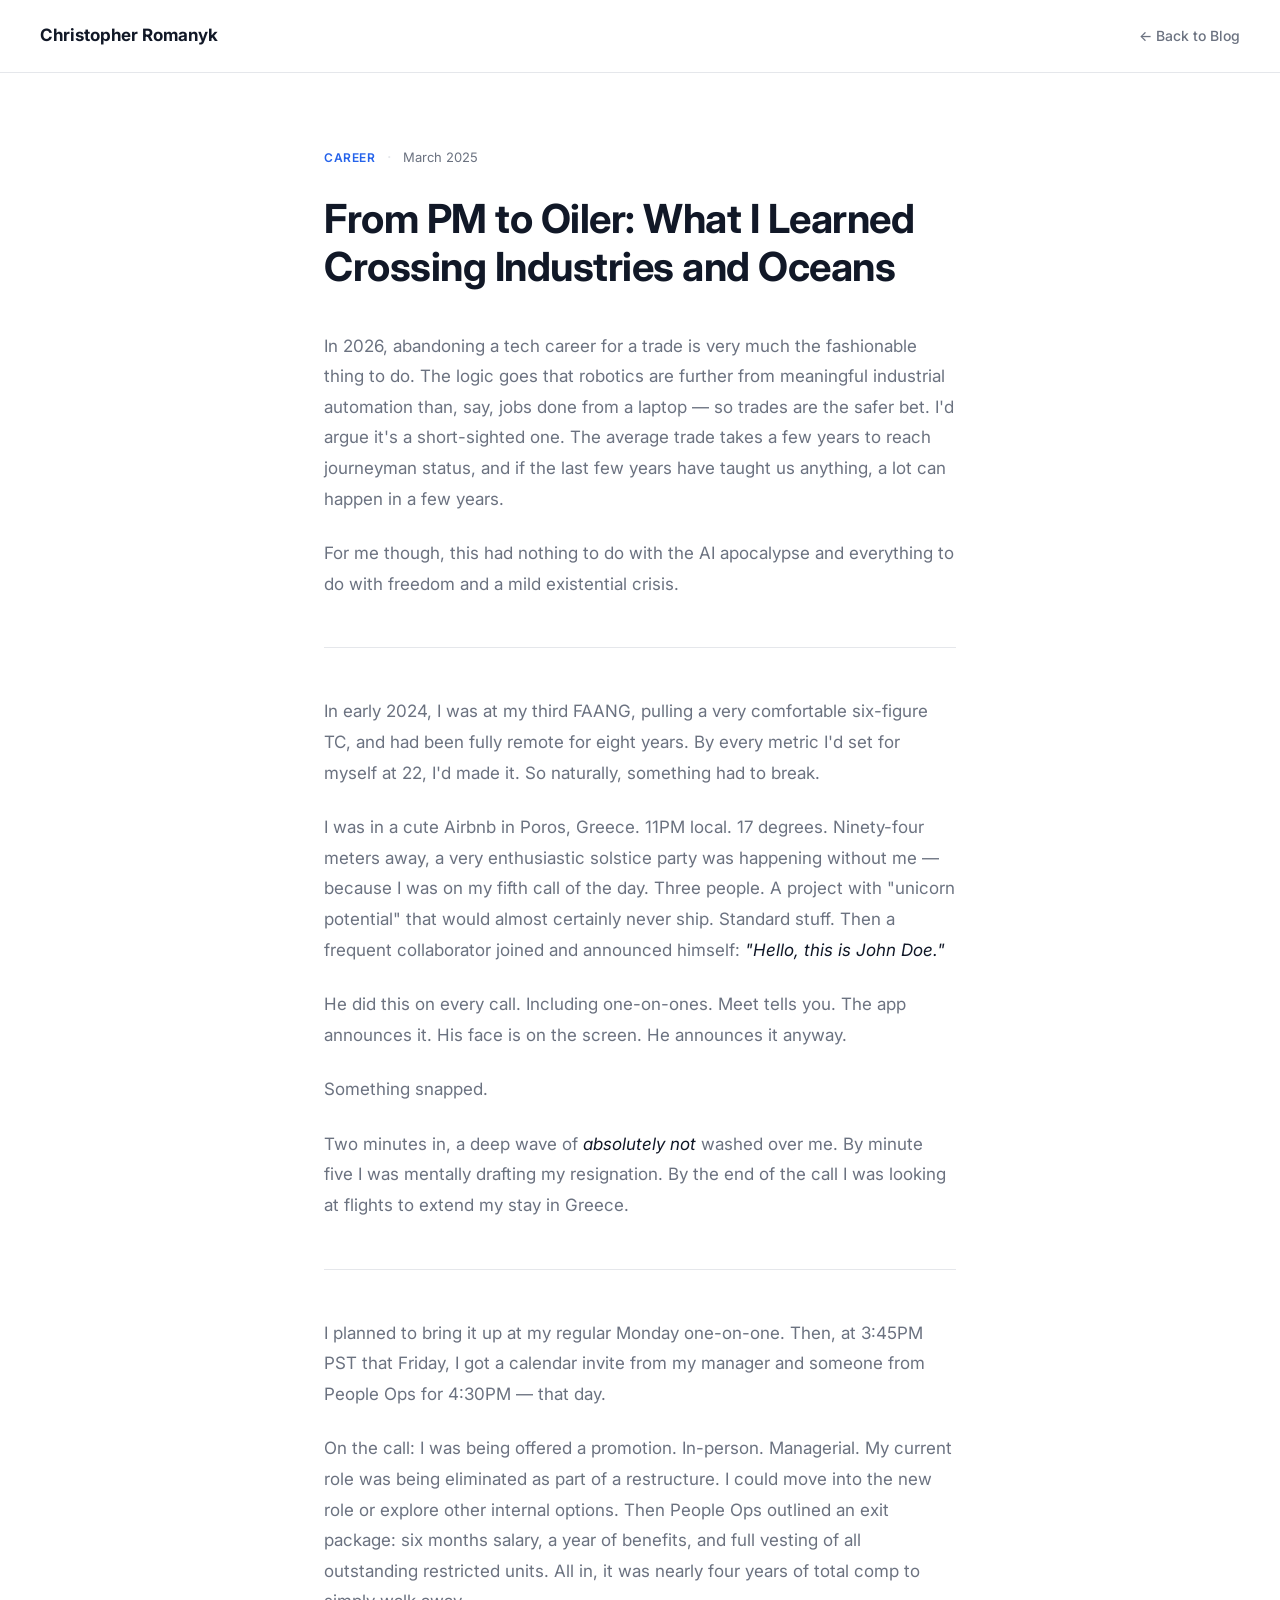
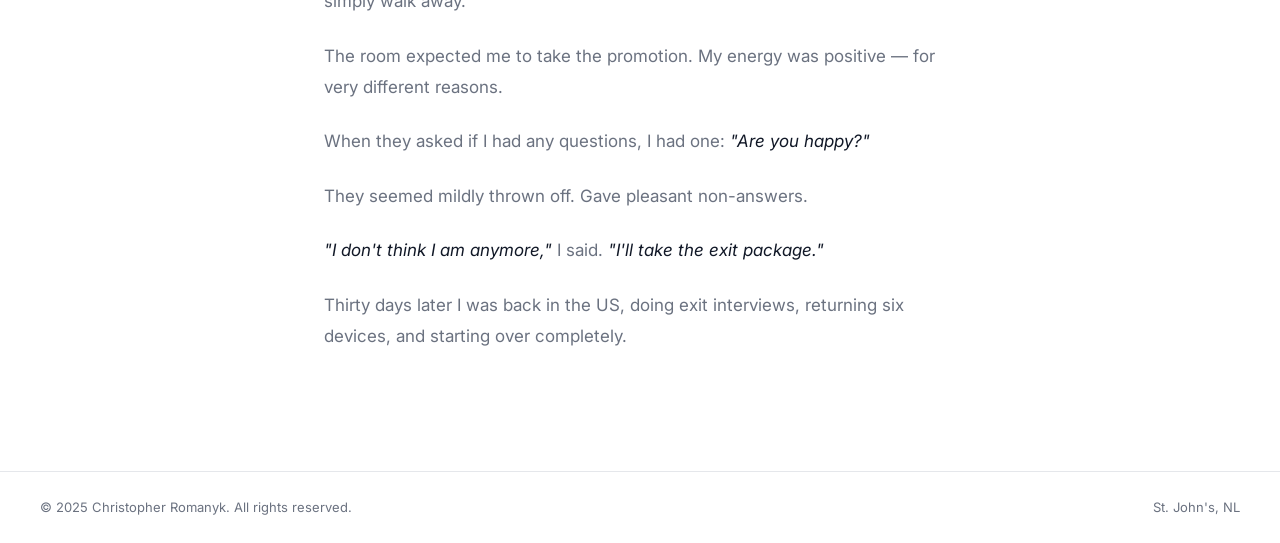
<file: blog/from-pm-to-oiler.html>
<!DOCTYPE html>
<html lang="en">
<head>
  <meta charset="UTF-8" />
  <meta name="viewport" content="width=device-width, initial-scale=1.0" />
  <title>From PM to Oiler — Christopher Romanyk</title>
  <link rel="preconnect" href="https://fonts.googleapis.com" />
  <link rel="preconnect" href="https://fonts.gstatic.com" crossorigin />
  <link href="https://fonts.googleapis.com/css2?family=Inter:wght@400;500;600;700&display=swap" rel="stylesheet" />
  <style>
    *, *::before, *::after { box-sizing: border-box; margin: 0; padding: 0; }

    :root {
      --bg:        #ffffff;
      --text-prim: #111827;
      --text-sec:  #6b7280;
      --accent:    #2563eb;
      --border:    #e5e7eb;
      --max-w:     680px;
      --pad-x:     24px;
    }

    html { scroll-behavior: smooth; }

    body {
      font-family: 'Inter', sans-serif;
      background: var(--bg);
      color: var(--text-prim);
      line-height: 1.6;
    }

    /* NAV */
    header {
      position: sticky;
      top: 0;
      z-index: 100;
      background: rgba(255,255,255,0.85);
      backdrop-filter: blur(12px);
      -webkit-backdrop-filter: blur(12px);
      border-bottom: 1px solid var(--border);
    }
    nav {
      max-width: 1280px;
      margin: 0 auto;
      padding: 0 40px;
      height: 72px;
      display: flex;
      align-items: center;
      justify-content: space-between;
    }
    .nav-logo {
      font-size: 17px;
      font-weight: 700;
      color: var(--text-prim);
      text-decoration: none;
    }
    .nav-back {
      font-size: 14px;
      font-weight: 500;
      color: var(--text-sec);
      text-decoration: none;
      display: flex;
      align-items: center;
      gap: 6px;
      transition: color 0.2s;
    }
    .nav-back:hover { color: var(--text-prim); }

    /* POST */
    .post-wrap {
      max-width: var(--max-w);
      margin: 0 auto;
      padding: 72px var(--pad-x) 120px;
    }

    .post-meta {
      display: flex;
      align-items: center;
      gap: 12px;
      margin-bottom: 24px;
    }
    .post-category {
      font-size: 12px;
      font-weight: 600;
      color: var(--accent);
      text-transform: uppercase;
      letter-spacing: 0.5px;
    }
    .post-date {
      font-size: 13px;
      color: var(--text-sec);
    }
    .post-sep { color: var(--border); }

    .post-title {
      font-size: 40px;
      font-weight: 700;
      line-height: 1.2;
      letter-spacing: -0.5px;
      margin-bottom: 40px;
    }

    .post-body p {
      font-size: 17px;
      color: var(--text-sec);
      line-height: 1.8;
      margin-bottom: 24px;
    }
    .post-body p:last-child { margin-bottom: 0; }

    .post-body em {
      color: var(--text-prim);
      font-style: italic;
    }

    .post-divider {
      height: 1px;
      background: var(--border);
      margin: 48px 0;
    }

    /* FOOTER */
    footer {
      border-top: 1px solid var(--border);
      height: 72px;
      display: flex;
      align-items: center;
    }
    .footer-inner {
      max-width: 1280px;
      margin: 0 auto;
      padding: 0 40px;
      width: 100%;
      display: flex;
      justify-content: space-between;
      align-items: center;
    }
    footer span { font-size: 13px; color: var(--text-sec); }

    @media (max-width: 600px) {
      .post-title { font-size: 28px; }
      .post-body p { font-size: 16px; }
      nav { padding: 0 24px; }
    }
  </style>
</head>
<body>

  <header>
    <nav>
      <a class="nav-logo" href="/">Christopher Romanyk</a>
      <a class="nav-back" href="/#blog">← Back to Blog</a>
    </nav>
  </header>

  <main class="post-wrap">

    <div class="post-meta">
      <span class="post-category">Career</span>
      <span class="post-sep">·</span>
      <span class="post-date">March 2025</span>
    </div>

    <h1 class="post-title">From PM to Oiler: What I Learned Crossing Industries and Oceans</h1>

    <div class="post-body">

      <p>In 2026, abandoning a tech career for a trade is very much the fashionable thing to do. The logic goes that robotics are further from meaningful industrial automation than, say, jobs done from a laptop — so trades are the safer bet. I'd argue it's a short-sighted one. The average trade takes a few years to reach journeyman status, and if the last few years have taught us anything, a lot can happen in a few years.</p>

      <p>For me though, this had nothing to do with the AI apocalypse and everything to do with freedom and a mild existential crisis.</p>

      <div class="post-divider"></div>

      <p>In early 2024, I was at my third FAANG, pulling a very comfortable six-figure TC, and had been fully remote for eight years. By every metric I'd set for myself at 22, I'd made it. So naturally, something had to break.</p>

      <p>I was in a cute Airbnb in Poros, Greece. 11PM local. 17 degrees. Ninety-four meters away, a very enthusiastic solstice party was happening without me — because I was on my fifth call of the day. Three people. A project with "unicorn potential" that would almost certainly never ship. Standard stuff. Then a frequent collaborator joined and announced himself: <em>"Hello, this is John Doe."</em></p>

      <p>He did this on every call. Including one-on-ones. Meet tells you. The app announces it. His face is on the screen. He announces it anyway.</p>

      <p>Something snapped.</p>

      <p>Two minutes in, a deep wave of <em>absolutely not</em> washed over me. By minute five I was mentally drafting my resignation. By the end of the call I was looking at flights to extend my stay in Greece.</p>

      <div class="post-divider"></div>

      <p>I planned to bring it up at my regular Monday one-on-one. Then, at 3:45PM PST that Friday, I got a calendar invite from my manager and someone from People Ops for 4:30PM — that day.</p>

      <p>On the call: I was being offered a promotion. In-person. Managerial. My current role was being eliminated as part of a restructure. I could move into the new role or explore other internal options. Then People Ops outlined an exit package: six months salary, a year of benefits, and full vesting of all outstanding restricted units. All in, it was nearly four years of total comp to simply walk away.</p>

      <p>The room expected me to take the promotion. My energy was positive — for very different reasons.</p>

      <p>When they asked if I had any questions, I had one: <em>"Are you happy?"</em></p>

      <p>They seemed mildly thrown off. Gave pleasant non-answers.</p>

      <p><em>"I don't think I am anymore,"</em> I said. <em>"I'll take the exit package."</em></p>

      <p>Thirty days later I was back in the US, doing exit interviews, returning six devices, and starting over completely.</p>

    </div>

  </main>

  <footer>
    <div class="footer-inner">
      <span>© 2025 Christopher Romanyk. All rights reserved.</span>
      <span>St. John's, NL</span>
    </div>
  </footer>

</body>
</html>
</file>
